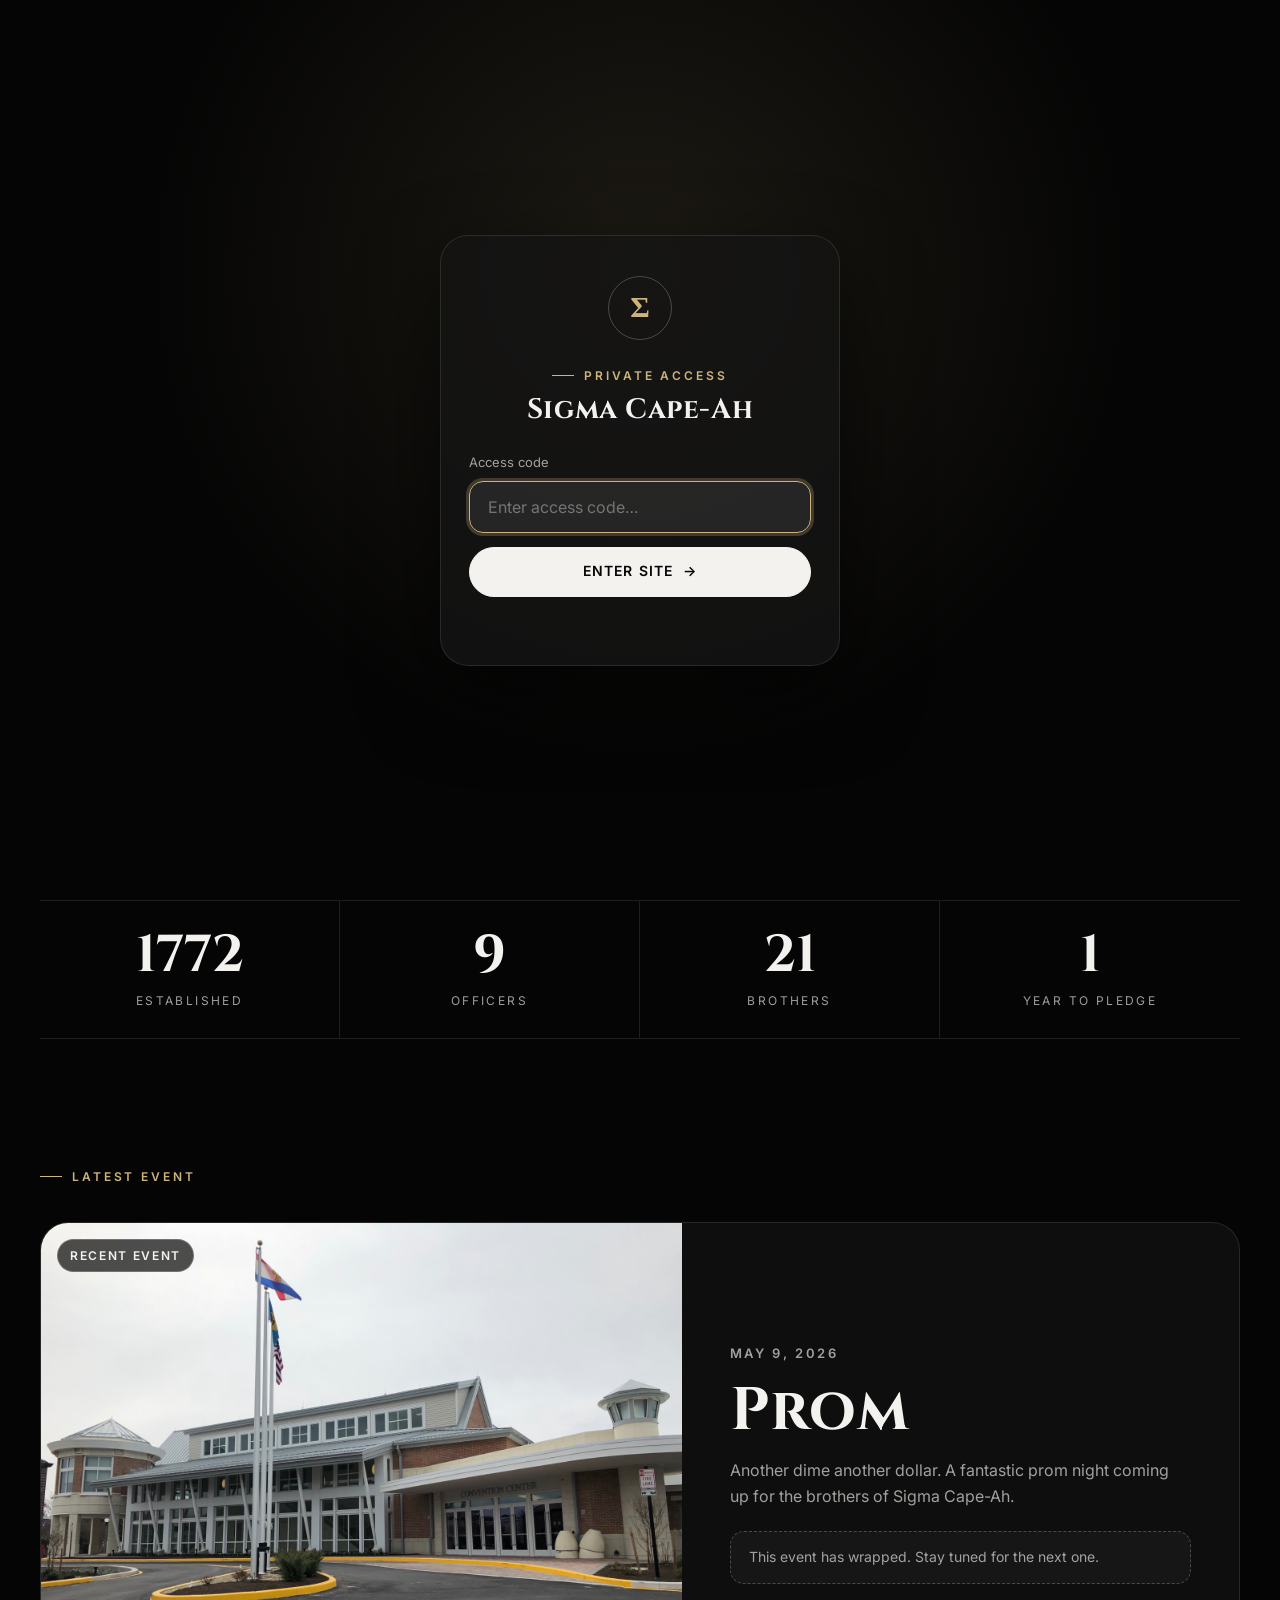
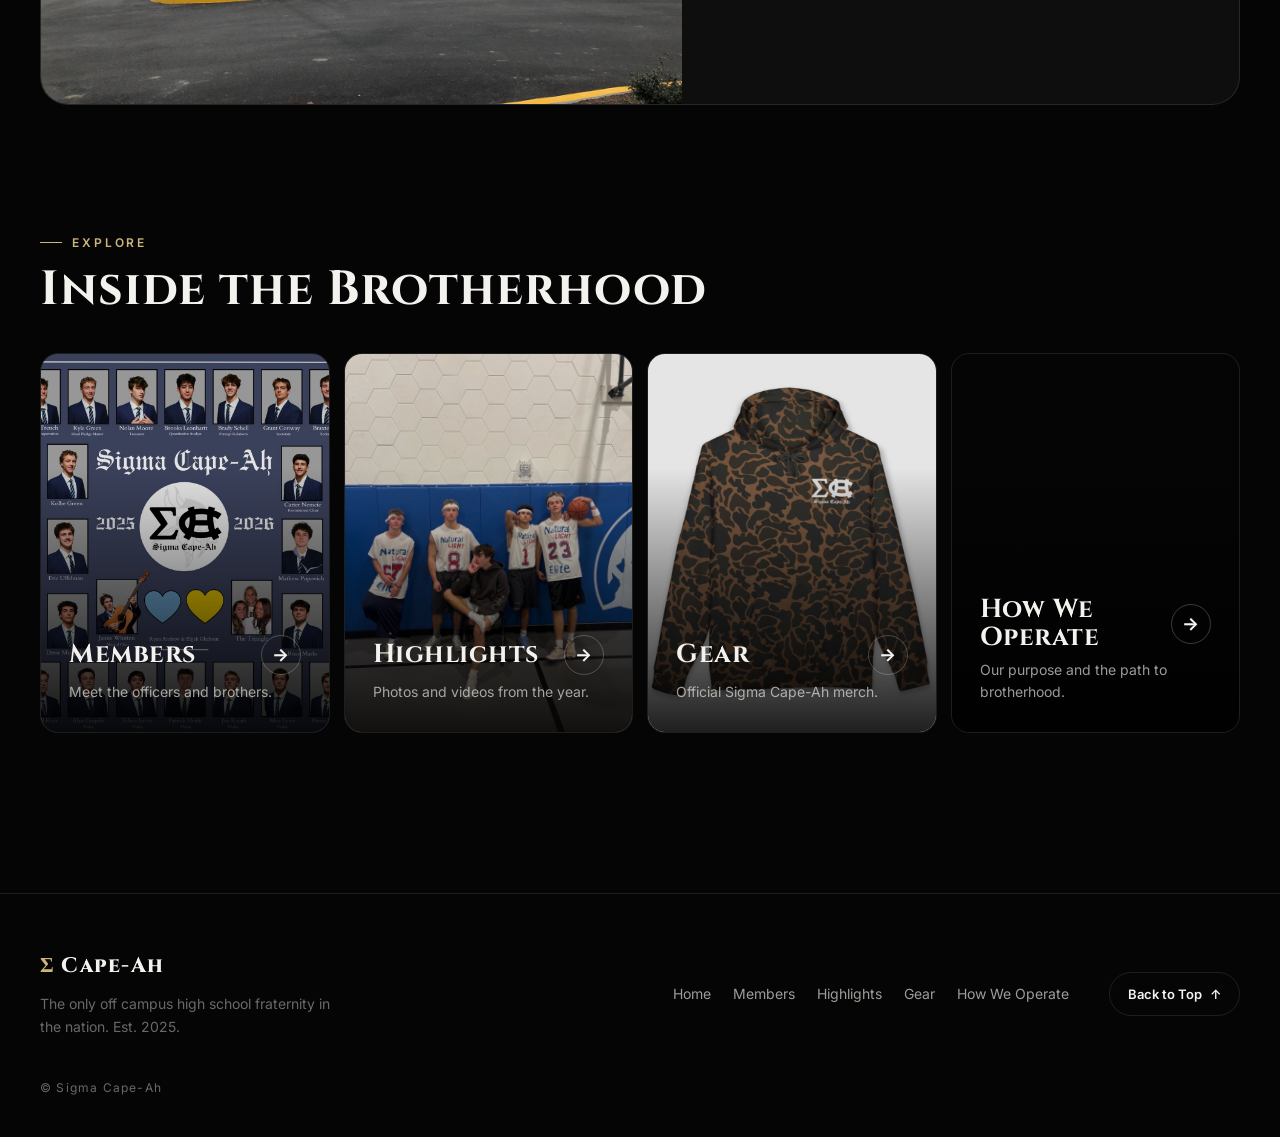
<file: index.html>
<!DOCTYPE html>
<html lang="en">
<head>
  <meta charset="UTF-8" />
  <meta name="viewport" content="width=device-width, initial-scale=1.0, viewport-fit=cover" />
  <title>Sigma Cape-Ah</title>
  <meta name="description" content="Sigma Cape-Ah — the only off campus high school fraternity in the nation. Est. 2025." />
  <meta name="theme-color" content="#050505" />
  <meta name="robots" content="noindex, nofollow" />
  <meta property="og:title" content="Sigma Cape-Ah" />
  <meta property="og:description" content="Sigma Cape-Ah — the only off campus high school fraternity in the nation. Est. 2025." />
  <meta property="og:image" content="images/web/hero.jpg" />
  <link rel="icon" href="data:image/svg+xml,%3Csvg xmlns='http://www.w3.org/2000/svg' viewBox='0 0 100 100'%3E%3Crect width='100' height='100' rx='22' fill='%23050505'/%3E%3Ctext x='50' y='70' font-size='62' text-anchor='middle' fill='%23cdb47d' font-family='serif'%3E%CE%A3%3C/text%3E%3C/svg%3E" />

  <link rel="preconnect" href="https://fonts.googleapis.com" />
  <link rel="preconnect" href="https://fonts.gstatic.com" crossorigin />
  <link href="https://fonts.googleapis.com/css2?family=Cinzel:wght@500;600;700;800&family=Inter:wght@300;400;500;600&display=swap" rel="stylesheet" />
  <link rel="stylesheet" href="styles.css?v=22" />

  <script>
    document.documentElement.classList.add("js");
    try { if (localStorage.getItem("siteAccess") === "granted") document.documentElement.classList.add("access-granted"); } catch (e) {}
  </script>
  <script src="script.js?v=22" defer></script>
</head>

<body>

  <div id="passwordOverlay" role="dialog" aria-modal="true" aria-labelledby="gate-title">
    <form class="passwordBox" id="passwordForm" novalidate>
      <div class="sigil" aria-hidden="true">Σ</div>
      <p class="label">Private Access</p>
      <h2 id="gate-title" translate="no">Sigma Cape-Ah</h2>

      <label for="passwordInput">Access code</label>
      <input type="password" id="passwordInput" name="access-code" placeholder="Enter access code…" autocomplete="off" autocapitalize="off" spellcheck="false" required />

      <button type="submit" class="btn" id="passwordButton">Enter Site <span class="arrow" aria-hidden="true">→</span></button>

      <p id="passwordError" role="alert" aria-live="polite"></p>
    </form>
  </div>

  <a class="skip-link" href="#main">Skip to Content</a>

  <header class="navbar">
    <a href="index.html" class="logo" translate="no"><span>Σ</span> Cape-Ah</a>

    <nav class="nav-links" aria-label="Main">
      <a href="index.html" aria-current="page">Home</a>
      <a href="members.html">Members</a>
      <a href="highlights.html">Highlights</a>
      <a href="gear.html">Gear</a>
      <a href="operate.html">How We Operate</a>
    </nav>

    <button class="menu-toggle" type="button" aria-expanded="false" aria-controls="menu-sheet" aria-label="Open menu">
      <span></span><span></span>
    </button>
  </header>

  <nav class="menu-sheet" id="menu-sheet" aria-label="Mobile">
    <a href="index.html" style="--i:0" aria-current="page"><small>01</small>Home</a>
    <a href="members.html" style="--i:1"><small>02</small>Members</a>
    <a href="highlights.html" style="--i:2"><small>03</small>Highlights</a>
    <a href="gear.html" style="--i:3"><small>04</small>Gear</a>
    <a href="operate.html" style="--i:4"><small>05</small>How We Operate</a>
  </nav>

  <main id="main">

    <section class="hero" aria-labelledby="hero-title">
      <img class="hero-bg" src="images/web/hero.jpg" alt="" width="1600" height="900" fetchpriority="high" />

      <div class="hero-content">
        <h1 class="hero-title" id="hero-title" aria-label="Sigma Cape-Ah" translate="no"><span class="word"><span class="ch" style="--i:1">S</span><span class="ch" style="--i:2">i</span><span class="ch" style="--i:3">g</span><span class="ch" style="--i:4">m</span><span class="ch" style="--i:5">a</span></span> <span class="word"><span class="ch" style="--i:6">C</span><span class="ch" style="--i:7">a</span><span class="ch" style="--i:8">p</span><span class="ch" style="--i:9">e</span><span class="ch" style="--i:10">-</span><span class="ch" style="--i:11">A</span><span class="ch" style="--i:12">h</span></span></h1>
        <p class="hero-tagline">The only off campus highschool fraternity in the nation</p>
        <p class="hero-est">Est. 2025</p>
      </div>

      <a class="scroll-cue" href="#upcoming">
        <span class="mouse" aria-hidden="true"></span>
        Scroll for upcoming events
      </a>
    </section>

    <div class="wrap">
      <div class="stats reveal" aria-label="By the numbers">
        <div class="stat"><strong data-count="2025">2025</strong><span>Established</span></div>
        <div class="stat"><strong data-count="10">10</strong><span>Officers</span></div>
        <div class="stat"><strong data-count="24">24</strong><span>Brothers</span></div>
        <div class="stat"><strong data-count="1">1</strong><span>Year to Pledge</span></div>
      </div>
    </div>

    <section class="section" id="upcoming" aria-labelledby="event-title">
      <div class="wrap">
        <div class="section-head reveal">
          <div>
            <p class="label" data-event-label>Upcoming Event</p>
          </div>
        </div>

        <article class="event-card reveal">
          <div class="event-image">
            <img src="images/web/event1.jpg" alt="Venue for the upcoming prom" width="1600" height="1200" loading="lazy" decoding="async" />
            <span class="event-badge" data-event-badge>Upcoming</span>
          </div>

          <div class="event-info">
            <p class="event-date"><time datetime="2026-05-09" data-event-date="2026-05-09T00:00:00">May 9, 2026</time></p>
            <h2 id="event-title">Prom</h2>
            <p>Another dime another dollar. A fantastic prom night coming up for the brothers of Sigma Cape-Ah.</p>

            <div class="countdown" data-countdown="2026-05-09T18:00:00" aria-label="Time until the event">
              <div><strong data-d>0</strong><span>Days</span></div>
              <div><strong data-h>00</strong><span>Hours</span></div>
              <div><strong data-m>00</strong><span>Min</span></div>
              <div><strong data-s>00</strong><span>Sec</span></div>
            </div>
          </div>
        </article>
      </div>
    </section>

    <section class="section" aria-labelledby="explore-title" style="padding-top:0">
      <div class="wrap">
        <div class="section-head reveal">
          <div>
            <p class="label">Explore</p>
            <h2 id="explore-title">Inside the Brotherhood</h2>
          </div>
        </div>
        <div class="tiles">
        <a href="members.html" class="tile reveal" style="--d:0">
          <img src="images/web/members-hero.jpg" alt="" width="1600" height="1250" loading="lazy" decoding="async" />
          <div class="tile-text">
            <h3>Members <span class="arrow" aria-hidden="true">→</span></h3>
            <p>Meet the officers and brothers.</p>
          </div>
        </a>
        <a href="highlights.html" class="tile reveal" style="--d:1">
          <img src="images/web/highlight1.jpg" alt="" width="1200" height="1600" loading="lazy" decoding="async" />
          <div class="tile-text">
            <h3>Highlights <span class="arrow" aria-hidden="true">→</span></h3>
            <p>Photos and videos from the year.</p>
          </div>
        </a>
        <a href="gear.html" class="tile reveal" style="--d:2">
          <img src="images/web/product2.png" alt="" width="990" height="1000" loading="lazy" decoding="async" />
          <div class="tile-text">
            <h3>Gear <span class="arrow" aria-hidden="true">→</span></h3>
            <p>Official Sigma Cape-Ah merch.</p>
          </div>
        </a>
        <a href="operate.html" class="tile reveal" style="--d:3">
          <img src="images/web/about2.jpg" alt="" width="1600" height="1200" loading="lazy" decoding="async" />
          <div class="tile-text">
            <h3>How We Operate <span class="arrow" aria-hidden="true">→</span></h3>
            <p>Our purpose and the path to brotherhood.</p>
          </div>
        </a>
        </div>
      </div>
    </section>

  </main>

  <footer class="site-footer">
    <div class="wrap footer-inner">
      <div class="footer-brand">
        <a href="index.html" class="logo" translate="no"><span>Σ</span> Cape-Ah</a>
        <p>The only off campus high school fraternity in the nation. Est.&nbsp;2025.</p>
      </div>
      <nav class="footer-links" aria-label="Footer">
        <a href="index.html">Home</a>
        <a href="members.html">Members</a>
        <a href="highlights.html">Highlights</a>
        <a href="gear.html">Gear</a>
        <a href="operate.html">How We Operate</a>
      </nav>
      <button class="to-top" type="button" data-to-top>Back to Top <span aria-hidden="true">↑</span></button>
      <p class="footer-copy" translate="no">© Sigma Cape-Ah</p>
    </div>
  </footer>

</body>
</html>
</file>
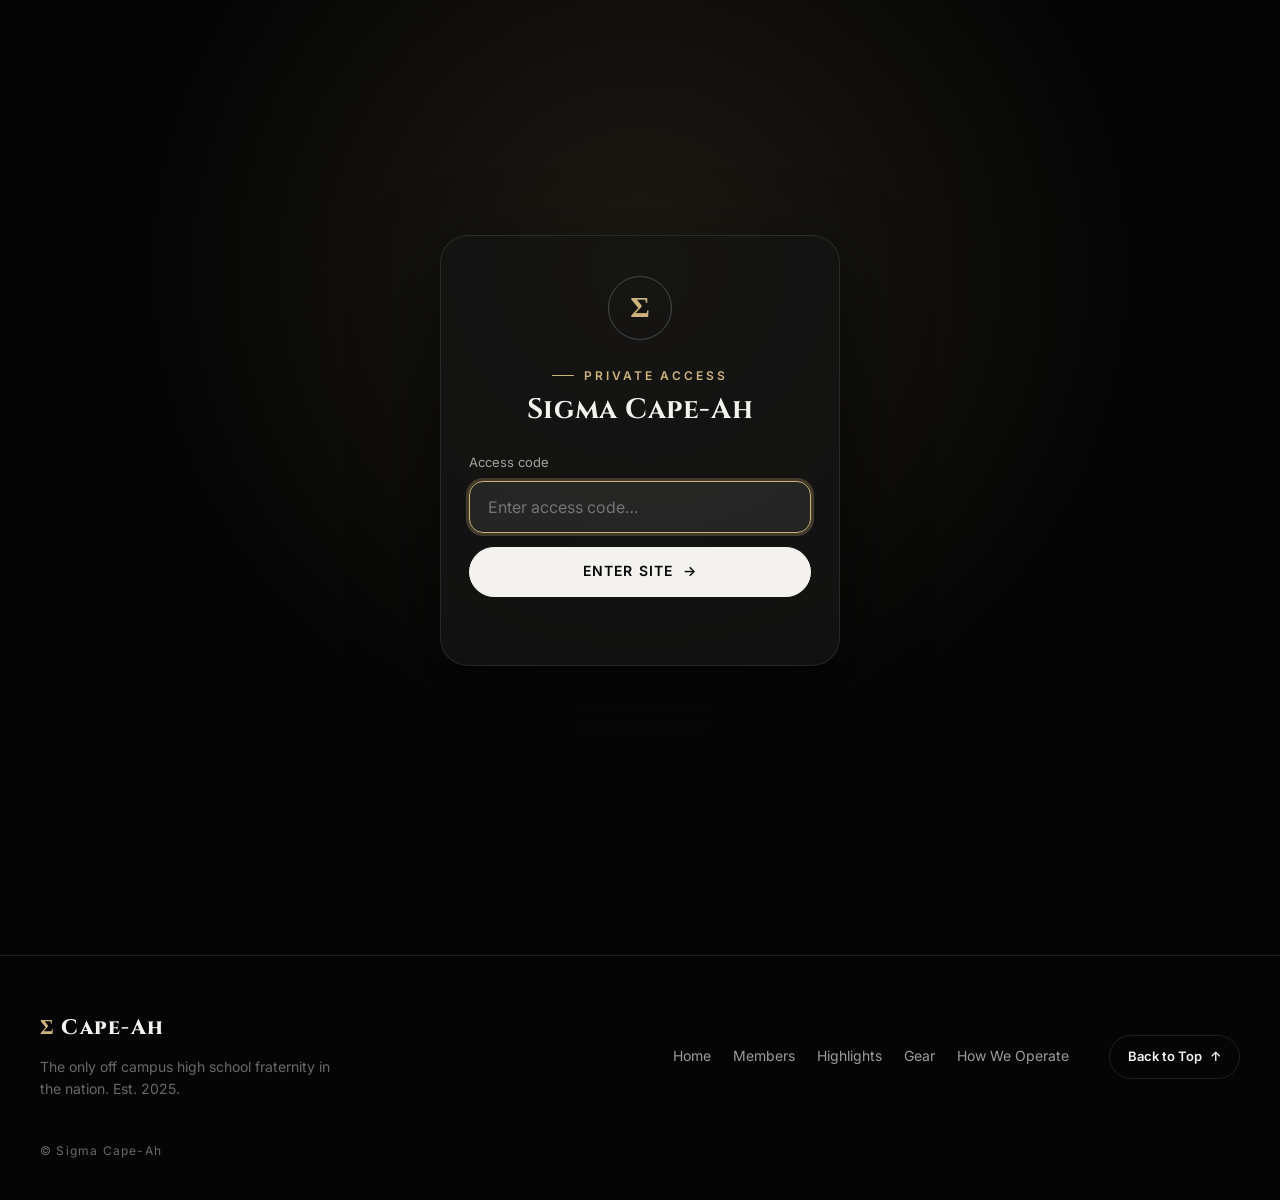
<file: gear.html>
<!DOCTYPE html>
<html lang="en">
<head>
  <meta charset="UTF-8" />
  <meta name="viewport" content="width=device-width, initial-scale=1.0, viewport-fit=cover" />
  <title>Gear | Sigma Cape-Ah</title>
  <meta name="description" content="Official Sigma Cape-Ah merch: tees, hoodies, vests, and quarter zips." />
  <meta name="theme-color" content="#050505" />
  <meta name="robots" content="noindex, nofollow" />
  <meta property="og:title" content="Gear | Sigma Cape-Ah" />
  <meta property="og:description" content="Official Sigma Cape-Ah merch: tees, hoodies, vests, and quarter zips." />
  <meta property="og:image" content="images/web/hero.jpg" />
  <link rel="icon" href="data:image/svg+xml,%3Csvg xmlns='http://www.w3.org/2000/svg' viewBox='0 0 100 100'%3E%3Crect width='100' height='100' rx='22' fill='%23050505'/%3E%3Ctext x='50' y='70' font-size='62' text-anchor='middle' fill='%23cdb47d' font-family='serif'%3E%CE%A3%3C/text%3E%3C/svg%3E" />

  <link rel="preconnect" href="https://fonts.googleapis.com" />
  <link rel="preconnect" href="https://fonts.gstatic.com" crossorigin />
  <link href="https://fonts.googleapis.com/css2?family=Cinzel:wght@500;600;700;800&family=Inter:wght@300;400;500;600&display=swap" rel="stylesheet" />
  <link rel="stylesheet" href="styles.css?v=22" />

  <script>
    document.documentElement.classList.add("js");
    try { if (localStorage.getItem("siteAccess") === "granted") document.documentElement.classList.add("access-granted"); } catch (e) {}
  </script>
  <script src="script.js?v=22" defer></script>
</head>

<body>

  <div id="passwordOverlay" role="dialog" aria-modal="true" aria-labelledby="gate-title">
    <form class="passwordBox" id="passwordForm" novalidate>
      <div class="sigil" aria-hidden="true">Σ</div>
      <p class="label">Private Access</p>
      <h2 id="gate-title" translate="no">Sigma Cape-Ah</h2>

      <label for="passwordInput">Access code</label>
      <input type="password" id="passwordInput" name="access-code" placeholder="Enter access code…" autocomplete="off" autocapitalize="off" spellcheck="false" required />

      <button type="submit" class="btn" id="passwordButton">Enter Site <span class="arrow" aria-hidden="true">→</span></button>

      <p id="passwordError" role="alert" aria-live="polite"></p>
    </form>
  </div>

  <a class="skip-link" href="#main">Skip to Content</a>

  <header class="navbar">
    <a href="index.html" class="logo" translate="no"><span>Σ</span> Cape-Ah</a>

    <nav class="nav-links" aria-label="Main">
      <a href="index.html">Home</a>
      <a href="members.html">Members</a>
      <a href="highlights.html">Highlights</a>
      <a href="gear.html" aria-current="page">Gear</a>
      <a href="operate.html">How We Operate</a>
    </nav>

    <button class="menu-toggle" type="button" aria-expanded="false" aria-controls="menu-sheet" aria-label="Open menu">
      <span></span><span></span>
    </button>
  </header>

  <nav class="menu-sheet" id="menu-sheet" aria-label="Mobile">
    <a href="index.html" style="--i:0"><small>01</small>Home</a>
    <a href="members.html" style="--i:1"><small>02</small>Members</a>
    <a href="highlights.html" style="--i:2"><small>03</small>Highlights</a>
    <a href="gear.html" style="--i:3" aria-current="page"><small>04</small>Gear</a>
    <a href="operate.html" style="--i:4"><small>05</small>How We Operate</a>
  </nav>

  <main id="main">

    <section class="page-head">
      <div class="wrap">
        <p class="label reveal">Official Merch</p>
        <h1 class="reveal" style="--d:1">Buy Your Merch Here</h1>
        <p class="reveal" style="--d:2">Every piece ships through our Etsy shop.</p>
      </div>
    </section>

    <section class="section" aria-label="Products" style="padding-top:24px">
      <div class="wrap">
        <div class="gear-grid">
        <a href="product1.html" class="gear-card reveal" style="--d:0">
          <div class="gear-img">
            <img src="images/web/product1.png" alt="" width="997" height="1000" loading="lazy" decoding="async" />
          </div>
          <div class="gear-meta">
            <h2>Golf The Open Tee</h2>
            <span class="price">$18.57+</span>
          </div>
        </a>
        <a href="product2.html" class="gear-card reveal" style="--d:1">
          <div class="gear-img">
            <img src="images/web/product2.png" alt="" width="990" height="1000" loading="lazy" decoding="async" />
          </div>
          <div class="gear-meta">
            <h2>Camo First Edition Hoodie</h2>
            <span class="price">$62.23+</span>
          </div>
        </a>
        <a href="product3.html" class="gear-card reveal" style="--d:2">
          <div class="gear-img">
            <img src="images/web/product3.jpg" alt="" width="968" height="1000" loading="lazy" decoding="async" class="fill" />
          </div>
          <div class="gear-meta">
            <h2>Men&#x27;s Soft Shell Vest</h2>
            <span class="price">$51.39+</span>
          </div>
        </a>
        <a href="product4.html" class="gear-card reveal" style="--d:3">
          <div class="gear-img">
            <img src="images/web/product4.jpg" alt="" width="1000" height="978" loading="lazy" decoding="async" class="fill" />
          </div>
          <div class="gear-meta">
            <h2>Stretch Quarter Zip Pullover</h2>
            <span class="price">$51.10+</span>
          </div>
        </a>
        </div>
      </div>
    </section>

  </main>

  <footer class="site-footer">
    <div class="wrap footer-inner">
      <div class="footer-brand">
        <a href="index.html" class="logo" translate="no"><span>Σ</span> Cape-Ah</a>
        <p>The only off campus high school fraternity in the nation. Est.&nbsp;2025.</p>
      </div>
      <nav class="footer-links" aria-label="Footer">
        <a href="index.html">Home</a>
        <a href="members.html">Members</a>
        <a href="highlights.html">Highlights</a>
        <a href="gear.html">Gear</a>
        <a href="operate.html">How We Operate</a>
      </nav>
      <button class="to-top" type="button" data-to-top>Back to Top <span aria-hidden="true">↑</span></button>
      <p class="footer-copy" translate="no">© Sigma Cape-Ah</p>
    </div>
  </footer>

</body>
</html>
</file>
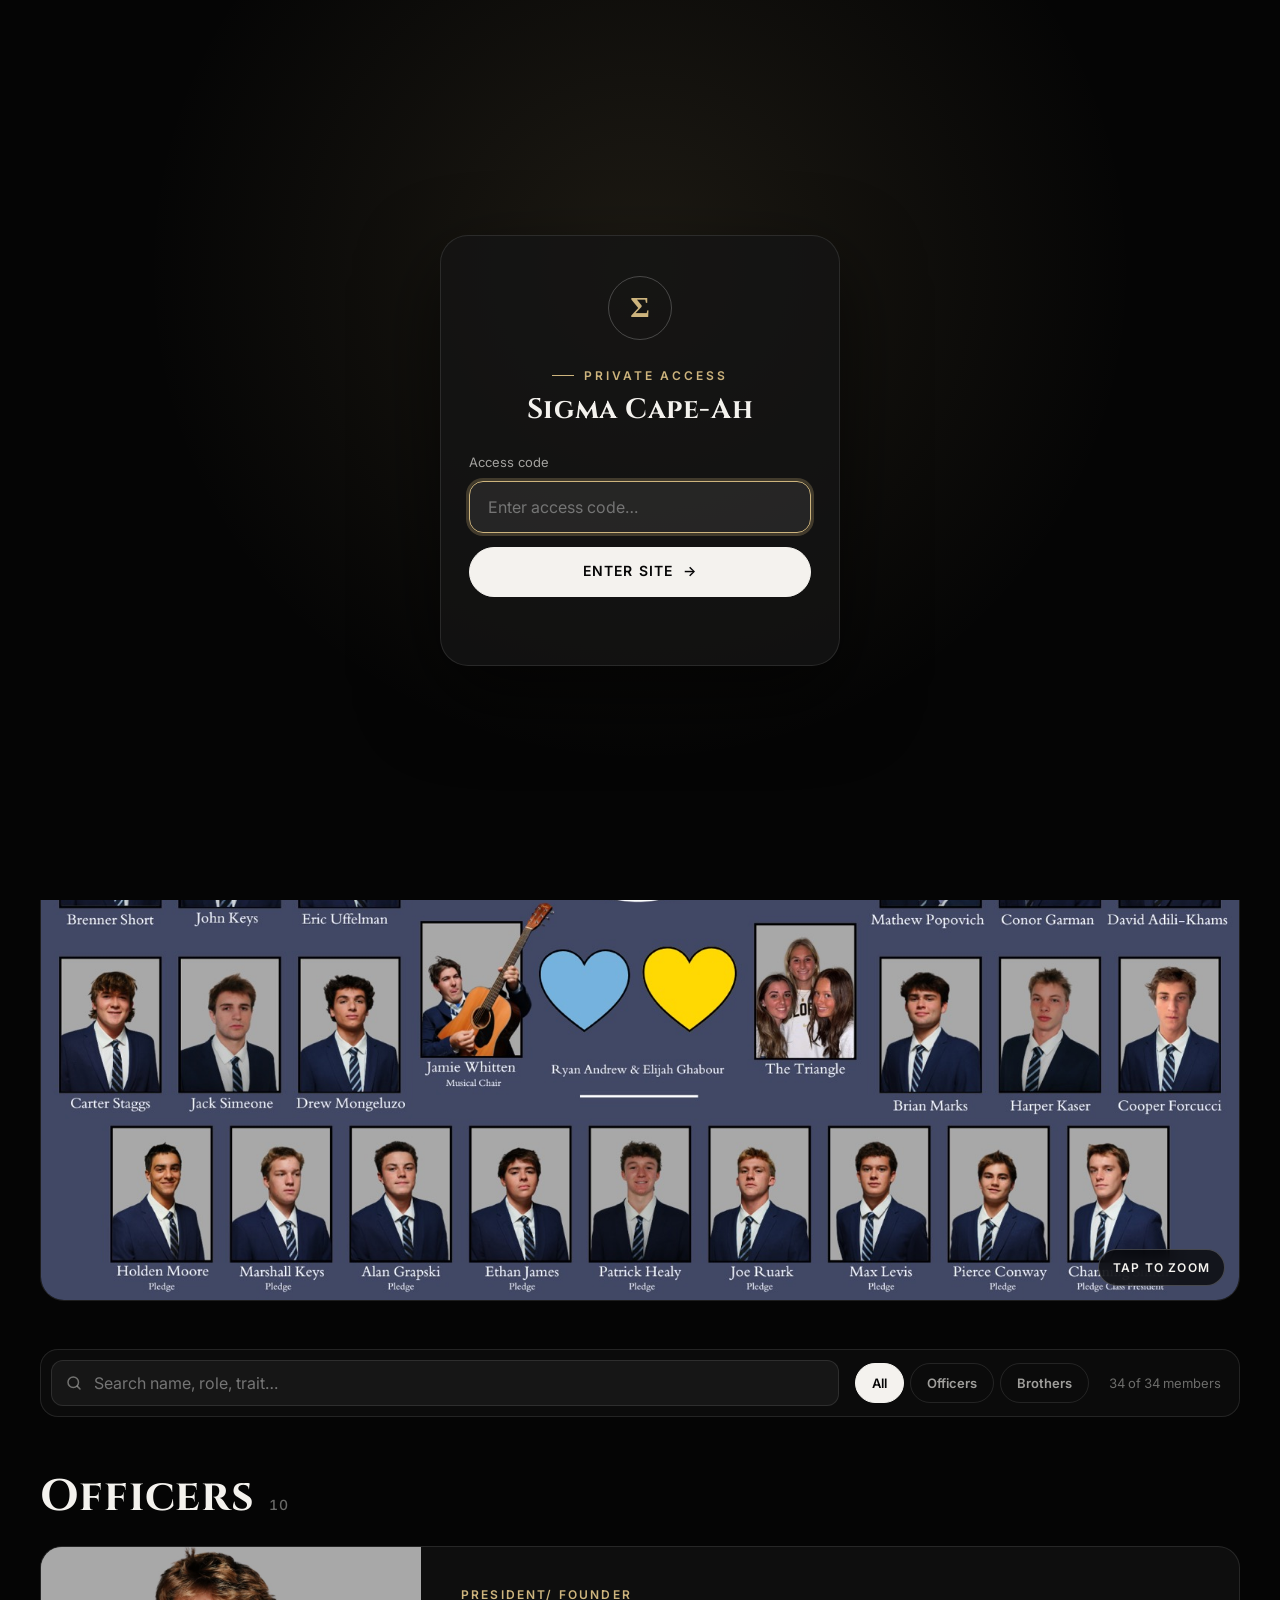
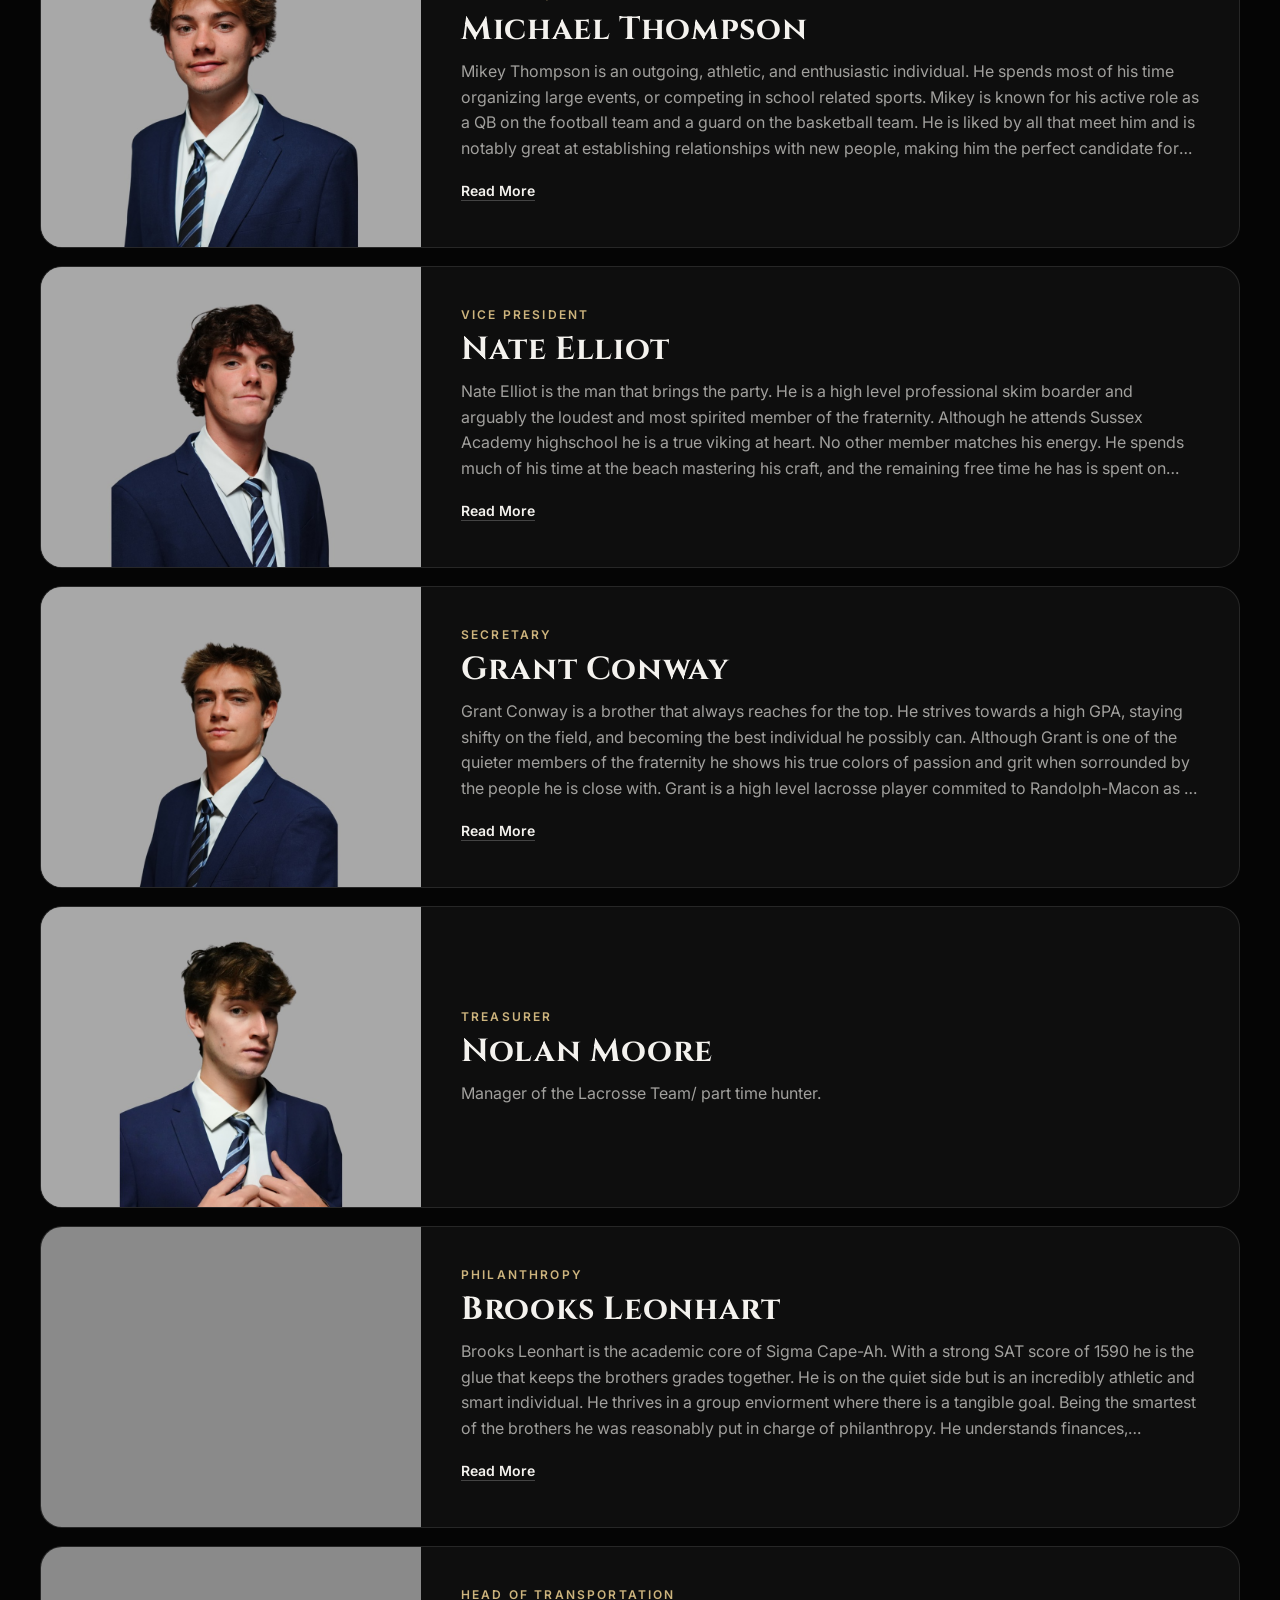
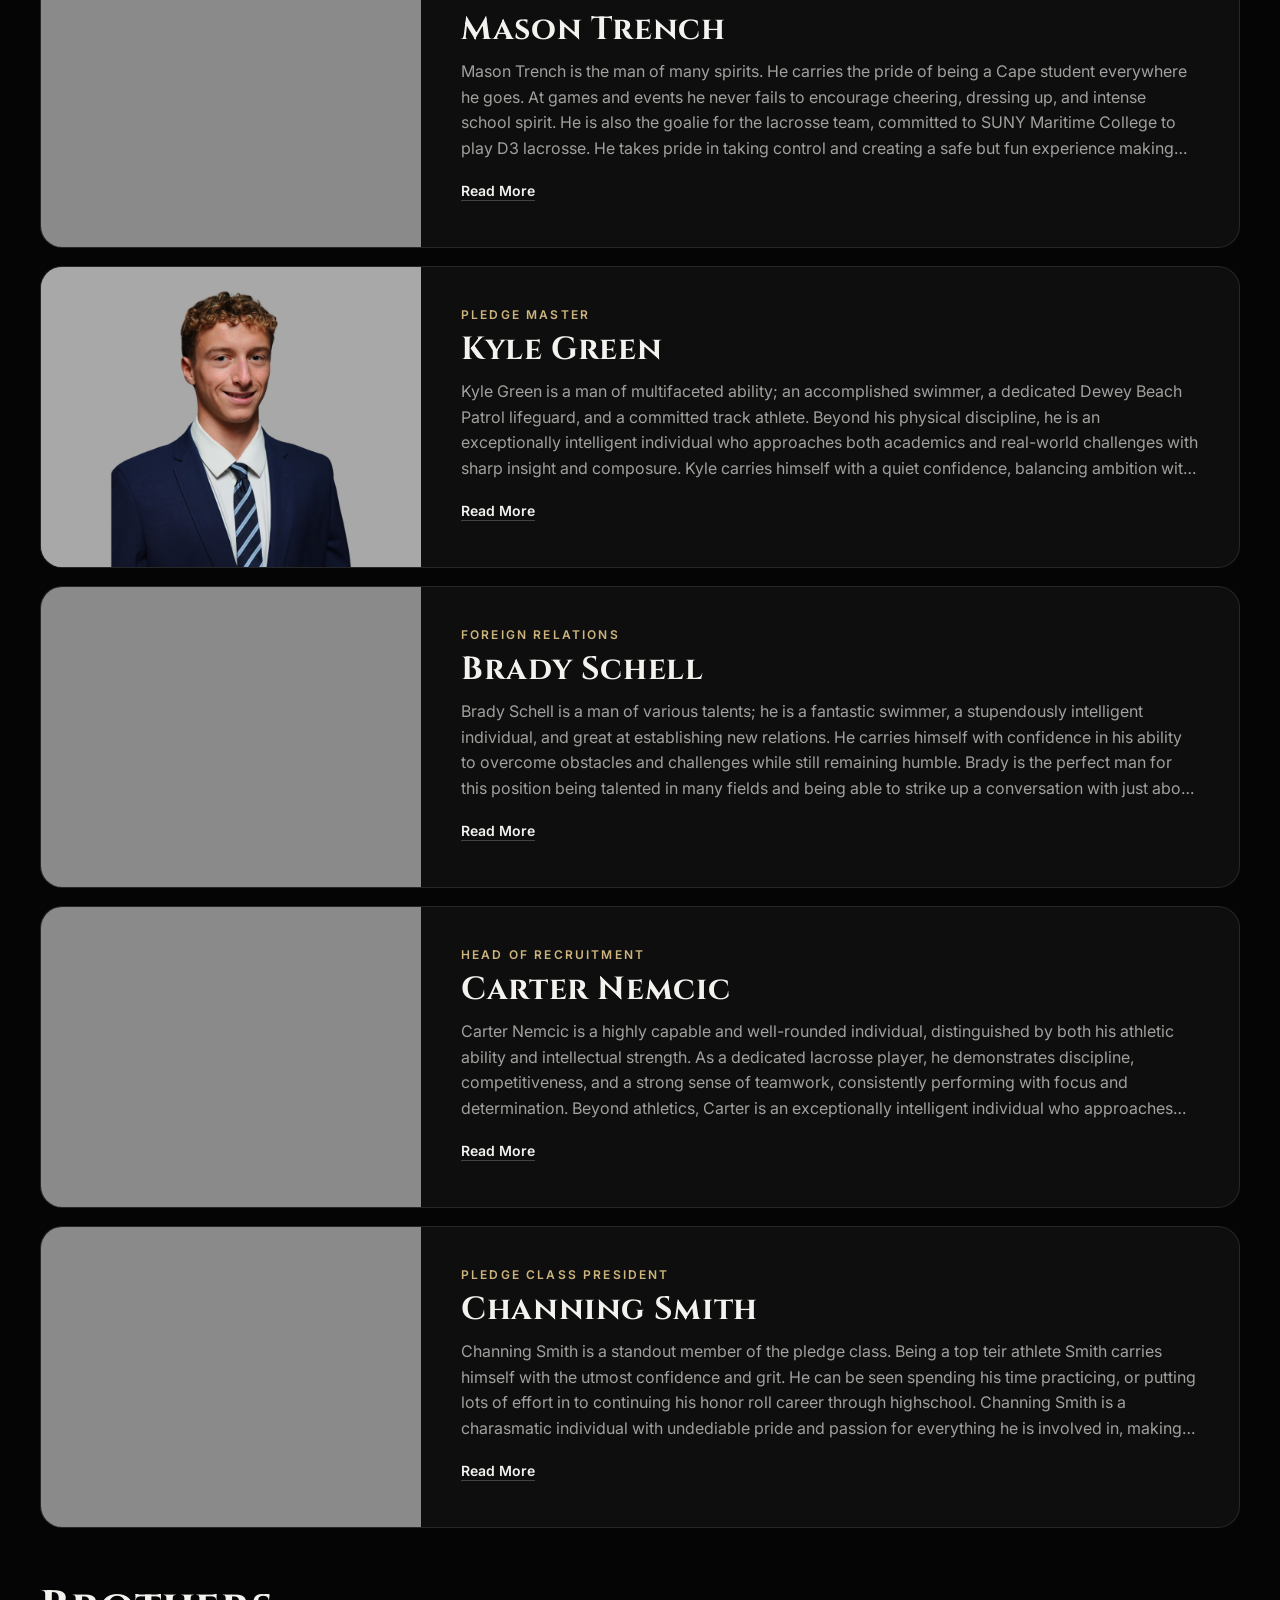
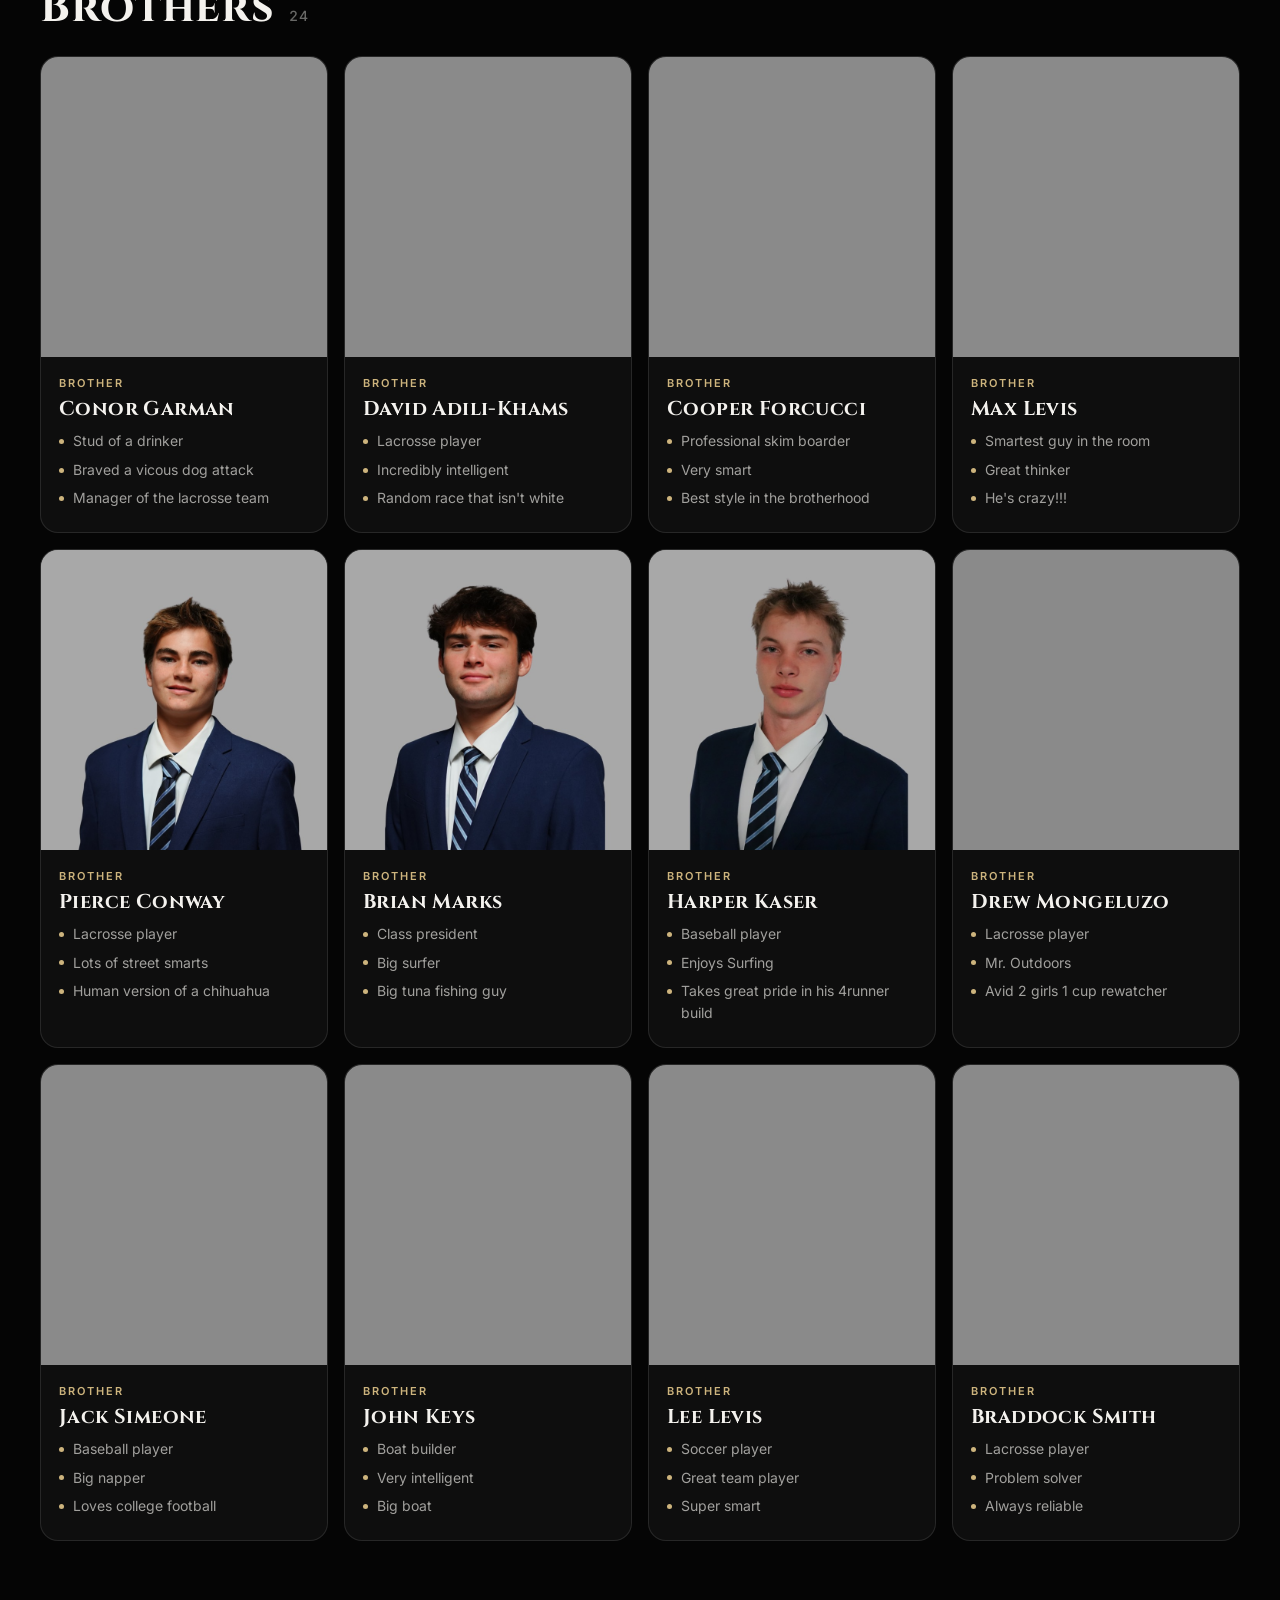
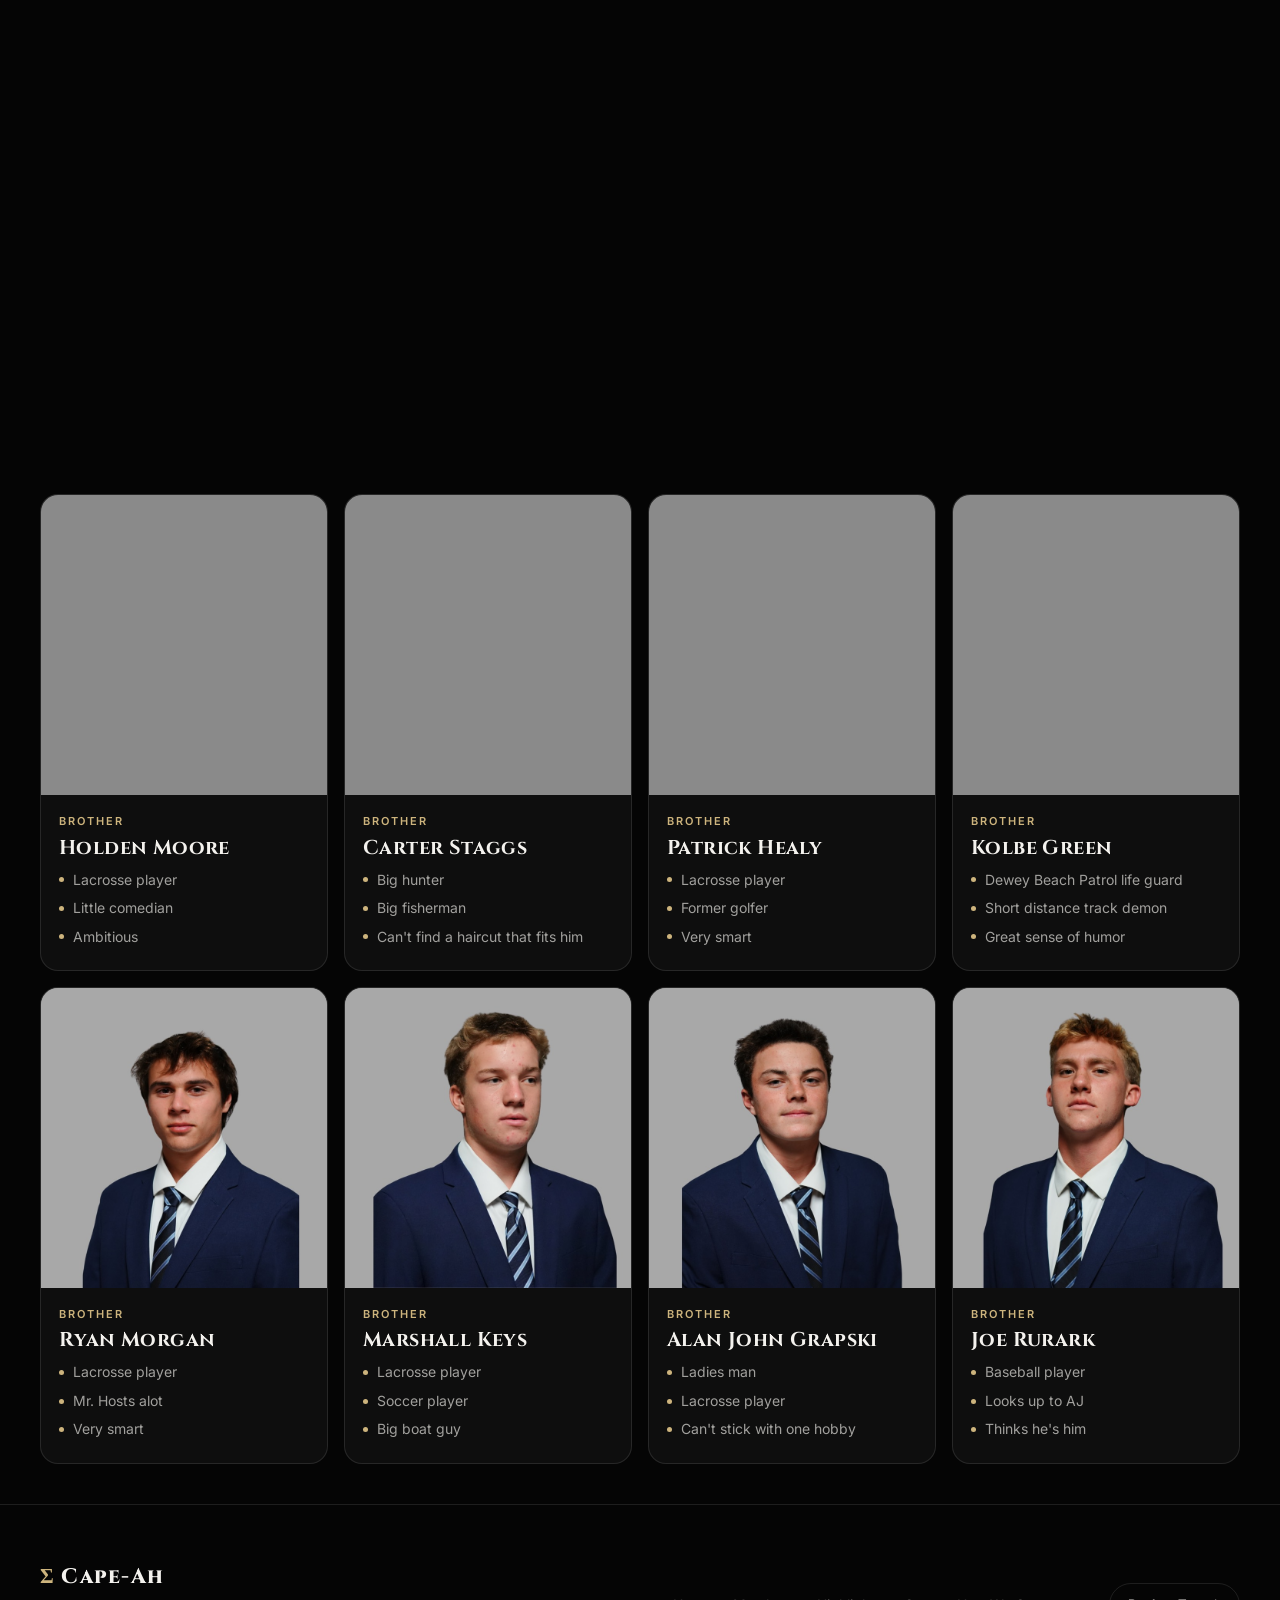
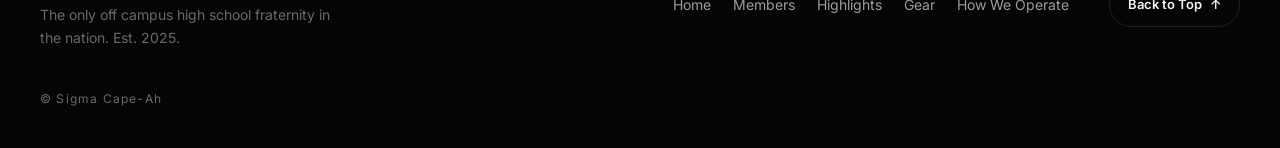
<file: members.html>
<!DOCTYPE html>
<html lang="en">
<head>
  <meta charset="UTF-8" />
  <meta name="viewport" content="width=device-width, initial-scale=1.0, viewport-fit=cover" />
  <title>Members | Sigma Cape-Ah</title>
  <meta name="description" content="Meet the officers and brothers of Sigma Cape-Ah." />
  <meta name="theme-color" content="#050505" />
  <meta name="robots" content="noindex, nofollow" />
  <meta property="og:title" content="Members | Sigma Cape-Ah" />
  <meta property="og:description" content="Meet the officers and brothers of Sigma Cape-Ah." />
  <meta property="og:image" content="images/web/hero.jpg" />
  <link rel="icon" href="data:image/svg+xml,%3Csvg xmlns='http://www.w3.org/2000/svg' viewBox='0 0 100 100'%3E%3Crect width='100' height='100' rx='22' fill='%23050505'/%3E%3Ctext x='50' y='70' font-size='62' text-anchor='middle' fill='%23cdb47d' font-family='serif'%3E%CE%A3%3C/text%3E%3C/svg%3E" />

  <link rel="preconnect" href="https://fonts.googleapis.com" />
  <link rel="preconnect" href="https://fonts.gstatic.com" crossorigin />
  <link href="https://fonts.googleapis.com/css2?family=Cinzel:wght@500;600;700;800&family=Inter:wght@300;400;500;600&display=swap" rel="stylesheet" />
  <link rel="stylesheet" href="styles.css?v=22" />

  <script>
    document.documentElement.classList.add("js");
    try { if (localStorage.getItem("siteAccess") === "granted") document.documentElement.classList.add("access-granted"); } catch (e) {}
  </script>
  <script src="script.js?v=22" defer></script>
</head>

<body>

  <div id="passwordOverlay" role="dialog" aria-modal="true" aria-labelledby="gate-title">
    <form class="passwordBox" id="passwordForm" novalidate>
      <div class="sigil" aria-hidden="true">Σ</div>
      <p class="label">Private Access</p>
      <h2 id="gate-title" translate="no">Sigma Cape-Ah</h2>

      <label for="passwordInput">Access code</label>
      <input type="password" id="passwordInput" name="access-code" placeholder="Enter access code…" autocomplete="off" autocapitalize="off" spellcheck="false" required />

      <button type="submit" class="btn" id="passwordButton">Enter Site <span class="arrow" aria-hidden="true">→</span></button>

      <p id="passwordError" role="alert" aria-live="polite"></p>
    </form>
  </div>

  <a class="skip-link" href="#main">Skip to Content</a>

  <header class="navbar">
    <a href="index.html" class="logo" translate="no"><span>Σ</span> Cape-Ah</a>

    <nav class="nav-links" aria-label="Main">
      <a href="index.html">Home</a>
      <a href="members.html" aria-current="page">Members</a>
      <a href="highlights.html">Highlights</a>
      <a href="gear.html">Gear</a>
      <a href="operate.html">How We Operate</a>
    </nav>

    <button class="menu-toggle" type="button" aria-expanded="false" aria-controls="menu-sheet" aria-label="Open menu">
      <span></span><span></span>
    </button>
  </header>

  <nav class="menu-sheet" id="menu-sheet" aria-label="Mobile">
    <a href="index.html" style="--i:0"><small>01</small>Home</a>
    <a href="members.html" style="--i:1" aria-current="page"><small>02</small>Members</a>
    <a href="highlights.html" style="--i:2"><small>03</small>Highlights</a>
    <a href="gear.html" style="--i:3"><small>04</small>Gear</a>
    <a href="operate.html" style="--i:4"><small>05</small>How We Operate</a>
  </nav>

  <main id="main">

    <section class="page-head">
      <div class="wrap">
        <p class="label reveal">The Brotherhood</p>
        <h1 class="reveal" style="--d:1">Members</h1>
        <p class="reveal" style="--d:2">10 officers and 24 brothers. Tap the composite to zoom in.</p>
      </div>
    </section>

    <div class="wrap">
      <button class="poster reveal" type="button" data-lightbox="poster" data-src="images/members-hero.png" data-alt="Sigma Cape-Ah 2025–2026 composite of all members">
        <img src="images/web/members-hero.jpg" alt="Sigma Cape-Ah 2025–2026 composite of all members" width="1600" height="1250" fetchpriority="high" />
        <span class="hint" aria-hidden="true">Tap to Zoom</span>
      </button>

      <div class="member-tools" role="search">
        <div class="search">
          <svg viewBox="0 0 24 24" fill="none" stroke="currentColor" stroke-width="2" stroke-linecap="round" aria-hidden="true"><circle cx="11" cy="11" r="7"/><path d="M20 20l-3.5-3.5"/></svg>
          <label for="member-search" class="sr-only">Search members</label>
          <input type="search" id="member-search" name="q" placeholder="Search name, role, trait…" autocomplete="off" spellcheck="false" />
        </div>
        <div class="chips" role="group" aria-label="Show">
          <button class="chip" type="button" data-filter="all" aria-pressed="true">All</button>
          <button class="chip" type="button" data-filter="officers" aria-pressed="false">Officers</button>
          <button class="chip" type="button" data-filter="brothers" aria-pressed="false">Brothers</button>
        </div>
        <p class="result-count" id="result-count" aria-live="polite">34 members</p>
      </div>

      <section data-group aria-labelledby="officers-title">
        <h2 class="group-title" id="officers-title">Officers <small>10</small></h2>
        <div class="officers">
          <article class="member-card reveal" data-member="michael thompson president/ founder" data-kind="officers" style="--d:0">
            <div class="member-photo">
              <img src="images/web/member1.jpg" alt="Portrait of Michael Thompson" width="1000" height="781" loading="lazy" decoding="async" />
            </div>
            <div class="member-body">
              <p class="member-role">President/ Founder</p>
              <h3>Michael Thompson</h3>
              <p class="bio clamped" id="bio-1">Mikey Thompson is an outgoing, athletic, and enthusiastic individual. He spends most of his time organizing large events, or competing in school related sports. Mikey is known for his active role as a QB on the football team and a guard on the basketball team. He is liked by all that meet him and is notably great at establishing relationships with new people, making him the perfect candidate for the role of Sigma Cape-Ah president.</p>
              <button class="bio-toggle" type="button" aria-expanded="false" aria-controls="bio-1">Read More</button>
            </div>
          </article>
          <article class="member-card reveal" data-member="nate elliot vice president" data-kind="officers" style="--d:1">
            <div class="member-photo">
              <img src="images/web/member2.jpg" alt="Portrait of Nate Elliot" width="1000" height="781" loading="lazy" decoding="async" />
            </div>
            <div class="member-body">
              <p class="member-role">Vice President</p>
              <h3>Nate Elliot</h3>
              <p class="bio clamped" id="bio-2">Nate Elliot is the man that brings the party. He is a high level professional skim boarder and arguably the loudest and most spirited member of the fraternity. Although he attends Sussex Academy highschool he is a true viking at heart. No other member matches his energy. He spends much of his time at the beach mastering his craft, and the remaining free time he has is spent on encouraging get togethers.</p>
              <button class="bio-toggle" type="button" aria-expanded="false" aria-controls="bio-2">Read More</button>
            </div>
          </article>
          <article class="member-card reveal" data-member="grant conway secretary" data-kind="officers" style="--d:0">
            <div class="member-photo">
              <img src="images/web/member3.jpg" alt="Portrait of Grant Conway" width="1000" height="781" loading="lazy" decoding="async" />
            </div>
            <div class="member-body">
              <p class="member-role">Secretary</p>
              <h3>Grant Conway</h3>
              <p class="bio clamped" id="bio-3">Grant Conway is a brother that always reaches for the top. He strives towards a high GPA, staying shifty on the field, and becoming the best individual he possibly can. Although Grant is one of the quieter members of the fraternity he shows his true colors of passion and grit when sorrounded by the people he is close with. Grant is a high level lacrosse player commited to Randolph-Macon as a class of 2030 Yellow Jacket and accurately represents what Sigma Cape-Ah stands for.</p>
              <button class="bio-toggle" type="button" aria-expanded="false" aria-controls="bio-3">Read More</button>
            </div>
          </article>
          <article class="member-card reveal" data-member="nolan moore treasurer" data-kind="officers" style="--d:1">
            <div class="member-photo">
              <img src="images/web/member4.jpg" alt="Portrait of Nolan Moore" width="1000" height="781" loading="lazy" decoding="async" />
            </div>
            <div class="member-body">
              <p class="member-role">Treasurer</p>
              <h3>Nolan Moore</h3>
              <p class="bio clamped" id="bio-4">Manager of the Lacrosse Team/ part time hunter.</p>
              <button class="bio-toggle" type="button" aria-expanded="false" aria-controls="bio-4">Read More</button>
            </div>
          </article>
          <article class="member-card reveal" data-member="brooks leonhart philanthropy" data-kind="officers" style="--d:0">
            <div class="member-photo">
              <img src="images/web/member6.jpg" alt="Portrait of Brooks Leonhart" width="1000" height="781" loading="lazy" decoding="async" />
            </div>
            <div class="member-body">
              <p class="member-role">Philanthropy</p>
              <h3>Brooks Leonhart</h3>
              <p class="bio clamped" id="bio-6">Brooks Leonhart is the academic core of Sigma Cape-Ah. With a strong SAT score of 1590 he is the glue that keeps the brothers grades together. He is on the quiet side but is an incredibly athletic and smart individual. He thrives in a group enviorment where there is a tangible goal. Being the smartest of the brothers he was reasonably put in charge of philanthropy. He understands finances, movemenet of assets and takes pride in volunteering and community service making him the perfect candidate for head of philanthropy.</p>
              <button class="bio-toggle" type="button" aria-expanded="false" aria-controls="bio-6">Read More</button>
            </div>
          </article>
          <article class="member-card reveal" data-member="mason trench head of transportation" data-kind="officers" style="--d:1">
            <div class="member-photo">
              <img src="images/web/member7.jpg" alt="Portrait of Mason Trench" width="1000" height="781" loading="lazy" decoding="async" />
            </div>
            <div class="member-body">
              <p class="member-role">Head of Transportation</p>
              <h3>Mason Trench</h3>
              <p class="bio clamped" id="bio-7">Mason Trench is the man of many spirits. He carries the pride of being a Cape student everywhere he goes. At games and events he never fails to encourage cheering, dressing up, and intense school spirit. He is also the goalie for the lacrosse team, committed to SUNY Maritime College to play D3 lacrosse. He takes pride in taking control and creating a safe but fun experience making him perfect for the head of transportation position.</p>
              <button class="bio-toggle" type="button" aria-expanded="false" aria-controls="bio-7">Read More</button>
            </div>
          </article>
          <article class="member-card reveal" data-member="kyle green pledge master" data-kind="officers" style="--d:0">
            <div class="member-photo">
              <img src="images/web/member8.jpg" alt="Portrait of Kyle Green" width="1000" height="781" loading="lazy" decoding="async" />
            </div>
            <div class="member-body">
              <p class="member-role">Pledge Master</p>
              <h3>Kyle Green</h3>
              <p class="bio clamped" id="bio-8">Kyle Green is a man of multifaceted ability; an accomplished swimmer, a dedicated Dewey Beach Patrol lifeguard, and a committed track athlete. Beyond his physical discipline, he is an exceptionally intelligent individual who approaches both academics and real-world challenges with sharp insight and composure. Kyle carries himself with a quiet confidence, balancing ambition with humility, and consistently demonstrates a strong work ethic in everything he pursues. His charismatic presence and natural ability to connect with others make him not only approachable, but genuinely respected among his peers. Kyle embodies the values of Sigma Cape-Ah through his leadership, character, and well-rounded excellence.</p>
              <button class="bio-toggle" type="button" aria-expanded="false" aria-controls="bio-8">Read More</button>
            </div>
          </article>
          <article class="member-card reveal" data-member="brady schell foreign relations" data-kind="officers" style="--d:1">
            <div class="member-photo">
              <img src="images/web/member9.jpg" alt="Portrait of Brady Schell" width="1000" height="781" loading="lazy" decoding="async" />
            </div>
            <div class="member-body">
              <p class="member-role">Foreign Relations</p>
              <h3>Brady Schell</h3>
              <p class="bio clamped" id="bio-9">Brady Schell is a man of various talents; he is a fantastic swimmer, a stupendously intelligent individual, and great at establishing new relations. He carries himself with confidence in his ability to overcome obstacles and challenges while still remaining humble. Brady is the perfect man for this position being talented in many fields and being able to strike up a conversation with just about anyone, he perfectly represents what Sigma Cape-Ah stands for the in foreign relationships divison.</p>
              <button class="bio-toggle" type="button" aria-expanded="false" aria-controls="bio-9">Read More</button>
            </div>
          </article>
          <article class="member-card reveal" data-member="carter nemcic head of recruitment" data-kind="officers" style="--d:0">
            <div class="member-photo">
              <img src="images/web/member10.jpg" alt="Portrait of Carter Nemcic" width="1000" height="781" loading="lazy" decoding="async" />
            </div>
            <div class="member-body">
              <p class="member-role">Head of Recruitment</p>
              <h3>Carter Nemcic</h3>
              <p class="bio clamped" id="bio-10">Carter Nemcic is a highly capable and well-rounded individual, distinguished by both his athletic ability and intellectual strength. As a dedicated lacrosse player, he demonstrates discipline, competitiveness, and a strong sense of teamwork, consistently performing with focus and determination. Beyond athletics, Carter is an exceptionally intelligent individual who approaches challenges with clarity and composure, allowing him to excel in both academic and real-world environments. He carries himself with confidence while remaining grounded, and his ability to engage thoughtfully with others reflects both his character and maturity. Carter exemplifies the standards of Sigma Cape-Ah through his work ethic, versatility, and refined sense of leadership.</p>
              <button class="bio-toggle" type="button" aria-expanded="false" aria-controls="bio-10">Read More</button>
            </div>
          </article>
          <article class="member-card reveal" data-member="channing smith pledge class president" data-kind="officers" style="--d:1">
            <div class="member-photo">
              <img src="images/web/member11.jpg" alt="Portrait of Channing Smith" width="1000" height="781" loading="lazy" decoding="async" />
            </div>
            <div class="member-body">
              <p class="member-role">Pledge Class President</p>
              <h3>Channing Smith</h3>
              <p class="bio clamped" id="bio-11">Channing Smith is a standout member of the pledge class. Being a top teir athlete Smith carries himself with the utmost confidence and grit. He can be seen spending his time practicing, or putting lots of effort in to continuing his honor roll career through highschool. Channing Smith is a charasmatic individual with undediable pride and passion for everything he is involved in, making him the perfect candidate for the pledge class president.</p>
              <button class="bio-toggle" type="button" aria-expanded="false" aria-controls="bio-11">Read More</button>
            </div>
          </article>
        </div>
      </section>

      <section data-group aria-labelledby="brothers-title">
        <h2 class="group-title" id="brothers-title">Brothers <small>24</small></h2>
        <div class="brothers">
          <article class="brother-card reveal" data-member="conor garman brother stud of a drinker braved a vicous dog attack manager of the lacrosse team" data-kind="brothers" style="--d:0">
            <div class="member-photo">
              <img src="images/web/member12.jpg" alt="Portrait of Conor Garman" width="1000" height="781" loading="lazy" decoding="async" />
            </div>
            <div class="member-body">
              <p class="member-role">Brother</p>
              <h3>Conor Garman</h3>
              <ul class="traits"><li>Stud of a drinker</li><li>Braved a vicous dog attack</li><li>Manager of the lacrosse team</li></ul>
            </div>
          </article>
          <article class="brother-card reveal" data-member="david adili-khams brother lacrosse player incredibly intelligent random race that isn&#x27;t white" data-kind="brothers" style="--d:1">
            <div class="member-photo">
              <img src="images/web/member13.jpg" alt="Portrait of David Adili-Khams" width="1000" height="781" loading="lazy" decoding="async" />
            </div>
            <div class="member-body">
              <p class="member-role">Brother</p>
              <h3>David Adili-Khams</h3>
              <ul class="traits"><li>Lacrosse player</li><li>Incredibly intelligent</li><li>Random race that isn&#x27;t white</li></ul>
            </div>
          </article>
          <article class="brother-card reveal" data-member="cooper forcucci brother professional skim boarder very smart best style in the brotherhood" data-kind="brothers" style="--d:2">
            <div class="member-photo">
              <img src="images/web/member14.jpg" alt="Portrait of Cooper Forcucci" width="1000" height="781" loading="lazy" decoding="async" />
            </div>
            <div class="member-body">
              <p class="member-role">Brother</p>
              <h3>Cooper Forcucci</h3>
              <ul class="traits"><li>Professional skim boarder</li><li>Very smart</li><li>Best style in the brotherhood</li></ul>
            </div>
          </article>
          <article class="brother-card reveal" data-member="max levis brother smartest guy in the room great thinker he&#x27;s crazy!!!" data-kind="brothers" style="--d:3">
            <div class="member-photo">
              <img src="images/web/member15.jpg" alt="Portrait of Max Levis" width="1000" height="781" loading="lazy" decoding="async" />
            </div>
            <div class="member-body">
              <p class="member-role">Brother</p>
              <h3>Max Levis</h3>
              <ul class="traits"><li>Smartest guy in the room</li><li>Great thinker</li><li>He&#x27;s crazy!!!</li></ul>
            </div>
          </article>
          <article class="brother-card reveal" data-member="pierce conway brother lacrosse player lots of street smarts human version of a chihuahua" data-kind="brothers" style="--d:0">
            <div class="member-photo">
              <img src="images/web/member16.jpg" alt="Portrait of Pierce Conway" width="1000" height="781" loading="lazy" decoding="async" />
            </div>
            <div class="member-body">
              <p class="member-role">Brother</p>
              <h3>Pierce Conway</h3>
              <ul class="traits"><li>Lacrosse player</li><li>Lots of street smarts</li><li>Human version of a chihuahua</li></ul>
            </div>
          </article>
          <article class="brother-card reveal" data-member="brian marks brother class president big surfer big tuna fishing guy" data-kind="brothers" style="--d:1">
            <div class="member-photo">
              <img src="images/web/member17.jpg" alt="Portrait of Brian Marks" width="1000" height="781" loading="lazy" decoding="async" />
            </div>
            <div class="member-body">
              <p class="member-role">Brother</p>
              <h3>Brian Marks</h3>
              <ul class="traits"><li>Class president</li><li>Big surfer</li><li>Big tuna fishing guy</li></ul>
            </div>
          </article>
          <article class="brother-card reveal" data-member="harper kaser brother baseball player enjoys surfing takes great pride in his 4runner build" data-kind="brothers" style="--d:2">
            <div class="member-photo">
              <img src="images/web/member18.jpg" alt="Portrait of Harper Kaser" width="1000" height="781" loading="lazy" decoding="async" />
            </div>
            <div class="member-body">
              <p class="member-role">Brother</p>
              <h3>Harper Kaser</h3>
              <ul class="traits"><li>Baseball player</li><li>Enjoys Surfing</li><li>Takes great pride in his 4runner build</li></ul>
            </div>
          </article>
          <article class="brother-card reveal" data-member="drew mongeluzo brother lacrosse player mr. outdoors avid 2 girls 1 cup rewatcher" data-kind="brothers" style="--d:3">
            <div class="member-photo">
              <img src="images/web/member19.jpg" alt="Portrait of Drew Mongeluzo" width="1000" height="781" loading="lazy" decoding="async" />
            </div>
            <div class="member-body">
              <p class="member-role">Brother</p>
              <h3>Drew Mongeluzo</h3>
              <ul class="traits"><li>Lacrosse player</li><li>Mr. Outdoors</li><li>Avid 2 girls 1 cup rewatcher</li></ul>
            </div>
          </article>
          <article class="brother-card reveal" data-member="jack simeone brother baseball player big napper loves college football" data-kind="brothers" style="--d:0">
            <div class="member-photo">
              <img src="images/web/member20.jpg" alt="Portrait of Jack Simeone" width="1000" height="781" loading="lazy" decoding="async" />
            </div>
            <div class="member-body">
              <p class="member-role">Brother</p>
              <h3>Jack Simeone</h3>
              <ul class="traits"><li>Baseball player</li><li>Big napper</li><li>Loves college football</li></ul>
            </div>
          </article>
          <article class="brother-card reveal" data-member="john keys brother boat builder very intelligent big boat" data-kind="brothers" style="--d:1">
            <div class="member-photo">
              <img src="images/web/member21.jpg" alt="Portrait of John Keys" width="1000" height="781" loading="lazy" decoding="async" />
            </div>
            <div class="member-body">
              <p class="member-role">Brother</p>
              <h3>John Keys</h3>
              <ul class="traits"><li>Boat builder</li><li>Very intelligent</li><li>Big boat</li></ul>
            </div>
          </article>
          <article class="brother-card reveal" data-member="lee levis brother soccer player great team player super smart" data-kind="brothers" style="--d:2">
            <div class="member-photo">
              <img src="images/web/member22.jpg" alt="Portrait of Lee Levis" width="1000" height="781" loading="lazy" decoding="async" />
            </div>
            <div class="member-body">
              <p class="member-role">Brother</p>
              <h3>Lee Levis</h3>
              <ul class="traits"><li>Soccer player</li><li>Great team player</li><li>Super smart</li></ul>
            </div>
          </article>
          <article class="brother-card reveal" data-member="braddock smith brother lacrosse player problem solver always reliable" data-kind="brothers" style="--d:3">
            <div class="member-photo">
              <img src="images/web/member23.jpg" alt="Portrait of Braddock Smith" width="1000" height="781" loading="lazy" decoding="async" />
            </div>
            <div class="member-body">
              <p class="member-role">Brother</p>
              <h3>Braddock Smith</h3>
              <ul class="traits"><li>Lacrosse player</li><li>Problem solver</li><li>Always reliable</li></ul>
            </div>
          </article>
          <article class="brother-card reveal" data-member="ethan james brother baby hippo in ap classes but isn&#x27;t an ap level student nickname: teethan (gives straight teeth)" data-kind="brothers" style="--d:0">
            <div class="member-photo">
              <img src="images/web/member24.jpg" alt="Portrait of Ethan James" width="1000" height="781" loading="lazy" decoding="async" />
            </div>
            <div class="member-body">
              <p class="member-role">Brother</p>
              <h3>Ethan James</h3>
              <ul class="traits"><li>Baby hippo</li><li>In AP classes but isn&#x27;t an AP level student</li><li>Nickname: Teethan (gives straight teeth)</li></ul>
            </div>
          </article>
          <article class="brother-card reveal" data-member="lawson whaley brother soccer player volleyball player loves boating and the beach" data-kind="brothers" style="--d:1">
            <div class="member-photo">
              <img src="images/web/member25.jpg" alt="Portrait of Lawson Whaley" width="1000" height="781" loading="lazy" decoding="async" />
            </div>
            <div class="member-body">
              <p class="member-role">Brother</p>
              <h3>Lawson Whaley</h3>
              <ul class="traits"><li>Soccer player</li><li>Volleyball player</li><li>Loves boating and the beach</li></ul>
            </div>
          </article>
          <article class="brother-card reveal" data-member="matthew popovich brother lacrosse player great student very smart" data-kind="brothers" style="--d:2">
            <div class="member-photo">
              <img src="images/web/member26.jpg" alt="Portrait of Matthew Popovich" width="1000" height="781" loading="lazy" decoding="async" />
            </div>
            <div class="member-body">
              <p class="member-role">Brother</p>
              <h3>Matthew Popovich</h3>
              <ul class="traits"><li>Lacrosse player</li><li>Great student</li><li>Very smart</li></ul>
            </div>
          </article>
          <article class="brother-card reveal" data-member="eric uffleman brother lacrosse player loves boating and spear fishing gorgeous mustache" data-kind="brothers" style="--d:3">
            <div class="member-photo">
              <img src="images/web/member27.jpg" alt="Portrait of Eric Uffleman" width="1000" height="781" loading="lazy" decoding="async" />
            </div>
            <div class="member-body">
              <p class="member-role">Brother</p>
              <h3>Eric Uffleman</h3>
              <ul class="traits"><li>Lacrosse player</li><li>Loves boating and spear fishing</li><li>Gorgeous mustache</li></ul>
            </div>
          </article>
          <article class="brother-card reveal" data-member="holden moore brother lacrosse player little comedian ambitious" data-kind="brothers" style="--d:0">
            <div class="member-photo">
              <img src="images/web/member28.jpg" alt="Portrait of Holden Moore" width="1000" height="781" loading="lazy" decoding="async" />
            </div>
            <div class="member-body">
              <p class="member-role">Brother</p>
              <h3>Holden Moore</h3>
              <ul class="traits"><li>Lacrosse player</li><li>Little comedian</li><li>Ambitious</li></ul>
            </div>
          </article>
          <article class="brother-card reveal" data-member="carter staggs brother big hunter big fisherman can&#x27;t find a haircut that fits him" data-kind="brothers" style="--d:1">
            <div class="member-photo">
              <img src="images/web/member29.jpg" alt="Portrait of Carter Staggs" width="1000" height="781" loading="lazy" decoding="async" />
            </div>
            <div class="member-body">
              <p class="member-role">Brother</p>
              <h3>Carter Staggs</h3>
              <ul class="traits"><li>Big hunter</li><li>Big fisherman</li><li>Can&#x27;t find a haircut that fits him</li></ul>
            </div>
          </article>
          <article class="brother-card reveal" data-member="patrick healy brother lacrosse player former golfer very smart" data-kind="brothers" style="--d:2">
            <div class="member-photo">
              <img src="images/web/member30.jpg" alt="Portrait of Patrick Healy" width="1000" height="781" loading="lazy" decoding="async" />
            </div>
            <div class="member-body">
              <p class="member-role">Brother</p>
              <h3>Patrick Healy</h3>
              <ul class="traits"><li>Lacrosse player</li><li>Former golfer</li><li>Very smart</li></ul>
            </div>
          </article>
          <article class="brother-card reveal" data-member="kolbe green brother dewey beach patrol life guard short distance track demon great sense of humor" data-kind="brothers" style="--d:3">
            <div class="member-photo">
              <img src="images/web/member31.jpg" alt="Portrait of Kolbe Green" width="1000" height="781" loading="lazy" decoding="async" />
            </div>
            <div class="member-body">
              <p class="member-role">Brother</p>
              <h3>Kolbe Green</h3>
              <ul class="traits"><li>Dewey Beach Patrol life guard</li><li>Short distance track demon</li><li>Great sense of humor</li></ul>
            </div>
          </article>
          <article class="brother-card reveal" data-member="ryan morgan brother lacrosse player mr. hosts alot very smart" data-kind="brothers" style="--d:0">
            <div class="member-photo">
              <img src="images/web/member32.jpg" alt="Portrait of Ryan Morgan" width="1000" height="781" loading="lazy" decoding="async" />
            </div>
            <div class="member-body">
              <p class="member-role">Brother</p>
              <h3>Ryan Morgan</h3>
              <ul class="traits"><li>Lacrosse player</li><li>Mr. Hosts alot</li><li>Very smart</li></ul>
            </div>
          </article>
          <article class="brother-card reveal" data-member="marshall keys brother lacrosse player soccer player big boat guy" data-kind="brothers" style="--d:1">
            <div class="member-photo">
              <img src="images/web/member33.jpg" alt="Portrait of Marshall Keys" width="1000" height="781" loading="lazy" decoding="async" />
            </div>
            <div class="member-body">
              <p class="member-role">Brother</p>
              <h3>Marshall Keys</h3>
              <ul class="traits"><li>Lacrosse player</li><li>Soccer player</li><li>Big boat guy</li></ul>
            </div>
          </article>
          <article class="brother-card reveal" data-member="alan john grapski brother ladies man lacrosse player can&#x27;t stick with one hobby" data-kind="brothers" style="--d:2">
            <div class="member-photo">
              <img src="images/web/member34.jpg" alt="Portrait of Alan John Grapski" width="1000" height="781" loading="lazy" decoding="async" />
            </div>
            <div class="member-body">
              <p class="member-role">Brother</p>
              <h3>Alan John Grapski</h3>
              <ul class="traits"><li>Ladies man</li><li>Lacrosse player</li><li>Can&#x27;t stick with one hobby</li></ul>
            </div>
          </article>
          <article class="brother-card reveal" data-member="joe rurark brother baseball player looks up to aj thinks he&#x27;s him" data-kind="brothers" style="--d:3">
            <div class="member-photo">
              <img src="images/web/member35.jpg" alt="Portrait of Joe Rurark" width="1000" height="781" loading="lazy" decoding="async" />
            </div>
            <div class="member-body">
              <p class="member-role">Brother</p>
              <h3>Joe Rurark</h3>
              <ul class="traits"><li>Baseball player</li><li>Looks up to AJ</li><li>Thinks he&#x27;s him</li></ul>
            </div>
          </article>
        </div>
      </section>

      <div class="empty-state is-hidden" id="members-empty">
        <p>No members match that search.</p>
        <button class="btn btn-ghost" type="button" id="clear-search" style="margin-top:16px">Clear Search</button>
      </div>
    </div>

  </main>

  <dialog class="lightbox" id="lightbox" aria-label="Media viewer">
    <div class="lb-stage"></div>
    <div class="lb-bar lb-top">
      <span class="lb-count" aria-live="polite"></span>
      <button class="icon-btn" type="button" data-lb-close aria-label="Close viewer"><svg viewBox="0 0 24 24" fill="none" stroke="currentColor" stroke-width="2" stroke-linecap="round" aria-hidden="true"><path d="M18 6L6 18M6 6l12 12"/></svg></button>
    </div>
    <div class="lb-bar lb-bottom">
      <button class="icon-btn" type="button" data-lb-prev aria-label="Previous"><svg viewBox="0 0 24 24" fill="none" stroke="currentColor" stroke-width="2" stroke-linecap="round" stroke-linejoin="round" aria-hidden="true"><path d="M15 18l-6-6 6-6"/></svg></button>
      <button class="icon-btn" type="button" data-lb-next aria-label="Next"><svg viewBox="0 0 24 24" fill="none" stroke="currentColor" stroke-width="2" stroke-linecap="round" stroke-linejoin="round" aria-hidden="true"><path d="M9 18l6-6-6-6"/></svg></button>
    </div>
  </dialog>

  <footer class="site-footer">
    <div class="wrap footer-inner">
      <div class="footer-brand">
        <a href="index.html" class="logo" translate="no"><span>Σ</span> Cape-Ah</a>
        <p>The only off campus high school fraternity in the nation. Est.&nbsp;2025.</p>
      </div>
      <nav class="footer-links" aria-label="Footer">
        <a href="index.html">Home</a>
        <a href="members.html">Members</a>
        <a href="highlights.html">Highlights</a>
        <a href="gear.html">Gear</a>
        <a href="operate.html">How We Operate</a>
      </nav>
      <button class="to-top" type="button" data-to-top>Back to Top <span aria-hidden="true">↑</span></button>
      <p class="footer-copy" translate="no">© Sigma Cape-Ah</p>
    </div>
  </footer>

</body>
</html>
</file>
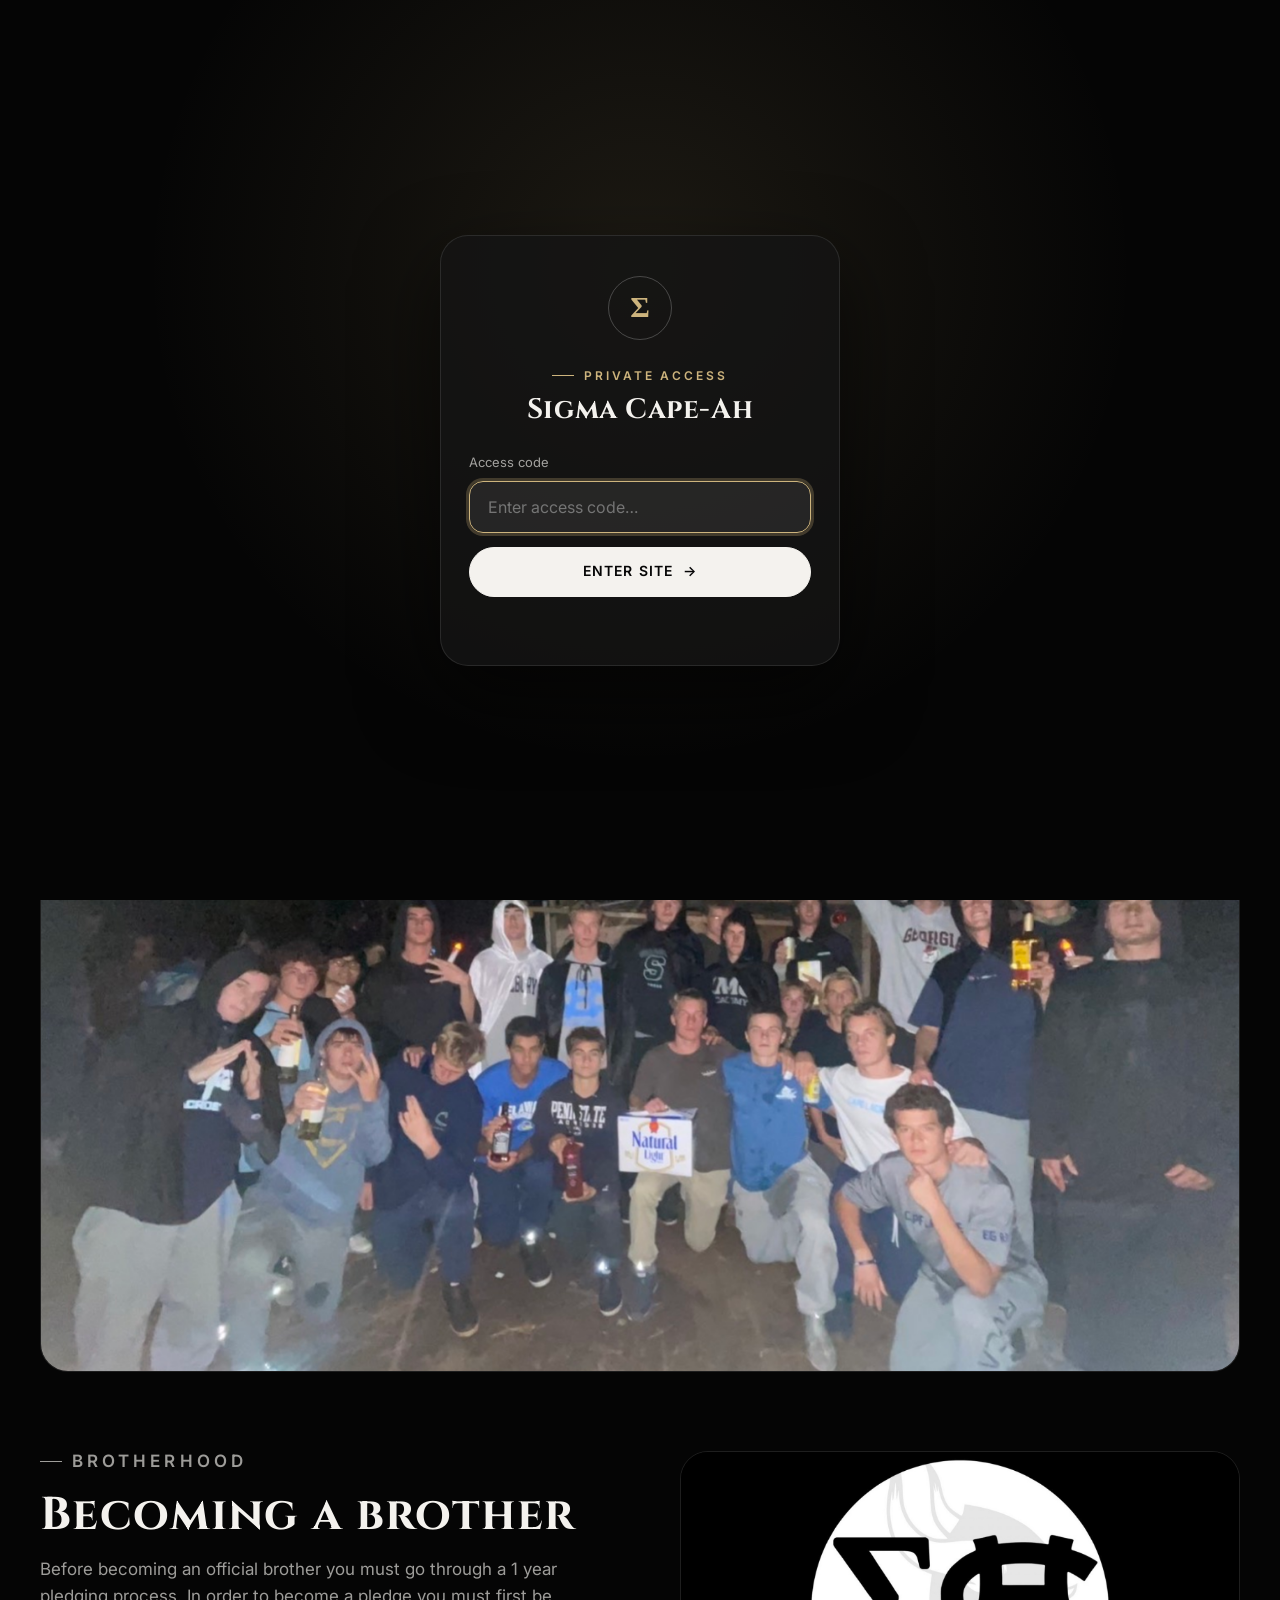
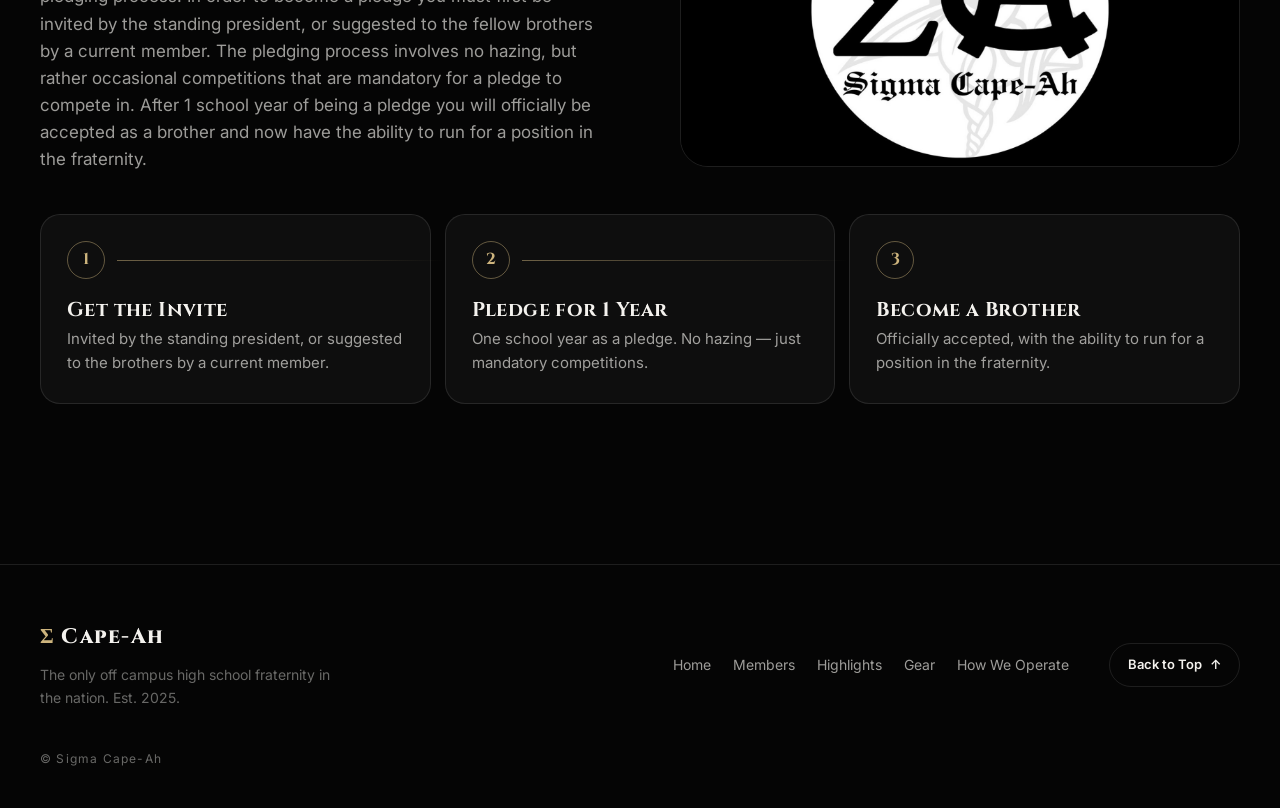
<file: operate.html>
<!DOCTYPE html>
<html lang="en">
<head>
  <meta charset="UTF-8" />
  <meta name="viewport" content="width=device-width, initial-scale=1.0, viewport-fit=cover" />
  <title>How We Operate | Sigma Cape-Ah</title>
  <meta name="description" content="How Sigma Cape-Ah operates: our purpose and the path to brotherhood." />
  <meta name="theme-color" content="#050505" />
  <meta name="robots" content="noindex, nofollow" />
  <meta property="og:title" content="How We Operate | Sigma Cape-Ah" />
  <meta property="og:description" content="How Sigma Cape-Ah operates: our purpose and the path to brotherhood." />
  <meta property="og:image" content="images/web/hero.jpg" />
  <link rel="icon" href="data:image/svg+xml,%3Csvg xmlns='http://www.w3.org/2000/svg' viewBox='0 0 100 100'%3E%3Crect width='100' height='100' rx='22' fill='%23050505'/%3E%3Ctext x='50' y='70' font-size='62' text-anchor='middle' fill='%23cdb47d' font-family='serif'%3E%CE%A3%3C/text%3E%3C/svg%3E" />

  <link rel="preconnect" href="https://fonts.googleapis.com" />
  <link rel="preconnect" href="https://fonts.gstatic.com" crossorigin />
  <link href="https://fonts.googleapis.com/css2?family=Cinzel:wght@500;600;700;800&family=Inter:wght@300;400;500;600&display=swap" rel="stylesheet" />
  <link rel="stylesheet" href="styles.css?v=22" />

  <script>
    document.documentElement.classList.add("js");
    try { if (localStorage.getItem("siteAccess") === "granted") document.documentElement.classList.add("access-granted"); } catch (e) {}
  </script>
  <script src="script.js?v=22" defer></script>
</head>

<body>

  <div id="passwordOverlay" role="dialog" aria-modal="true" aria-labelledby="gate-title">
    <form class="passwordBox" id="passwordForm" novalidate>
      <div class="sigil" aria-hidden="true">Σ</div>
      <p class="label">Private Access</p>
      <h2 id="gate-title" translate="no">Sigma Cape-Ah</h2>

      <label for="passwordInput">Access code</label>
      <input type="password" id="passwordInput" name="access-code" placeholder="Enter access code…" autocomplete="off" autocapitalize="off" spellcheck="false" required />

      <button type="submit" class="btn" id="passwordButton">Enter Site <span class="arrow" aria-hidden="true">→</span></button>

      <p id="passwordError" role="alert" aria-live="polite"></p>
    </form>
  </div>

  <a class="skip-link" href="#main">Skip to Content</a>

  <header class="navbar">
    <a href="index.html" class="logo" translate="no"><span>Σ</span> Cape-Ah</a>

    <nav class="nav-links" aria-label="Main">
      <a href="index.html">Home</a>
      <a href="members.html">Members</a>
      <a href="highlights.html">Highlights</a>
      <a href="gear.html">Gear</a>
      <a href="operate.html" aria-current="page">How We Operate</a>
    </nav>

    <button class="menu-toggle" type="button" aria-expanded="false" aria-controls="menu-sheet" aria-label="Open menu">
      <span></span><span></span>
    </button>
  </header>

  <nav class="menu-sheet" id="menu-sheet" aria-label="Mobile">
    <a href="index.html" style="--i:0"><small>01</small>Home</a>
    <a href="members.html" style="--i:1"><small>02</small>Members</a>
    <a href="highlights.html" style="--i:2"><small>03</small>Highlights</a>
    <a href="gear.html" style="--i:3"><small>04</small>Gear</a>
    <a href="operate.html" style="--i:4" aria-current="page"><small>05</small>How We Operate</a>
  </nav>

  <main id="main">

    <section class="page-head">
      <div class="wrap">
        <p class="label reveal">Who We Are</p>
        <h1 class="reveal" style="--d:1">How We Operate</h1>
      </div>
    </section>

    <section class="section" style="padding-top:32px">
      <div class="wrap">
        <div class="about-row">
          <div class="about-text reveal">
            <p class="label">About Us</p>
            <h2>Built on brotherhood</h2>
            <p>
              Sigma Cape-Ah is an off-campus high school fraternity built around
              creating a sense of community and providing an outlet for a good time. Our goal is
              to create a group that represents leadership, and organization
              beyond the school building.
            </p>
          </div>

          <div class="about-text reveal" style="--d:1">
            <p class="label">Purpose</p>
            <h2>A group with purpose.</h2>
            <p>
              We operate with a focus on discipline, competition, and creating something that
              feels bigger than just a group of friends. Every member represents the name
              through how they act, show up, and carry themselves.
            </p>
          </div>
        </div>

        <div class="wide-image parallax reveal">
          <img src="images/web/about2.jpg" alt="Sigma Cape-Ah group photo" width="1600" height="1200" loading="lazy" decoding="async" />
        </div>

        <div class="about-row align-center">
          <div class="about-text reveal">
            <p class="label">Brotherhood</p>
            <h2>Becoming a brother</h2>
            <p>
              Before becoming an official brother you must go through a 1 year pledging
              process. In order to become a pledge you must first be invited by the standing president, or suggested
              to the fellow brothers by a current member. The pledging process involves no hazing, but rather occasional competitions that are mandatory for a pledge to compete in.
              After 1 school year of being a pledge you will officially be accepted as a brother and now have the ability to run for a position in the fraternity.
            </p>
          </div>

          <div class="blend-image reveal" style="--d:1">
            <img src="images/web/about1.jpg" alt="Sigma Cape-Ah logo" width="1600" height="900" loading="lazy" decoding="async" />
          </div>
        </div>

        <ol class="timeline" aria-label="The path to brotherhood">
          <li class="reveal">
            <h3>Get the Invite</h3>
            <p>Invited by the standing president, or suggested to the brothers by a current member.</p>
          </li>
          <li class="reveal" style="--d:1">
            <h3>Pledge for 1 Year</h3>
            <p>One school year as a pledge. No hazing &mdash; just mandatory competitions.</p>
          </li>
          <li class="reveal" style="--d:2">
            <h3>Become a Brother</h3>
            <p>Officially accepted, with the ability to run for a position in the fraternity.</p>
          </li>
        </ol>
      </div>
    </section>

  </main>

  <footer class="site-footer">
    <div class="wrap footer-inner">
      <div class="footer-brand">
        <a href="index.html" class="logo" translate="no"><span>Σ</span> Cape-Ah</a>
        <p>The only off campus high school fraternity in the nation. Est.&nbsp;2025.</p>
      </div>
      <nav class="footer-links" aria-label="Footer">
        <a href="index.html">Home</a>
        <a href="members.html">Members</a>
        <a href="highlights.html">Highlights</a>
        <a href="gear.html">Gear</a>
        <a href="operate.html">How We Operate</a>
      </nav>
      <button class="to-top" type="button" data-to-top>Back to Top <span aria-hidden="true">↑</span></button>
      <p class="footer-copy" translate="no">© Sigma Cape-Ah</p>
    </div>
  </footer>

</body>
</html>
</file>
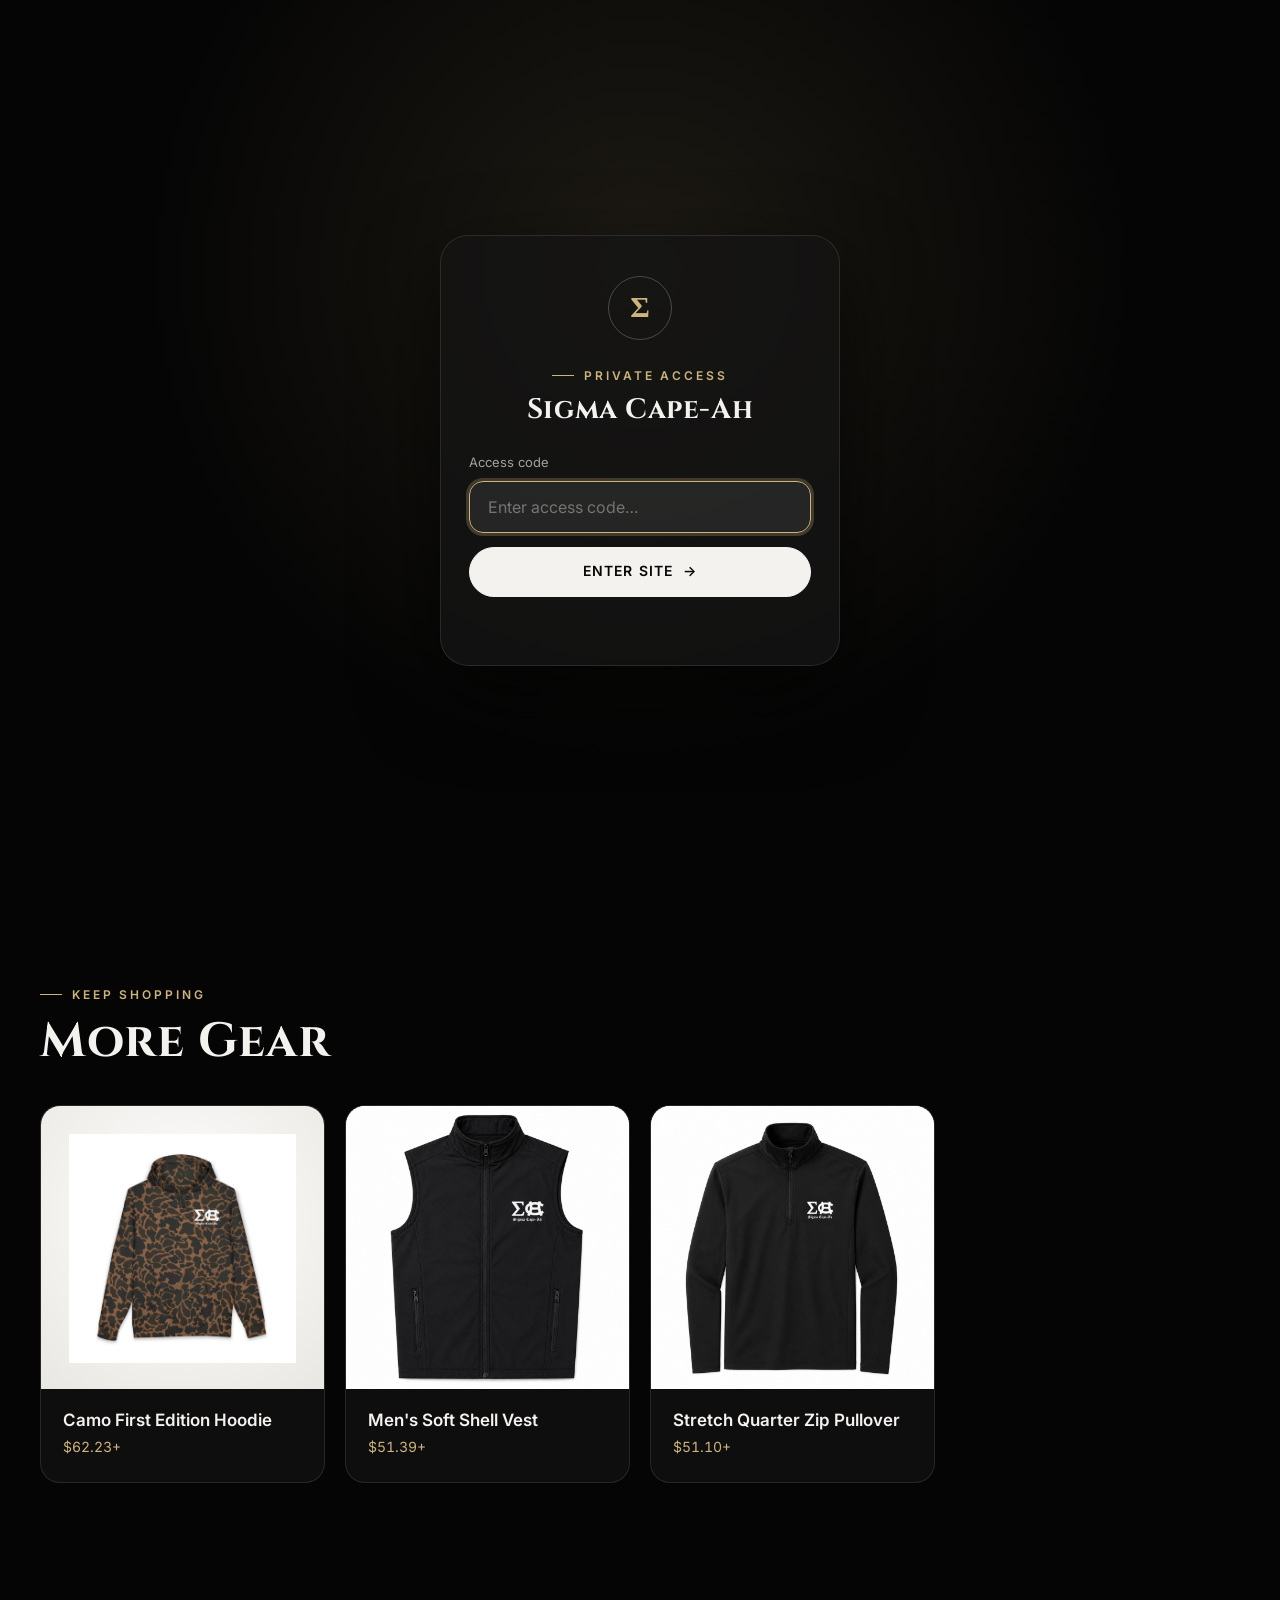
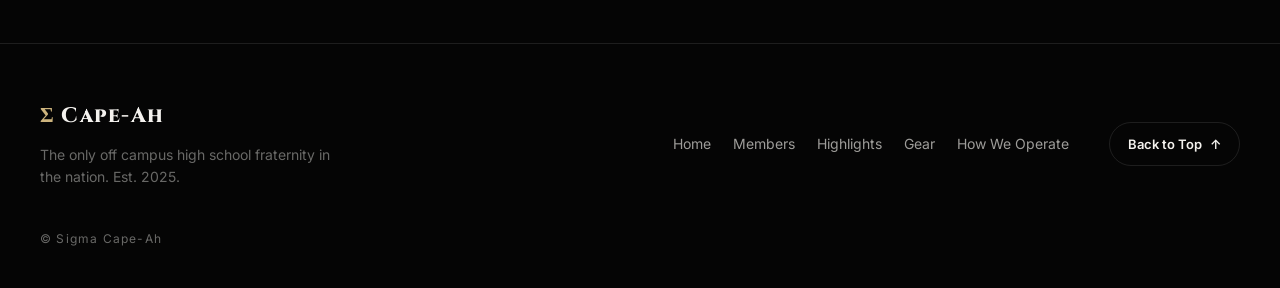
<file: product1.html>
<!DOCTYPE html>
<html lang="en">
<head>
  <meta charset="UTF-8" />
  <meta name="viewport" content="width=device-width, initial-scale=1.0, viewport-fit=cover" />
  <title>Golf The Open Tee | Sigma Cape-Ah</title>
  <meta name="description" content="Golf The Open Tee — A clean white tee with The Masters themed Sigma Cape-Ah graphics on the front left chest and back." />
  <meta name="theme-color" content="#050505" />
  <meta name="robots" content="noindex, nofollow" />
  <meta property="og:title" content="Golf The Open Tee | Sigma Cape-Ah" />
  <meta property="og:description" content="Golf The Open Tee — A clean white tee with The Masters themed Sigma Cape-Ah graphics on the front left chest and back." />
  <meta property="og:image" content="images/web/hero.jpg" />
  <link rel="icon" href="data:image/svg+xml,%3Csvg xmlns='http://www.w3.org/2000/svg' viewBox='0 0 100 100'%3E%3Crect width='100' height='100' rx='22' fill='%23050505'/%3E%3Ctext x='50' y='70' font-size='62' text-anchor='middle' fill='%23cdb47d' font-family='serif'%3E%CE%A3%3C/text%3E%3C/svg%3E" />

  <link rel="preconnect" href="https://fonts.googleapis.com" />
  <link rel="preconnect" href="https://fonts.gstatic.com" crossorigin />
  <link href="https://fonts.googleapis.com/css2?family=Cinzel:wght@500;600;700;800&family=Inter:wght@300;400;500;600&display=swap" rel="stylesheet" />
  <link rel="stylesheet" href="styles.css?v=22" />

  <script>
    document.documentElement.classList.add("js");
    try { if (localStorage.getItem("siteAccess") === "granted") document.documentElement.classList.add("access-granted"); } catch (e) {}
  </script>
  <script src="script.js?v=22" defer></script>
</head>

<body>

  <div id="passwordOverlay" role="dialog" aria-modal="true" aria-labelledby="gate-title">
    <form class="passwordBox" id="passwordForm" novalidate>
      <div class="sigil" aria-hidden="true">Σ</div>
      <p class="label">Private Access</p>
      <h2 id="gate-title" translate="no">Sigma Cape-Ah</h2>

      <label for="passwordInput">Access code</label>
      <input type="password" id="passwordInput" name="access-code" placeholder="Enter access code…" autocomplete="off" autocapitalize="off" spellcheck="false" required />

      <button type="submit" class="btn" id="passwordButton">Enter Site <span class="arrow" aria-hidden="true">→</span></button>

      <p id="passwordError" role="alert" aria-live="polite"></p>
    </form>
  </div>

  <a class="skip-link" href="#main">Skip to Content</a>

  <header class="navbar">
    <a href="index.html" class="logo" translate="no"><span>Σ</span> Cape-Ah</a>

    <nav class="nav-links" aria-label="Main">
      <a href="index.html">Home</a>
      <a href="members.html">Members</a>
      <a href="highlights.html">Highlights</a>
      <a href="gear.html">Gear</a>
      <a href="operate.html">How We Operate</a>
    </nav>

    <button class="menu-toggle" type="button" aria-expanded="false" aria-controls="menu-sheet" aria-label="Open menu">
      <span></span><span></span>
    </button>
  </header>

  <nav class="menu-sheet" id="menu-sheet" aria-label="Mobile">
    <a href="index.html" style="--i:0"><small>01</small>Home</a>
    <a href="members.html" style="--i:1"><small>02</small>Members</a>
    <a href="highlights.html" style="--i:2"><small>03</small>Highlights</a>
    <a href="gear.html" style="--i:3"><small>04</small>Gear</a>
    <a href="operate.html" style="--i:4"><small>05</small>How We Operate</a>
  </nav>

  <main id="main">

    <div class="product-page wrap">
      <a href="gear.html" class="back-link"><span class="arrow" aria-hidden="true">←</span> All Gear</a>

      <div class="product-layout">
        <section class="reveal" aria-label="Product images">
          <div class="gallery" data-gallery>
            <div class="gallery-track" tabindex="0" aria-label="Product images, swipe or use arrow keys">
              <div class="gallery-slide" role="group" aria-roledescription="slide" aria-label="1 of 4">
                <img src="images/web/product1.png" alt="Golf The Open Tee, view 1" width="997" height="1000" fetchpriority="high" decoding="async" />
              </div>
              <div class="gallery-slide" role="group" aria-roledescription="slide" aria-label="2 of 4">
                <img src="images/web/product1.2.png" alt="Golf The Open Tee, view 2" width="996" height="1000" loading="lazy" decoding="async" />
              </div>
              <div class="gallery-slide" role="group" aria-roledescription="slide" aria-label="3 of 4">
                <img src="images/web/product1.3.png" alt="Golf The Open Tee, view 3" width="992" height="1000" loading="lazy" decoding="async" />
              </div>
              <div class="gallery-slide" role="group" aria-roledescription="slide" aria-label="4 of 4">
                <img src="images/web/product1.4.png" alt="Golf The Open Tee, view 4" width="994" height="1000" loading="lazy" decoding="async" />
              </div>
            </div>
            <button class="icon-btn gallery-arrow prev" type="button" aria-label="Previous image"><svg viewBox="0 0 24 24" fill="none" stroke="currentColor" stroke-width="2" stroke-linecap="round" stroke-linejoin="round" aria-hidden="true"><path d="M15 18l-6-6 6-6"/></svg></button>
            <button class="icon-btn gallery-arrow next" type="button" aria-label="Next image"><svg viewBox="0 0 24 24" fill="none" stroke="currentColor" stroke-width="2" stroke-linecap="round" stroke-linejoin="round" aria-hidden="true"><path d="M9 18l6-6-6-6"/></svg></button>
          </div>
          <div class="gallery-thumbs">
            <button class="thumb" type="button" aria-label="Show image 1" aria-current="true"><img src="images/web/product1.png" alt="" width="997" height="1000" loading="lazy" /></button>
            <button class="thumb" type="button" aria-label="Show image 2" aria-current="false"><img src="images/web/product1.2.png" alt="" width="996" height="1000" loading="lazy" /></button>
            <button class="thumb" type="button" aria-label="Show image 3" aria-current="false"><img src="images/web/product1.3.png" alt="" width="992" height="1000" loading="lazy" /></button>
            <button class="thumb" type="button" aria-label="Show image 4" aria-current="false"><img src="images/web/product1.4.png" alt="" width="994" height="1000" loading="lazy" /></button>
          </div>
        </section>

        <section class="product-info reveal" style="--d:1">
          <p class="label">Sigma Cape-Ah Gear</p>
          <h1>Golf The Open Tee</h1>
          <p class="product-price">$18.57+</p>
          <p class="product-description">A clean white tee with The Masters themed Sigma Cape-Ah graphics on the front left chest and back.</p>
          <a href="https://www.etsy.com/listing/4496717177/sigma-cape-ah-golf-the-open-tee?ref=shop_home_active_1&amp;logging_key=84e831478fc8db41f6a8938b5762751943b11578%3A4496717177" class="btn" target="_blank" rel="noopener">Buy Now on Etsy <span class="arrow" aria-hidden="true">↗</span></a>
          <p class="buy-note">Opens Etsy in a new tab.</p>
        </section>
      </div>
    </div>

    <section class="section" aria-labelledby="more-title">
      <div class="wrap">
        <div class="section-head reveal">
          <div>
            <p class="label">Keep Shopping</p>
            <h2 id="more-title">More Gear</h2>
          </div>
        </div>
        <div class="gear-grid more-gear">
        <a href="product2.html" class="gear-card reveal" style="--d:0">
          <div class="gear-img">
            <img src="images/web/product2.png" alt="" width="990" height="1000" loading="lazy" decoding="async" />
          </div>
          <div class="gear-meta">
            <h3>Camo First Edition Hoodie</h3>
            <span class="price">$62.23+</span>
          </div>
        </a>
        <a href="product3.html" class="gear-card reveal" style="--d:1">
          <div class="gear-img">
            <img src="images/web/product3.jpg" alt="" width="968" height="1000" loading="lazy" decoding="async" class="fill" />
          </div>
          <div class="gear-meta">
            <h3>Men&#x27;s Soft Shell Vest</h3>
            <span class="price">$51.39+</span>
          </div>
        </a>
        <a href="product4.html" class="gear-card reveal" style="--d:2">
          <div class="gear-img">
            <img src="images/web/product4.jpg" alt="" width="1000" height="978" loading="lazy" decoding="async" class="fill" />
          </div>
          <div class="gear-meta">
            <h3>Stretch Quarter Zip Pullover</h3>
            <span class="price">$51.10+</span>
          </div>
        </a>
        </div>
      </div>
    </section>

  </main>

  <footer class="site-footer">
    <div class="wrap footer-inner">
      <div class="footer-brand">
        <a href="index.html" class="logo" translate="no"><span>Σ</span> Cape-Ah</a>
        <p>The only off campus high school fraternity in the nation. Est.&nbsp;2025.</p>
      </div>
      <nav class="footer-links" aria-label="Footer">
        <a href="index.html">Home</a>
        <a href="members.html">Members</a>
        <a href="highlights.html">Highlights</a>
        <a href="gear.html">Gear</a>
        <a href="operate.html">How We Operate</a>
      </nav>
      <button class="to-top" type="button" data-to-top>Back to Top <span aria-hidden="true">↑</span></button>
      <p class="footer-copy" translate="no">© Sigma Cape-Ah</p>
    </div>
  </footer>

</body>
</html>
</file>
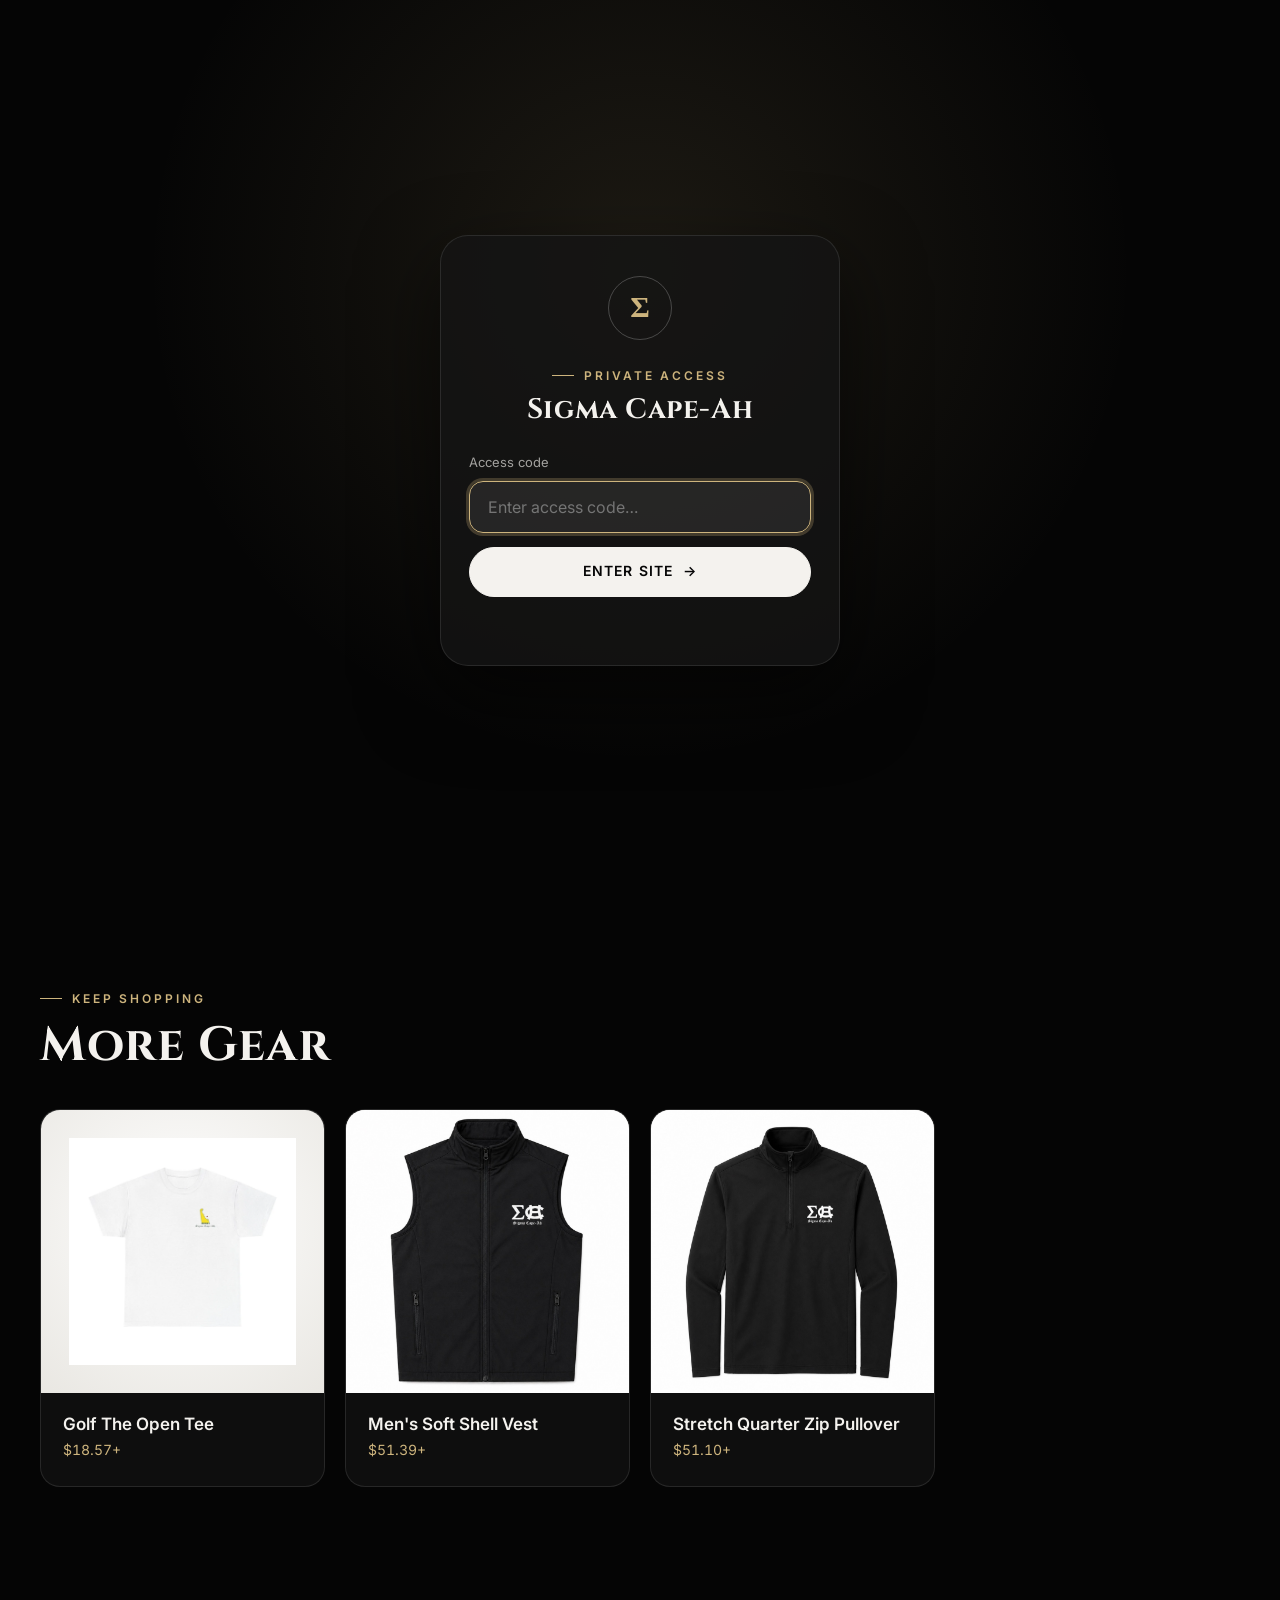
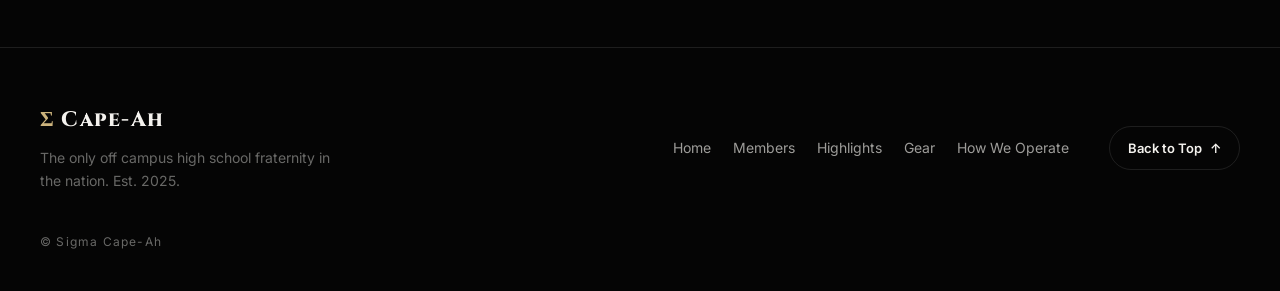
<file: product2.html>
<!DOCTYPE html>
<html lang="en">
<head>
  <meta charset="UTF-8" />
  <meta name="viewport" content="width=device-width, initial-scale=1.0, viewport-fit=cover" />
  <title>Camo Sigma Cape-Ah Hoodie | Sigma Cape-Ah</title>
  <meta name="description" content="Camo Sigma Cape-Ah Hoodie — Multiple styles of a classic camo hoodie with Sigma Cape-Ah branding." />
  <meta name="theme-color" content="#050505" />
  <meta name="robots" content="noindex, nofollow" />
  <meta property="og:title" content="Camo Sigma Cape-Ah Hoodie | Sigma Cape-Ah" />
  <meta property="og:description" content="Camo Sigma Cape-Ah Hoodie — Multiple styles of a classic camo hoodie with Sigma Cape-Ah branding." />
  <meta property="og:image" content="images/web/hero.jpg" />
  <link rel="icon" href="data:image/svg+xml,%3Csvg xmlns='http://www.w3.org/2000/svg' viewBox='0 0 100 100'%3E%3Crect width='100' height='100' rx='22' fill='%23050505'/%3E%3Ctext x='50' y='70' font-size='62' text-anchor='middle' fill='%23cdb47d' font-family='serif'%3E%CE%A3%3C/text%3E%3C/svg%3E" />

  <link rel="preconnect" href="https://fonts.googleapis.com" />
  <link rel="preconnect" href="https://fonts.gstatic.com" crossorigin />
  <link href="https://fonts.googleapis.com/css2?family=Cinzel:wght@500;600;700;800&family=Inter:wght@300;400;500;600&display=swap" rel="stylesheet" />
  <link rel="stylesheet" href="styles.css?v=22" />

  <script>
    document.documentElement.classList.add("js");
    try { if (localStorage.getItem("siteAccess") === "granted") document.documentElement.classList.add("access-granted"); } catch (e) {}
  </script>
  <script src="script.js?v=22" defer></script>
</head>

<body>

  <div id="passwordOverlay" role="dialog" aria-modal="true" aria-labelledby="gate-title">
    <form class="passwordBox" id="passwordForm" novalidate>
      <div class="sigil" aria-hidden="true">Σ</div>
      <p class="label">Private Access</p>
      <h2 id="gate-title" translate="no">Sigma Cape-Ah</h2>

      <label for="passwordInput">Access code</label>
      <input type="password" id="passwordInput" name="access-code" placeholder="Enter access code…" autocomplete="off" autocapitalize="off" spellcheck="false" required />

      <button type="submit" class="btn" id="passwordButton">Enter Site <span class="arrow" aria-hidden="true">→</span></button>

      <p id="passwordError" role="alert" aria-live="polite"></p>
    </form>
  </div>

  <a class="skip-link" href="#main">Skip to Content</a>

  <header class="navbar">
    <a href="index.html" class="logo" translate="no"><span>Σ</span> Cape-Ah</a>

    <nav class="nav-links" aria-label="Main">
      <a href="index.html">Home</a>
      <a href="members.html">Members</a>
      <a href="highlights.html">Highlights</a>
      <a href="gear.html">Gear</a>
      <a href="operate.html">How We Operate</a>
    </nav>

    <button class="menu-toggle" type="button" aria-expanded="false" aria-controls="menu-sheet" aria-label="Open menu">
      <span></span><span></span>
    </button>
  </header>

  <nav class="menu-sheet" id="menu-sheet" aria-label="Mobile">
    <a href="index.html" style="--i:0"><small>01</small>Home</a>
    <a href="members.html" style="--i:1"><small>02</small>Members</a>
    <a href="highlights.html" style="--i:2"><small>03</small>Highlights</a>
    <a href="gear.html" style="--i:3"><small>04</small>Gear</a>
    <a href="operate.html" style="--i:4"><small>05</small>How We Operate</a>
  </nav>

  <main id="main">

    <div class="product-page wrap">
      <a href="gear.html" class="back-link"><span class="arrow" aria-hidden="true">←</span> All Gear</a>

      <div class="product-layout">
        <section class="reveal" aria-label="Product images">
          <div class="gallery" data-gallery>
            <div class="gallery-track" tabindex="0" aria-label="Product images, swipe or use arrow keys">
              <div class="gallery-slide" role="group" aria-roledescription="slide" aria-label="1 of 4">
                <img src="images/web/product2.png" alt="Camo Sigma Cape-Ah Hoodie, view 1" width="990" height="1000" fetchpriority="high" decoding="async" />
              </div>
              <div class="gallery-slide" role="group" aria-roledescription="slide" aria-label="2 of 4">
                <img src="images/web/product2.2.png" alt="Camo Sigma Cape-Ah Hoodie, view 2" width="1000" height="1000" loading="lazy" decoding="async" />
              </div>
              <div class="gallery-slide" role="group" aria-roledescription="slide" aria-label="3 of 4">
                <img src="images/web/product2.3.png" alt="Camo Sigma Cape-Ah Hoodie, view 3" width="985" height="1000" loading="lazy" decoding="async" />
              </div>
              <div class="gallery-slide" role="group" aria-roledescription="slide" aria-label="4 of 4">
                <img src="images/web/product2.4.png" alt="Camo Sigma Cape-Ah Hoodie, view 4" width="986" height="1000" loading="lazy" decoding="async" />
              </div>
            </div>
            <button class="icon-btn gallery-arrow prev" type="button" aria-label="Previous image"><svg viewBox="0 0 24 24" fill="none" stroke="currentColor" stroke-width="2" stroke-linecap="round" stroke-linejoin="round" aria-hidden="true"><path d="M15 18l-6-6 6-6"/></svg></button>
            <button class="icon-btn gallery-arrow next" type="button" aria-label="Next image"><svg viewBox="0 0 24 24" fill="none" stroke="currentColor" stroke-width="2" stroke-linecap="round" stroke-linejoin="round" aria-hidden="true"><path d="M9 18l6-6-6-6"/></svg></button>
          </div>
          <div class="gallery-thumbs">
            <button class="thumb" type="button" aria-label="Show image 1" aria-current="true"><img src="images/web/product2.png" alt="" width="990" height="1000" loading="lazy" /></button>
            <button class="thumb" type="button" aria-label="Show image 2" aria-current="false"><img src="images/web/product2.2.png" alt="" width="1000" height="1000" loading="lazy" /></button>
            <button class="thumb" type="button" aria-label="Show image 3" aria-current="false"><img src="images/web/product2.3.png" alt="" width="985" height="1000" loading="lazy" /></button>
            <button class="thumb" type="button" aria-label="Show image 4" aria-current="false"><img src="images/web/product2.4.png" alt="" width="986" height="1000" loading="lazy" /></button>
          </div>
        </section>

        <section class="product-info reveal" style="--d:1">
          <p class="label">Sigma Cape-Ah Gear</p>
          <h1>Camo Sigma Cape-Ah Hoodie</h1>
          <p class="product-price">$62.23+</p>
          <p class="product-description">Multiple styles of a classic camo hoodie with Sigma Cape-Ah branding.</p>
          <a href="https://www.etsy.com/listing/4484755070/camo-sigma-cape-ah-first-edition-hoodie?ref=shop_home_active_2&amp;logging_key=69c4fa7053ccbeccdb8b19a26922550fcbce9029%3A4484755070" class="btn" target="_blank" rel="noopener">Buy Now on Etsy <span class="arrow" aria-hidden="true">↗</span></a>
          <p class="buy-note">Opens Etsy in a new tab.</p>
        </section>
      </div>
    </div>

    <section class="section" aria-labelledby="more-title">
      <div class="wrap">
        <div class="section-head reveal">
          <div>
            <p class="label">Keep Shopping</p>
            <h2 id="more-title">More Gear</h2>
          </div>
        </div>
        <div class="gear-grid more-gear">
        <a href="product1.html" class="gear-card reveal" style="--d:0">
          <div class="gear-img">
            <img src="images/web/product1.png" alt="" width="997" height="1000" loading="lazy" decoding="async" />
          </div>
          <div class="gear-meta">
            <h3>Golf The Open Tee</h3>
            <span class="price">$18.57+</span>
          </div>
        </a>
        <a href="product3.html" class="gear-card reveal" style="--d:1">
          <div class="gear-img">
            <img src="images/web/product3.jpg" alt="" width="968" height="1000" loading="lazy" decoding="async" class="fill" />
          </div>
          <div class="gear-meta">
            <h3>Men&#x27;s Soft Shell Vest</h3>
            <span class="price">$51.39+</span>
          </div>
        </a>
        <a href="product4.html" class="gear-card reveal" style="--d:2">
          <div class="gear-img">
            <img src="images/web/product4.jpg" alt="" width="1000" height="978" loading="lazy" decoding="async" class="fill" />
          </div>
          <div class="gear-meta">
            <h3>Stretch Quarter Zip Pullover</h3>
            <span class="price">$51.10+</span>
          </div>
        </a>
        </div>
      </div>
    </section>

  </main>

  <footer class="site-footer">
    <div class="wrap footer-inner">
      <div class="footer-brand">
        <a href="index.html" class="logo" translate="no"><span>Σ</span> Cape-Ah</a>
        <p>The only off campus high school fraternity in the nation. Est.&nbsp;2025.</p>
      </div>
      <nav class="footer-links" aria-label="Footer">
        <a href="index.html">Home</a>
        <a href="members.html">Members</a>
        <a href="highlights.html">Highlights</a>
        <a href="gear.html">Gear</a>
        <a href="operate.html">How We Operate</a>
      </nav>
      <button class="to-top" type="button" data-to-top>Back to Top <span aria-hidden="true">↑</span></button>
      <p class="footer-copy" translate="no">© Sigma Cape-Ah</p>
    </div>
  </footer>

</body>
</html>
</file>
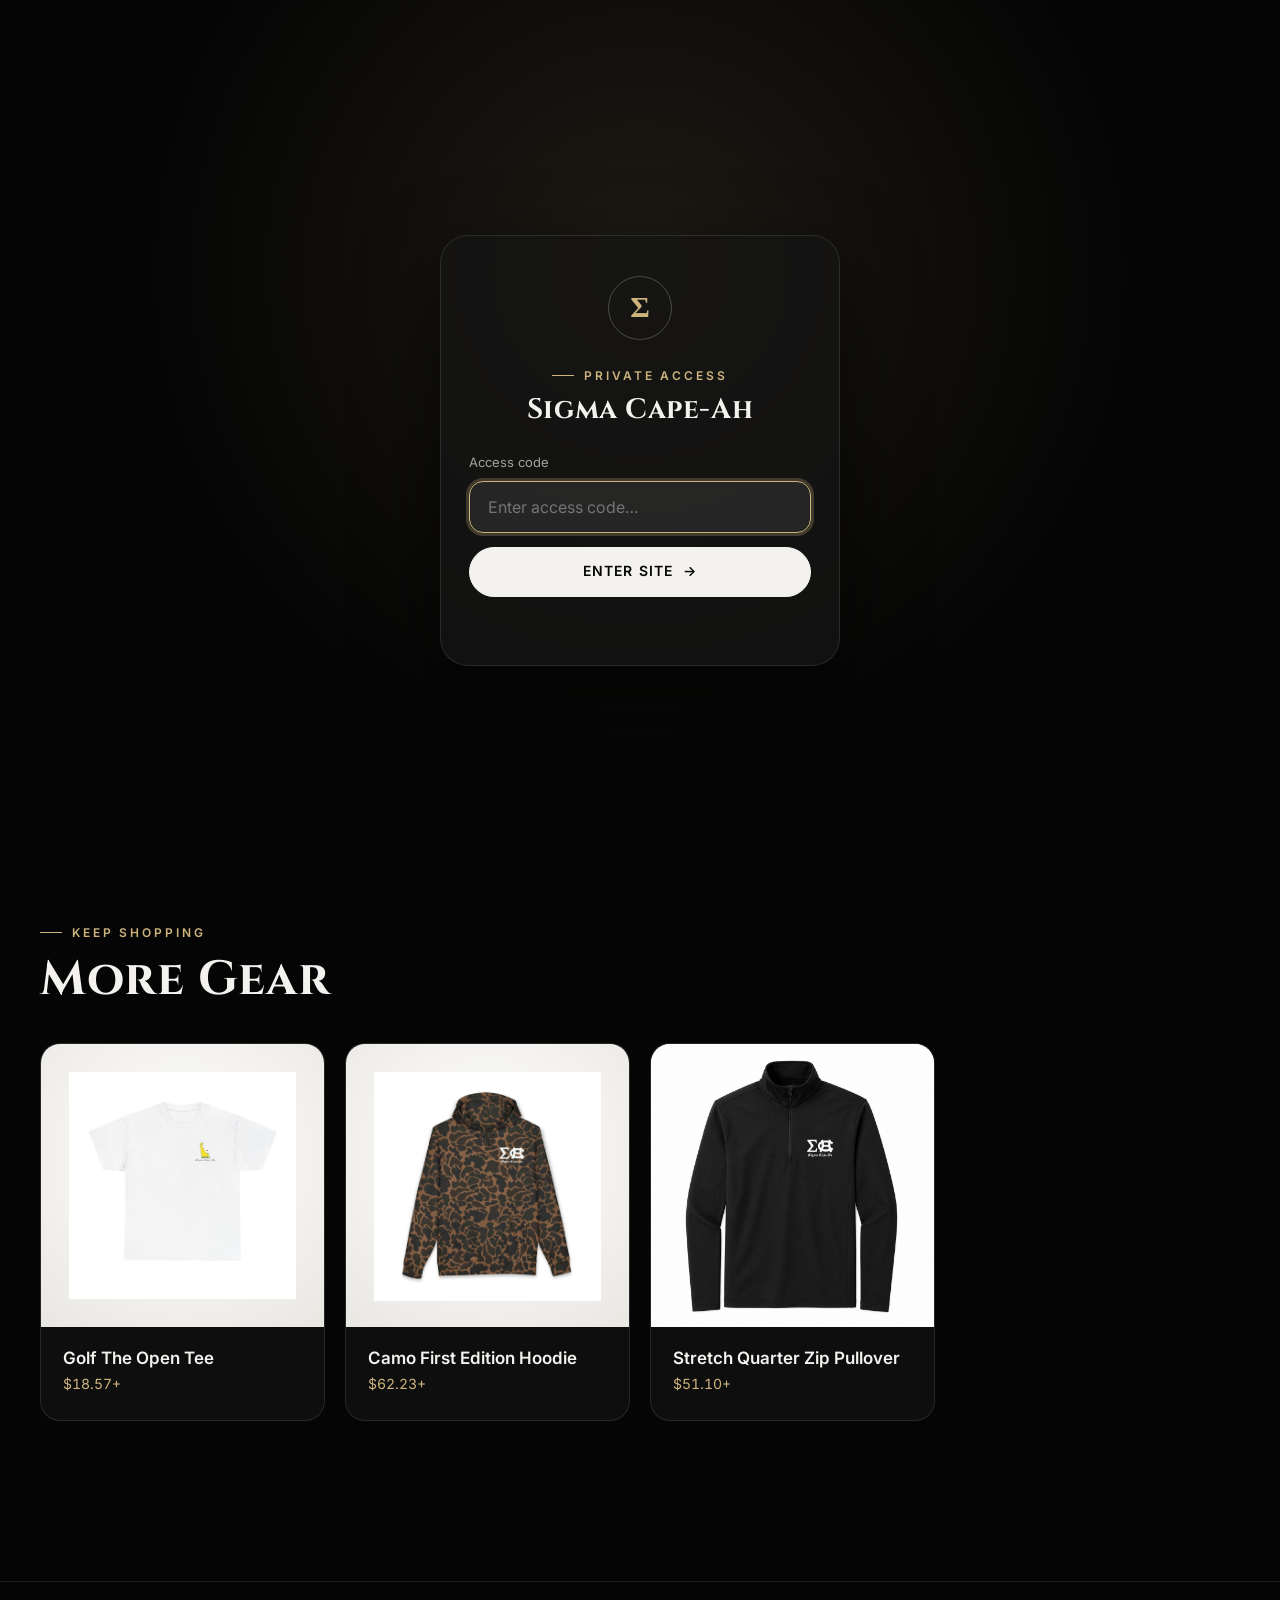
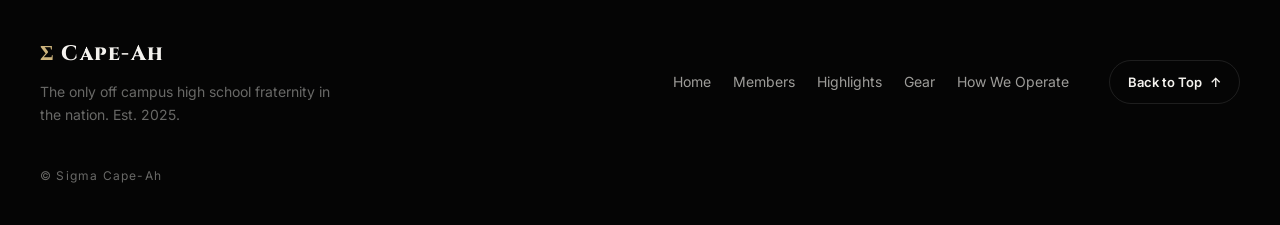
<file: product3.html>
<!DOCTYPE html>
<html lang="en">
<head>
  <meta charset="UTF-8" />
  <meta name="viewport" content="width=device-width, initial-scale=1.0, viewport-fit=cover" />
  <title>Sigma Cape-Ah Soft Shell Vest | Sigma Cape-Ah</title>
  <meta name="description" content="Sigma Cape-Ah Soft Shell Vest — A light weight soft shell vest with the Sigma Cape-Ah logo on the left chest." />
  <meta name="theme-color" content="#050505" />
  <meta name="robots" content="noindex, nofollow" />
  <meta property="og:title" content="Sigma Cape-Ah Soft Shell Vest | Sigma Cape-Ah" />
  <meta property="og:description" content="Sigma Cape-Ah Soft Shell Vest — A light weight soft shell vest with the Sigma Cape-Ah logo on the left chest." />
  <meta property="og:image" content="images/web/hero.jpg" />
  <link rel="icon" href="data:image/svg+xml,%3Csvg xmlns='http://www.w3.org/2000/svg' viewBox='0 0 100 100'%3E%3Crect width='100' height='100' rx='22' fill='%23050505'/%3E%3Ctext x='50' y='70' font-size='62' text-anchor='middle' fill='%23cdb47d' font-family='serif'%3E%CE%A3%3C/text%3E%3C/svg%3E" />

  <link rel="preconnect" href="https://fonts.googleapis.com" />
  <link rel="preconnect" href="https://fonts.gstatic.com" crossorigin />
  <link href="https://fonts.googleapis.com/css2?family=Cinzel:wght@500;600;700;800&family=Inter:wght@300;400;500;600&display=swap" rel="stylesheet" />
  <link rel="stylesheet" href="styles.css?v=22" />

  <script>
    document.documentElement.classList.add("js");
    try { if (localStorage.getItem("siteAccess") === "granted") document.documentElement.classList.add("access-granted"); } catch (e) {}
  </script>
  <script src="script.js?v=22" defer></script>
</head>

<body>

  <div id="passwordOverlay" role="dialog" aria-modal="true" aria-labelledby="gate-title">
    <form class="passwordBox" id="passwordForm" novalidate>
      <div class="sigil" aria-hidden="true">Σ</div>
      <p class="label">Private Access</p>
      <h2 id="gate-title" translate="no">Sigma Cape-Ah</h2>

      <label for="passwordInput">Access code</label>
      <input type="password" id="passwordInput" name="access-code" placeholder="Enter access code…" autocomplete="off" autocapitalize="off" spellcheck="false" required />

      <button type="submit" class="btn" id="passwordButton">Enter Site <span class="arrow" aria-hidden="true">→</span></button>

      <p id="passwordError" role="alert" aria-live="polite"></p>
    </form>
  </div>

  <a class="skip-link" href="#main">Skip to Content</a>

  <header class="navbar">
    <a href="index.html" class="logo" translate="no"><span>Σ</span> Cape-Ah</a>

    <nav class="nav-links" aria-label="Main">
      <a href="index.html">Home</a>
      <a href="members.html">Members</a>
      <a href="highlights.html">Highlights</a>
      <a href="gear.html">Gear</a>
      <a href="operate.html">How We Operate</a>
    </nav>

    <button class="menu-toggle" type="button" aria-expanded="false" aria-controls="menu-sheet" aria-label="Open menu">
      <span></span><span></span>
    </button>
  </header>

  <nav class="menu-sheet" id="menu-sheet" aria-label="Mobile">
    <a href="index.html" style="--i:0"><small>01</small>Home</a>
    <a href="members.html" style="--i:1"><small>02</small>Members</a>
    <a href="highlights.html" style="--i:2"><small>03</small>Highlights</a>
    <a href="gear.html" style="--i:3"><small>04</small>Gear</a>
    <a href="operate.html" style="--i:4"><small>05</small>How We Operate</a>
  </nav>

  <main id="main">

    <div class="product-page wrap">
      <a href="gear.html" class="back-link"><span class="arrow" aria-hidden="true">←</span> All Gear</a>

      <div class="product-layout">
        <section class="reveal" aria-label="Product images">
          <div class="gallery" data-gallery>
            <div class="gallery-track" tabindex="0" aria-label="Product images">
              <div class="gallery-slide cover" role="group" aria-roledescription="slide" aria-label="1 of 1">
                <img src="images/web/product3.jpg" alt="Sigma Cape-Ah Soft Shell Vest" width="968" height="1000" fetchpriority="high" decoding="async" />
              </div>
            </div>
          </div>
        </section>

        <section class="product-info reveal" style="--d:1">
          <p class="label">Sigma Cape-Ah Gear</p>
          <h1>Sigma Cape-Ah Soft Shell Vest</h1>
          <p class="product-price">$51.39+</p>
          <p class="product-description">A light weight soft shell vest with the Sigma Cape-Ah logo on the left chest.</p>
          <a href="https://www.etsy.com/listing/4418576969/sigma-cape-ah-mens-core-soft-shell-vest?ref=shop_home_active_3&amp;logging_key=c56a9af8e3dc2d297ab0c288ce0c9ed60a56880b%3A4418576969" class="btn" target="_blank" rel="noopener">Buy Now on Etsy <span class="arrow" aria-hidden="true">↗</span></a>
          <p class="buy-note">Opens Etsy in a new tab.</p>
        </section>
      </div>
    </div>

    <section class="section" aria-labelledby="more-title">
      <div class="wrap">
        <div class="section-head reveal">
          <div>
            <p class="label">Keep Shopping</p>
            <h2 id="more-title">More Gear</h2>
          </div>
        </div>
        <div class="gear-grid more-gear">
        <a href="product1.html" class="gear-card reveal" style="--d:0">
          <div class="gear-img">
            <img src="images/web/product1.png" alt="" width="997" height="1000" loading="lazy" decoding="async" />
          </div>
          <div class="gear-meta">
            <h3>Golf The Open Tee</h3>
            <span class="price">$18.57+</span>
          </div>
        </a>
        <a href="product2.html" class="gear-card reveal" style="--d:1">
          <div class="gear-img">
            <img src="images/web/product2.png" alt="" width="990" height="1000" loading="lazy" decoding="async" />
          </div>
          <div class="gear-meta">
            <h3>Camo First Edition Hoodie</h3>
            <span class="price">$62.23+</span>
          </div>
        </a>
        <a href="product4.html" class="gear-card reveal" style="--d:2">
          <div class="gear-img">
            <img src="images/web/product4.jpg" alt="" width="1000" height="978" loading="lazy" decoding="async" class="fill" />
          </div>
          <div class="gear-meta">
            <h3>Stretch Quarter Zip Pullover</h3>
            <span class="price">$51.10+</span>
          </div>
        </a>
        </div>
      </div>
    </section>

  </main>

  <footer class="site-footer">
    <div class="wrap footer-inner">
      <div class="footer-brand">
        <a href="index.html" class="logo" translate="no"><span>Σ</span> Cape-Ah</a>
        <p>The only off campus high school fraternity in the nation. Est.&nbsp;2025.</p>
      </div>
      <nav class="footer-links" aria-label="Footer">
        <a href="index.html">Home</a>
        <a href="members.html">Members</a>
        <a href="highlights.html">Highlights</a>
        <a href="gear.html">Gear</a>
        <a href="operate.html">How We Operate</a>
      </nav>
      <button class="to-top" type="button" data-to-top>Back to Top <span aria-hidden="true">↑</span></button>
      <p class="footer-copy" translate="no">© Sigma Cape-Ah</p>
    </div>
  </footer>

</body>
</html>
</file>
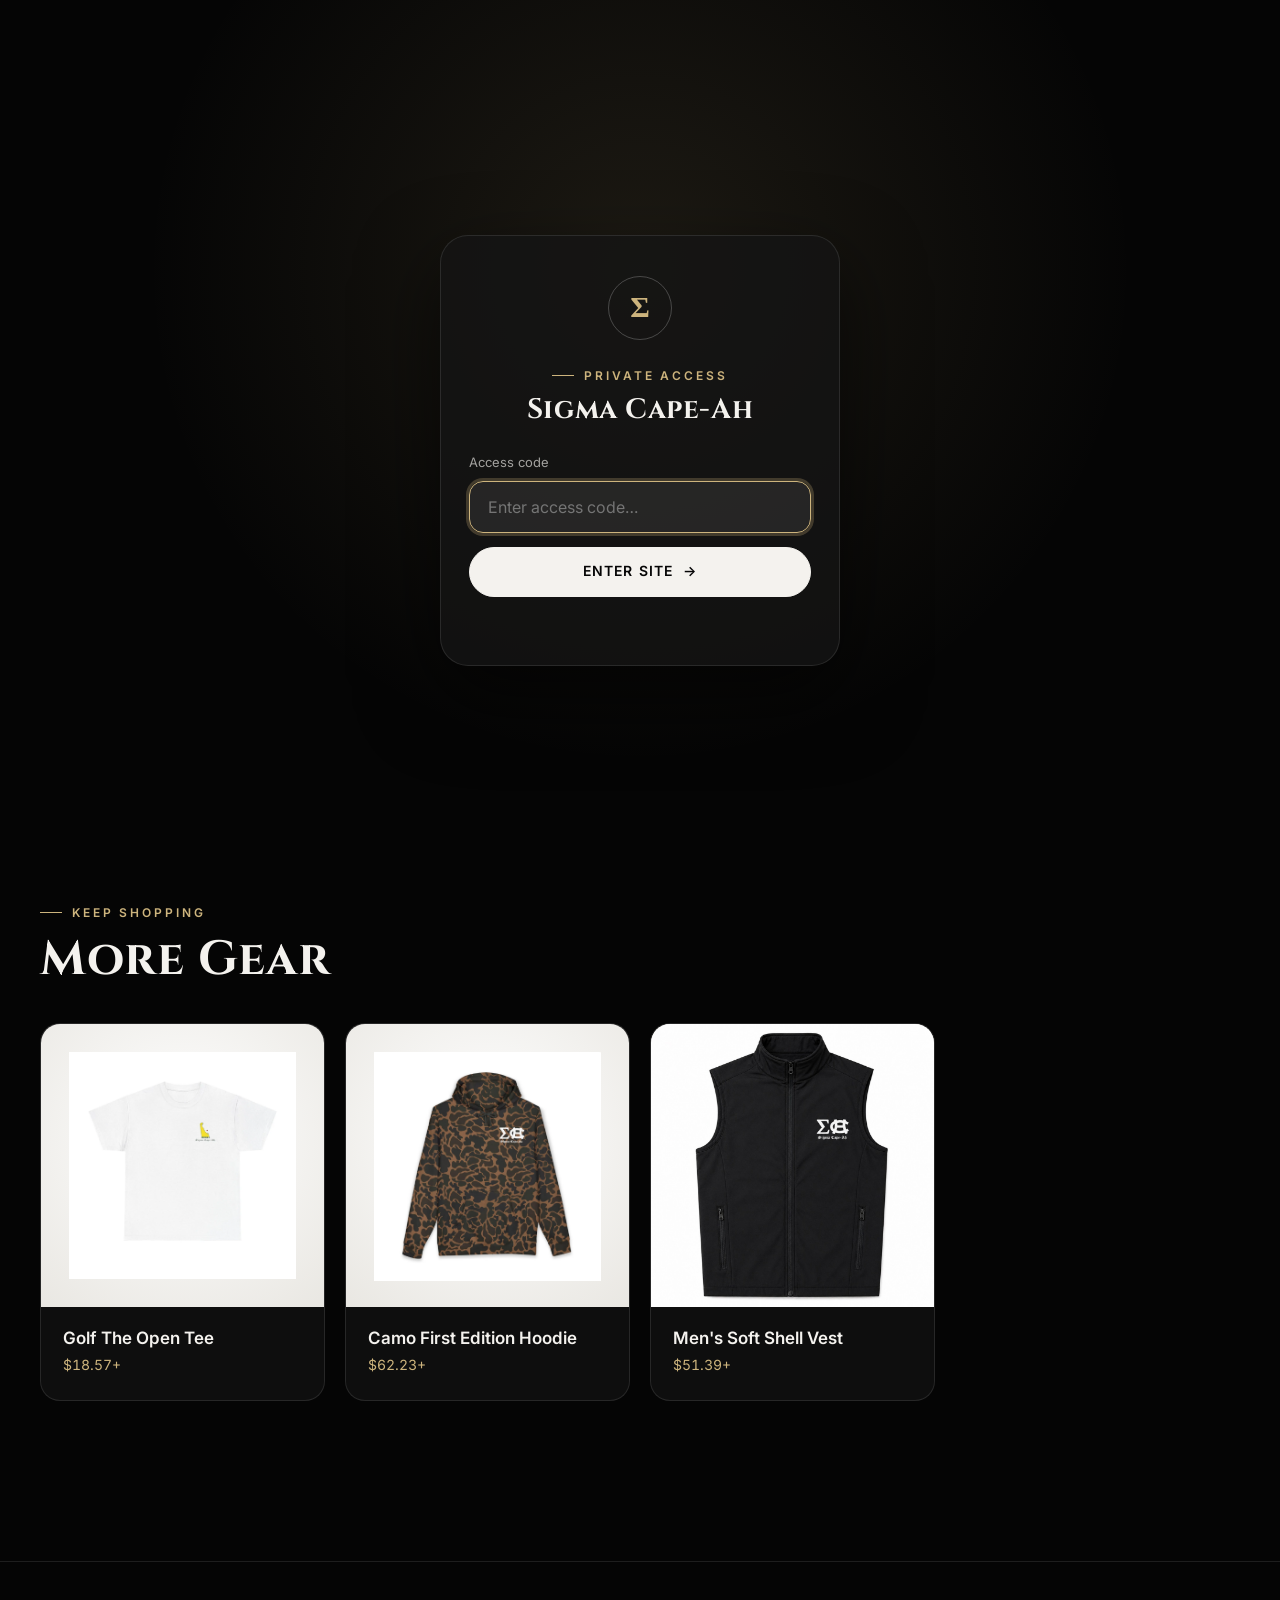
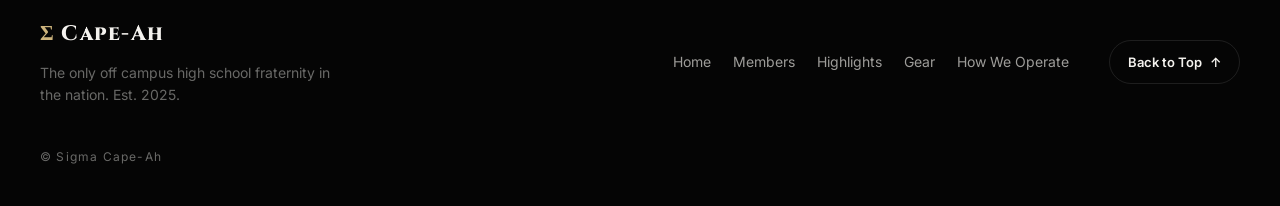
<file: product4.html>
<!DOCTYPE html>
<html lang="en">
<head>
  <meta charset="UTF-8" />
  <meta name="viewport" content="width=device-width, initial-scale=1.0, viewport-fit=cover" />
  <title>Stretch Quarter Zip Pullover | Sigma Cape-Ah</title>
  <meta name="description" content="Stretch Quarter Zip Pullover — A comfortable quarter zip pullover with the Sigma Cape-Ah logo on the left chest." />
  <meta name="theme-color" content="#050505" />
  <meta name="robots" content="noindex, nofollow" />
  <meta property="og:title" content="Stretch Quarter Zip Pullover | Sigma Cape-Ah" />
  <meta property="og:description" content="Stretch Quarter Zip Pullover — A comfortable quarter zip pullover with the Sigma Cape-Ah logo on the left chest." />
  <meta property="og:image" content="images/web/hero.jpg" />
  <link rel="icon" href="data:image/svg+xml,%3Csvg xmlns='http://www.w3.org/2000/svg' viewBox='0 0 100 100'%3E%3Crect width='100' height='100' rx='22' fill='%23050505'/%3E%3Ctext x='50' y='70' font-size='62' text-anchor='middle' fill='%23cdb47d' font-family='serif'%3E%CE%A3%3C/text%3E%3C/svg%3E" />

  <link rel="preconnect" href="https://fonts.googleapis.com" />
  <link rel="preconnect" href="https://fonts.gstatic.com" crossorigin />
  <link href="https://fonts.googleapis.com/css2?family=Cinzel:wght@500;600;700;800&family=Inter:wght@300;400;500;600&display=swap" rel="stylesheet" />
  <link rel="stylesheet" href="styles.css?v=22" />

  <script>
    document.documentElement.classList.add("js");
    try { if (localStorage.getItem("siteAccess") === "granted") document.documentElement.classList.add("access-granted"); } catch (e) {}
  </script>
  <script src="script.js?v=22" defer></script>
</head>

<body>

  <div id="passwordOverlay" role="dialog" aria-modal="true" aria-labelledby="gate-title">
    <form class="passwordBox" id="passwordForm" novalidate>
      <div class="sigil" aria-hidden="true">Σ</div>
      <p class="label">Private Access</p>
      <h2 id="gate-title" translate="no">Sigma Cape-Ah</h2>

      <label for="passwordInput">Access code</label>
      <input type="password" id="passwordInput" name="access-code" placeholder="Enter access code…" autocomplete="off" autocapitalize="off" spellcheck="false" required />

      <button type="submit" class="btn" id="passwordButton">Enter Site <span class="arrow" aria-hidden="true">→</span></button>

      <p id="passwordError" role="alert" aria-live="polite"></p>
    </form>
  </div>

  <a class="skip-link" href="#main">Skip to Content</a>

  <header class="navbar">
    <a href="index.html" class="logo" translate="no"><span>Σ</span> Cape-Ah</a>

    <nav class="nav-links" aria-label="Main">
      <a href="index.html">Home</a>
      <a href="members.html">Members</a>
      <a href="highlights.html">Highlights</a>
      <a href="gear.html">Gear</a>
      <a href="operate.html">How We Operate</a>
    </nav>

    <button class="menu-toggle" type="button" aria-expanded="false" aria-controls="menu-sheet" aria-label="Open menu">
      <span></span><span></span>
    </button>
  </header>

  <nav class="menu-sheet" id="menu-sheet" aria-label="Mobile">
    <a href="index.html" style="--i:0"><small>01</small>Home</a>
    <a href="members.html" style="--i:1"><small>02</small>Members</a>
    <a href="highlights.html" style="--i:2"><small>03</small>Highlights</a>
    <a href="gear.html" style="--i:3"><small>04</small>Gear</a>
    <a href="operate.html" style="--i:4"><small>05</small>How We Operate</a>
  </nav>

  <main id="main">

    <div class="product-page wrap">
      <a href="gear.html" class="back-link"><span class="arrow" aria-hidden="true">←</span> All Gear</a>

      <div class="product-layout">
        <section class="reveal" aria-label="Product images">
          <div class="gallery" data-gallery>
            <div class="gallery-track" tabindex="0" aria-label="Product images">
              <div class="gallery-slide cover" role="group" aria-roledescription="slide" aria-label="1 of 1">
                <img src="images/web/product4.jpg" alt="Stretch Quarter Zip Pullover" width="1000" height="978" fetchpriority="high" decoding="async" />
              </div>
            </div>
          </div>
        </section>

        <section class="product-info reveal" style="--d:1">
          <p class="label">Sigma Cape-Ah Gear</p>
          <h1>Stretch Quarter Zip Pullover</h1>
          <p class="product-price">$51.10+</p>
          <p class="product-description">A comfortable quarter zip pullover with the Sigma Cape-Ah logo on the left chest.</p>
          <a href="https://www.etsy.com/listing/4418572691/sigma-cape-ah-cheaper-stretch-quarter?ref=shop_home_active_4&amp;logging_key=8f753eccc7d98105bbfd67ad615a955167061f4e%3A4418572691" class="btn" target="_blank" rel="noopener">Buy Now on Etsy <span class="arrow" aria-hidden="true">↗</span></a>
          <p class="buy-note">Opens Etsy in a new tab.</p>
        </section>
      </div>
    </div>

    <section class="section" aria-labelledby="more-title">
      <div class="wrap">
        <div class="section-head reveal">
          <div>
            <p class="label">Keep Shopping</p>
            <h2 id="more-title">More Gear</h2>
          </div>
        </div>
        <div class="gear-grid more-gear">
        <a href="product1.html" class="gear-card reveal" style="--d:0">
          <div class="gear-img">
            <img src="images/web/product1.png" alt="" width="997" height="1000" loading="lazy" decoding="async" />
          </div>
          <div class="gear-meta">
            <h3>Golf The Open Tee</h3>
            <span class="price">$18.57+</span>
          </div>
        </a>
        <a href="product2.html" class="gear-card reveal" style="--d:1">
          <div class="gear-img">
            <img src="images/web/product2.png" alt="" width="990" height="1000" loading="lazy" decoding="async" />
          </div>
          <div class="gear-meta">
            <h3>Camo First Edition Hoodie</h3>
            <span class="price">$62.23+</span>
          </div>
        </a>
        <a href="product3.html" class="gear-card reveal" style="--d:2">
          <div class="gear-img">
            <img src="images/web/product3.jpg" alt="" width="968" height="1000" loading="lazy" decoding="async" class="fill" />
          </div>
          <div class="gear-meta">
            <h3>Men&#x27;s Soft Shell Vest</h3>
            <span class="price">$51.39+</span>
          </div>
        </a>
        </div>
      </div>
    </section>

  </main>

  <footer class="site-footer">
    <div class="wrap footer-inner">
      <div class="footer-brand">
        <a href="index.html" class="logo" translate="no"><span>Σ</span> Cape-Ah</a>
        <p>The only off campus high school fraternity in the nation. Est.&nbsp;2025.</p>
      </div>
      <nav class="footer-links" aria-label="Footer">
        <a href="index.html">Home</a>
        <a href="members.html">Members</a>
        <a href="highlights.html">Highlights</a>
        <a href="gear.html">Gear</a>
        <a href="operate.html">How We Operate</a>
      </nav>
      <button class="to-top" type="button" data-to-top>Back to Top <span aria-hidden="true">↑</span></button>
      <p class="footer-copy" translate="no">© Sigma Cape-Ah</p>
    </div>
  </footer>

</body>
</html>
</file>
<file: styles.css>
/* =========================================================
   Sigma Cape-Ah — shared styles
   Phone first; tablet at 720px, desktop at 1024px.
========================================================= */

:root {
  --bg: #050505;
  --surface: #0e0e0e;
  --surface-2: #161616;
  --line: rgba(255, 255, 255, 0.1);
  --line-strong: rgba(255, 255, 255, 0.22);
  --text: #f4f2ee;
  --muted: rgba(244, 242, 238, 0.64);
  --faint: rgba(244, 242, 238, 0.42);
  --accent: #cdb47d;
  --danger: #ff7a7a;

  --serif: "Cinzel", "Times New Roman", serif;
  --sans: "Inter", system-ui, -apple-system, "Segoe UI", sans-serif;

  --gutter: max(16px, env(safe-area-inset-left));
  --gutter-r: max(16px, env(safe-area-inset-right));
  --max: 1200px;
  --radius: 18px;
  --ease: cubic-bezier(0.22, 1, 0.36, 1);
  --nav-h: 60px;

  color-scheme: dark;
}

@media (min-width: 720px) {
  :root {
    --gutter: max(32px, env(safe-area-inset-left));
    --gutter-r: max(32px, env(safe-area-inset-right));
    --nav-h: 68px;
  }
}

*,
*::before,
*::after {
  margin: 0;
  padding: 0;
  box-sizing: border-box;
}

html {
  -webkit-text-size-adjust: 100%;
  scroll-behavior: smooth;
  scroll-padding-top: calc(var(--nav-h) + 32px);
}

@media (pointer: fine) {
  html { overscroll-behavior: none; }
}

body {
  background: var(--bg);
  color: var(--text);
  font-family: var(--sans);
  font-size: 16px;
  line-height: 1.6;
  -webkit-font-smoothing: antialiased;
  overflow-x: hidden;
  touch-action: manipulation;
  -webkit-tap-highlight-color: transparent;
}

body.is-locked { overflow: hidden; }

img,
video {
  display: block;
  max-width: 100%;
  height: auto;
}

a { color: inherit; }

button {
  font: inherit;
  color: inherit;
  background: none;
  border: 0;
  cursor: pointer;
}

h1, h2, h3 {
  font-family: var(--serif);
  font-weight: 700;
  line-height: 1.1;
  text-wrap: balance;
  letter-spacing: 0.02em;
}

p { text-wrap: pretty; }

:focus-visible {
  outline: 2px solid var(--accent);
  outline-offset: 3px;
  border-radius: 6px;
}

.skip-link {
  position: fixed;
  top: 8px;
  left: 8px;
  z-index: 3000;
  padding: 10px 16px;
  background: var(--text);
  color: var(--bg);
  border-radius: 999px;
  font-weight: 600;
  text-decoration: none;
  transform: translateY(-150%);
  transition: transform 0.2s var(--ease);
}

.skip-link:focus-visible { transform: translateY(0); }

.wrap {
  width: 100%;
  max-width: calc(var(--max) + var(--gutter) + var(--gutter-r));
  margin: 0 auto;
  padding-left: var(--gutter);
  padding-right: var(--gutter-r);
}

.label {
  display: inline-flex;
  align-items: center;
  gap: 10px;
  font-size: 12px;
  font-weight: 600;
  letter-spacing: 0.24em;
  text-transform: uppercase;
  color: var(--accent);
}

.label::before {
  content: "";
  width: 22px;
  height: 1px;
  background: currentColor;
}

/* =======================
   NAVBAR
======================= */
.navbar {
  position: fixed;
  top: max(10px, env(safe-area-inset-top));
  left: 50%;
  z-index: 1000;
  width: calc(100% - 20px);
  max-width: 1200px;
  height: var(--nav-h);
  padding: 0 8px 0 20px;
  display: flex;
  align-items: center;
  justify-content: space-between;
  gap: 16px;
  background: rgba(14, 14, 14, 0.62);
  -webkit-backdrop-filter: blur(18px) saturate(140%);
  backdrop-filter: blur(18px) saturate(140%);
  border: 1px solid var(--line);
  border-radius: 999px;
  transform: translateX(-50%);
  transition: background-color 0.35s ease, box-shadow 0.35s ease, border-color 0.35s ease;
}

.navbar.scrolled {
  background: rgba(5, 5, 5, 0.9);
  border-color: var(--line-strong);
  box-shadow: 0 18px 50px rgba(0, 0, 0, 0.55);
}

.logo {
  font-family: var(--serif);
  font-size: 19px;
  font-weight: 800;
  letter-spacing: 0.06em;
  text-decoration: none;
  white-space: nowrap;
}

.logo span { color: var(--accent); }

.nav-links {
  display: none;
  gap: 26px;
  padding-right: 18px;
}

.nav-links a {
  position: relative;
  color: var(--muted);
  font-size: 14px;
  font-weight: 500;
  letter-spacing: 0.03em;
  text-decoration: none;
  white-space: nowrap;
  transition: color 0.25s ease;
}

.nav-links a::after {
  content: "";
  position: absolute;
  left: 0;
  right: 0;
  bottom: -8px;
  height: 2px;
  background: var(--text);
  border-radius: 2px;
  transform: scaleX(0);
  transition: transform 0.3s var(--ease);
}

.nav-links a:hover,
.nav-links a[aria-current="page"] { color: var(--text); }

.nav-links a:hover::after,
.nav-links a[aria-current="page"]::after { transform: scaleX(1); }

.menu-toggle {
  position: relative;
  width: 46px;
  height: 46px;
  border-radius: 50%;
  display: grid;
  place-items: center;
  transition: background-color 0.2s ease;
}

.menu-toggle:hover { background: rgba(255, 255, 255, 0.08); }

.menu-toggle span {
  position: absolute;
  width: 20px;
  height: 2px;
  border-radius: 2px;
  background: var(--text);
  transition: transform 0.35s var(--ease), opacity 0.2s ease;
}

.menu-toggle span:nth-child(1) { transform: translateY(-4px); }
.menu-toggle span:nth-child(2) { transform: translateY(4px); }
.menu-open .menu-toggle span:nth-child(1) { transform: rotate(45deg); }
.menu-open .menu-toggle span:nth-child(2) { transform: rotate(-45deg); }

@media (min-width: 720px) {
  .navbar {
    top: max(16px, env(safe-area-inset-top));
    width: calc(100% - 48px);
    padding: 0 28px;
  }
  .logo { font-size: 21px; }
  .nav-links { display: flex; padding-right: 0; }
  .menu-toggle { display: none; }
}

/* Mobile menu sheet */
.menu-sheet {
  position: fixed;
  inset: 0;
  z-index: 900;
  display: flex;
  flex-direction: column;
  justify-content: center;
  padding: calc(var(--nav-h) + 40px) var(--gutter-r) max(40px, env(safe-area-inset-bottom)) var(--gutter);
  background: rgba(5, 5, 5, 0.96);
  -webkit-backdrop-filter: blur(20px);
  backdrop-filter: blur(20px);
  overscroll-behavior: contain;
  opacity: 0;
  visibility: hidden;
  transition: opacity 0.35s ease, visibility 0s linear 0.35s;
}

.menu-open .menu-sheet {
  opacity: 1;
  visibility: visible;
  transition: opacity 0.35s ease;
}

.menu-sheet a {
  display: flex;
  align-items: baseline;
  gap: 16px;
  padding: 12px 0;
  font-family: var(--serif);
  font-size: clamp(30px, 9vw, 44px);
  font-weight: 700;
  text-decoration: none;
  border-bottom: 1px solid var(--line);
  opacity: 0;
  transform: translateY(18px);
  transition: opacity 0.4s ease, transform 0.5s var(--ease), color 0.2s ease;
}

.menu-sheet a small {
  font-family: var(--sans);
  font-size: 12px;
  font-weight: 500;
  letter-spacing: 0.18em;
  color: var(--faint);
}

.menu-sheet a[aria-current="page"] { color: var(--accent); }

.menu-open .menu-sheet a {
  opacity: 1;
  transform: none;
  transition-delay: calc(0.06s * var(--i) + 0.08s);
}

@media (min-width: 720px) {
  .menu-sheet { display: none; }
}

/* =======================
   BUTTONS
======================= */
.btn {
  display: inline-flex;
  align-items: center;
  justify-content: center;
  gap: 10px;
  min-height: 50px;
  padding: 0 28px;
  border-radius: 999px;
  font-size: 14px;
  font-weight: 600;
  letter-spacing: 0.08em;
  text-transform: uppercase;
  text-decoration: none;
  background: var(--text);
  color: var(--bg);
  border: 1px solid var(--text);
  transition: transform 0.25s var(--ease), background-color 0.25s ease, color 0.25s ease, box-shadow 0.25s ease;
}

.btn:hover {
  transform: translateY(-2px);
  box-shadow: 0 14px 34px rgba(255, 255, 255, 0.12);
}

.btn:active { transform: translateY(0) scale(0.98); }

.btn-ghost {
  background: transparent;
  color: var(--text);
  border-color: var(--line-strong);
}

.btn-ghost:hover {
  background: var(--text);
  color: var(--bg);
}

.btn .arrow { transition: transform 0.25s var(--ease); }
.btn:hover .arrow { transform: translateX(4px); }

/* =======================
   SCROLL REVEAL
======================= */
.js .reveal {
  opacity: 0;
  transform: translateY(28px);
  transition: opacity 0.8s ease, transform 0.9s var(--ease);
  transition-delay: calc(var(--d, 0) * 80ms);
}

.js .reveal.in {
  opacity: 1;
  transform: none;
}

/* =======================
   PASSWORD GATE
======================= */
#passwordOverlay {
  position: fixed;
  inset: 0;
  z-index: 2000;
  display: grid;
  place-items: center;
  padding: 24px var(--gutter-r) 24px var(--gutter);
  background:
    radial-gradient(circle at 50% 30%, rgba(205, 180, 125, 0.12), transparent 55%),
    #050505;
  -webkit-backdrop-filter: blur(16px);
  backdrop-filter: blur(16px);
  overscroll-behavior: contain;
  transition: opacity 0.5s ease, visibility 0s linear 0.5s;
}

#passwordOverlay.unlocked {
  opacity: 0;
  visibility: hidden;
}

.access-granted #passwordOverlay { display: none; }

.passwordBox {
  width: 100%;
  max-width: 400px;
  padding: 40px 28px 32px;
  text-align: center;
  background: rgba(20, 20, 20, 0.8);
  border: 1px solid var(--line);
  border-radius: 28px;
  box-shadow: 0 30px 80px rgba(0, 0, 0, 0.6);
  animation: gateIn 0.8s var(--ease) both;
}

.passwordBox .sigil {
  width: 64px;
  height: 64px;
  margin: 0 auto 18px;
  display: grid;
  place-items: center;
  font-family: var(--serif);
  font-size: 30px;
  font-weight: 800;
  border: 1px solid var(--line-strong);
  border-radius: 50%;
  color: var(--accent);
}

.passwordBox h2 {
  margin: 10px 0 26px;
  font-size: 28px;
}

.passwordBox label {
  display: block;
  margin-bottom: 8px;
  text-align: left;
  font-size: 13px;
  color: var(--muted);
}

.passwordBox input {
  width: 100%;
  height: 52px;
  padding: 0 18px;
  font: inherit;
  font-size: 16px;
  color: var(--text);
  background: rgba(255, 255, 255, 0.05);
  border: 1px solid var(--line-strong);
  border-radius: 14px;
  transition: border-color 0.2s ease, background-color 0.2s ease;
}

.passwordBox input:focus-visible {
  outline: none;
  border-color: var(--accent);
  background: rgba(255, 255, 255, 0.08);
  box-shadow: 0 0 0 3px rgba(205, 180, 125, 0.25);
}

.passwordBox .btn {
  width: 100%;
  margin-top: 14px;
}

#passwordError {
  min-height: 22px;
  margin-top: 14px;
  font-size: 14px;
  color: var(--danger);
}

.passwordBox.shake { animation: shake 0.45s ease; }

@keyframes gateIn {
  from { opacity: 0; transform: translateY(24px) scale(0.97); }
}

@keyframes shake {
  20%, 60% { transform: translateX(-8px); }
  40%, 80% { transform: translateX(8px); }
}

/* =======================
   HOME HERO
======================= */
.hero {
  position: relative;
  min-height: 100vh;
  min-height: 100svh;
  display: grid;
  place-items: center;
  overflow: hidden;
  isolation: isolate;
}

.hero-bg {
  position: absolute;
  inset: 0;
  z-index: -2;
  width: 100%;
  height: 100%;
  object-fit: cover;
  animation: kenburns 14s ease-out both;
}

.hero::before {
  content: "";
  position: absolute;
  inset: 0;
  z-index: -1;
  background:
    radial-gradient(circle at 50% 45%, rgba(0, 0, 0, 0.15), rgba(0, 0, 0, 0.55) 70%),
    linear-gradient(to bottom, rgba(0, 0, 0, 0.45), rgba(0, 0, 0, 0.2) 40%, var(--bg));
}

.hero-content {
  padding: calc(var(--nav-h) + 40px) var(--gutter-r) 120px var(--gutter);
  text-align: center;
}

.hero-title {
  font-size: clamp(44px, 12vw, 132px);
  font-weight: 800;
  letter-spacing: 0.04em;
  text-transform: uppercase;
  line-height: 1;
}

.hero-title .word {
  display: inline-block;
  white-space: nowrap;
}

.hero-title .ch {
  display: inline-block;
  animation: letterIn 0.9s var(--ease) both;
  animation-delay: calc(var(--i) * 45ms + 150ms);
}

.hero-tagline {
  max-width: 34ch;
  margin: 22px auto 0;
  font-size: clamp(16px, 2.2vw, 22px);
  font-weight: 300;
  letter-spacing: 0.04em;
  color: rgba(244, 242, 238, 0.8);
  animation: fadeUp 1s var(--ease) 0.8s both;
}

.hero-est {
  display: inline-block;
  margin-top: 22px;
  padding: 6px 16px;
  font-size: 12px;
  font-weight: 600;
  letter-spacing: 0.3em;
  text-transform: uppercase;
  color: var(--accent);
  border: 1px solid rgba(205, 180, 125, 0.4);
  border-radius: 999px;
  animation: fadeUp 1s var(--ease) 1s both;
}

.scroll-cue {
  position: absolute;
  left: 0;
  right: 0;
  width: max-content;
  margin: 0 auto;
  bottom: max(28px, env(safe-area-inset-bottom));
  display: flex;
  flex-direction: column;
  align-items: center;
  gap: 10px;
  font-size: 12px;
  letter-spacing: 0.2em;
  text-transform: uppercase;
  text-decoration: none;
  color: var(--muted);
  white-space: nowrap;
  animation: fadeUp 1s var(--ease) 1.3s both;
  transition: color 0.2s ease;
}

.scroll-cue:hover { color: var(--text); }

.scroll-cue .mouse {
  width: 24px;
  height: 38px;
  border: 1.5px solid currentColor;
  border-radius: 14px;
  position: relative;
}

.scroll-cue .mouse::after {
  content: "";
  position: absolute;
  top: 7px;
  left: 50%;
  width: 3px;
  height: 7px;
  margin-left: -1.5px;
  border-radius: 2px;
  background: currentColor;
  animation: wheel 1.8s ease-in-out infinite;
}

@keyframes kenburns {
  from { transform: scale(1.14); }
  to { transform: scale(1); }
}

@keyframes letterIn {
  from { opacity: 0; transform: translateY(0.5em) rotate(4deg); filter: blur(6px); }
}

@keyframes fadeUp {
  from { opacity: 0; transform: translateY(20px); }
}

@keyframes wheel {
  0% { opacity: 0; transform: translateY(0); }
  30% { opacity: 1; }
  100% { opacity: 0; transform: translateY(12px); }
}

/* =======================
   STATS STRIP
======================= */
.stats {
  display: grid;
  grid-template-columns: repeat(2, 1fr);
  border-top: 1px solid var(--line);
  border-bottom: 1px solid var(--line);
}

.stat {
  padding: 28px 12px;
  text-align: center;
  border-right: 1px solid var(--line);
}

.stat:nth-child(2n) { border-right: 0; }
.stat:nth-child(-n + 2) { border-bottom: 1px solid var(--line); }

.stat strong {
  display: block;
  font-family: var(--serif);
  font-size: clamp(34px, 6vw, 52px);
  font-weight: 700;
  line-height: 1;
  font-variant-numeric: tabular-nums;
}

.stat span {
  display: block;
  margin-top: 10px;
  font-size: 12px;
  letter-spacing: 0.2em;
  text-transform: uppercase;
  color: var(--muted);
}

@media (min-width: 720px) {
  .stats { grid-template-columns: repeat(4, 1fr); }
  .stat:nth-child(-n + 2) { border-bottom: 0; }
  .stat:nth-child(2n) { border-right: 1px solid var(--line); }
  .stat:last-child { border-right: 0; }
}

/* =======================
   SECTIONS
======================= */
.section { padding: 80px 0; }

.section-head {
  display: flex;
  flex-wrap: wrap;
  align-items: flex-end;
  justify-content: space-between;
  gap: 16px;
  margin-bottom: 36px;
}

.section-head h2 {
  margin-top: 12px;
  font-size: clamp(30px, 5vw, 48px);
}

@media (min-width: 1024px) {
  .section { padding: 120px 0; }
}

/* =======================
   EVENT CARD
======================= */
.event-card {
  display: grid;
  overflow: hidden;
  background: var(--surface);
  border: 1px solid var(--line);
  border-radius: 28px;
}

.event-image {
  position: relative;
  aspect-ratio: 4 / 3;
  overflow: hidden;
}

.event-image img {
  width: 100%;
  height: 100%;
  object-fit: cover;
  transition: transform 1.2s var(--ease);
}

.event-card:hover .event-image img { transform: scale(1.05); }

.event-badge {
  position: absolute;
  top: 16px;
  left: 16px;
  padding: 6px 12px;
  font-size: 12px;
  font-weight: 600;
  letter-spacing: 0.14em;
  text-transform: uppercase;
  background: rgba(5, 5, 5, 0.7);
  -webkit-backdrop-filter: blur(10px);
  backdrop-filter: blur(10px);
  border: 1px solid var(--line-strong);
  border-radius: 999px;
}

.event-info {
  display: flex;
  flex-direction: column;
  justify-content: center;
  gap: 14px;
  padding: 28px 22px 32px;
}

.event-date {
  font-size: 13px;
  font-weight: 600;
  letter-spacing: 0.2em;
  text-transform: uppercase;
  color: var(--accent);
}

.event-info h2 { font-size: clamp(38px, 6vw, 60px); }

.event-info p { color: var(--muted); }

.countdown {
  display: grid;
  grid-template-columns: repeat(4, 1fr);
  gap: 8px;
  margin-top: 8px;
}

.countdown div {
  padding: 14px 4px 12px;
  text-align: center;
  background: var(--surface-2);
  border: 1px solid var(--line);
  border-radius: 14px;
}

.countdown strong {
  display: block;
  font-family: var(--serif);
  font-size: clamp(22px, 5vw, 30px);
  line-height: 1;
  font-variant-numeric: tabular-nums;
}

.countdown span {
  display: block;
  margin-top: 6px;
  font-size: 11px;
  letter-spacing: 0.14em;
  text-transform: uppercase;
  color: var(--faint);
}

.countdown-done {
  margin-top: 8px;
  padding: 14px 18px;
  font-size: 14px;
  color: var(--muted);
  background: var(--surface-2);
  border: 1px dashed var(--line-strong);
  border-radius: 14px;
}

@media (min-width: 900px) {
  .event-card { grid-template-columns: 1.15fr 1fr; }
  .event-image { aspect-ratio: auto; min-height: 460px; }
  .event-info { padding: 48px; }
}

/* =======================
   EXPLORE TILES
======================= */
.tiles {
  display: grid;
  gap: 14px;
}

.tile {
  position: relative;
  display: flex;
  align-items: flex-end;
  min-height: 220px;
  padding: 22px;
  overflow: hidden;
  isolation: isolate;
  text-decoration: none;
  border: 1px solid var(--line);
  border-radius: var(--radius);
}

.tile img {
  position: absolute;
  inset: 0;
  z-index: -2;
  width: 100%;
  height: 100%;
  object-fit: cover;
  transition: transform 0.9s var(--ease);
}

.tile::before {
  content: "";
  position: absolute;
  inset: 0;
  z-index: -1;
  background: linear-gradient(to top, rgba(0, 0, 0, 0.88), rgba(0, 0, 0, 0.1) 70%);
}

.tile:hover img { transform: scale(1.07); }

.tile-text { width: 100%; }

.tile h3 {
  display: flex;
  align-items: center;
  justify-content: space-between;
  gap: 12px;
  font-size: 26px;
}

.tile h3 .arrow {
  flex: none;
  width: 40px;
  height: 40px;
  display: grid;
  place-items: center;
  font-family: var(--sans);
  font-size: 18px;
  border: 1px solid var(--line-strong);
  border-radius: 50%;
  transition: transform 0.3s var(--ease), background-color 0.3s ease, color 0.3s ease;
}

.tile:hover .arrow {
  background: var(--text);
  color: var(--bg);
  transform: rotate(-45deg);
}

.tile p {
  margin-top: 6px;
  font-size: 14px;
  color: var(--muted);
}

@media (min-width: 720px) {
  .tiles { grid-template-columns: repeat(2, 1fr); }
  .tile { min-height: 300px; padding: 28px; }
}

@media (min-width: 1024px) {
  .tiles { grid-template-columns: repeat(4, 1fr); }
  .tile { min-height: 380px; }
}

/* =======================
   PAGE HEADER
======================= */
.page-head {
  padding: calc(var(--nav-h) + 72px) 0 40px;
  text-align: center;
  background: radial-gradient(ellipse at 50% 0%, rgba(205, 180, 125, 0.1), transparent 60%);
}

.page-head h1 {
  margin-top: 14px;
  font-size: clamp(40px, 8vw, 84px);
  font-weight: 800;
  text-transform: uppercase;
}

.page-head p {
  max-width: 52ch;
  margin: 16px auto 0;
  color: var(--muted);
}

.page-head .label::after {
  content: "";
  width: 22px;
  height: 1px;
  background: currentColor;
}

/* =======================
   MEMBERS
======================= */
.poster {
  position: relative;
  display: block;
  width: 100%;
  overflow: hidden;
  border: 1px solid var(--line);
  border-radius: 24px;
  cursor: zoom-in;
}

.poster img {
  width: 100%;
  transition: transform 1s var(--ease);
}

.poster:hover img { transform: scale(1.02); }

.poster .hint {
  position: absolute;
  right: 14px;
  bottom: 14px;
  padding: 8px 14px;
  font-size: 12px;
  font-weight: 600;
  letter-spacing: 0.1em;
  text-transform: uppercase;
  background: rgba(5, 5, 5, 0.75);
  -webkit-backdrop-filter: blur(10px);
  backdrop-filter: blur(10px);
  border: 1px solid var(--line-strong);
  border-radius: 999px;
}

.member-tools {
  position: relative;
  z-index: 50;
  display: flex;
  flex-wrap: wrap;
  align-items: center;
  gap: 10px 16px;
  margin: 48px 0 8px;
  padding: 10px;
  background: rgba(14, 14, 14, 0.85);
  -webkit-backdrop-filter: blur(16px);
  backdrop-filter: blur(16px);
  border: 1px solid var(--line);
  border-radius: 18px;
}

.search {
  position: relative;
  flex: 1 1 240px;
  min-width: 0;
}

.search svg {
  position: absolute;
  top: 50%;
  left: 14px;
  width: 18px;
  height: 18px;
  color: var(--faint);
  transform: translateY(-50%);
  pointer-events: none;
}

.search input {
  width: 100%;
  height: 46px;
  padding: 0 14px 0 42px;
  font: inherit;
  font-size: 16px;
  color: var(--text);
  background: var(--surface-2);
  border: 1px solid var(--line);
  border-radius: 12px;
  transition: border-color 0.2s ease;
}

.search input:focus-visible {
  outline: none;
  border-color: var(--accent);
  box-shadow: 0 0 0 3px rgba(205, 180, 125, 0.22);
}

.search input::-webkit-search-cancel-button { filter: invert(1); }

.chips {
  display: flex;
  gap: 6px;
}

.chip {
  min-height: 40px;
  padding: 0 16px;
  font-size: 13px;
  font-weight: 600;
  color: var(--muted);
  border: 1px solid var(--line);
  border-radius: 999px;
  transition: background-color 0.2s ease, color 0.2s ease, border-color 0.2s ease;
}

.chip:hover { color: var(--text); border-color: var(--line-strong); }

.chip[aria-pressed="true"] {
  background: var(--text);
  color: var(--bg);
  border-color: var(--text);
}

.result-count {
  flex-basis: 100%;
  padding: 0 4px;
  font-size: 13px;
  color: var(--faint);
  font-variant-numeric: tabular-nums;
}

@media (min-width: 720px) {
  .member-tools {
    position: sticky;
    top: calc(max(16px, env(safe-area-inset-top)) + var(--nav-h) + 10px);
  }
  .result-count { flex-basis: auto; margin-left: auto; padding-right: 8px; }
}

.group-title {
  display: flex;
  align-items: baseline;
  gap: 14px;
  margin: 56px 0 24px;
  font-size: clamp(30px, 5vw, 44px);
}

.group-title small {
  font-family: var(--sans);
  font-size: 14px;
  font-weight: 500;
  color: var(--faint);
  font-variant-numeric: tabular-nums;
}

.officers {
  display: grid;
  gap: 18px;
}

.member-card {
  display: grid;
  overflow: hidden;
  background: var(--surface);
  border: 1px solid var(--line);
  border-radius: 22px;
  transition: border-color 0.3s ease, transform 0.4s var(--ease);
}

.member-card:hover { border-color: var(--line-strong); }

.member-photo {
  aspect-ratio: 5 / 4;
  overflow: hidden;
  background: #8a8a8a;
}

.member-photo img {
  width: 100%;
  height: 100%;
  object-fit: cover;
  object-position: 50% 20%;
  transition: transform 0.9s var(--ease);
}

.member-card:hover .member-photo img,
.brother-card:hover .member-photo img { transform: scale(1.05); }

.member-body {
  min-width: 0;
  padding: 22px 22px 26px;
}

.member-role {
  font-size: 12px;
  font-weight: 600;
  letter-spacing: 0.18em;
  text-transform: uppercase;
  color: var(--accent);
}

.member-body h3 {
  margin: 8px 0 12px;
  font-size: 26px;
  overflow-wrap: anywhere;
}

.bio {
  color: var(--muted);
  font-size: 15px;
}

.bio.clamped {
  display: -webkit-box;
  -webkit-line-clamp: 5;
  -webkit-box-orient: vertical;
  overflow: hidden;
}

.bio-toggle {
  margin-top: 12px;
  padding: 6px 0;
  font-size: 14px;
  font-weight: 600;
  color: var(--text);
  text-decoration: underline;
  text-underline-offset: 4px;
  text-decoration-color: var(--line-strong);
  transition: text-decoration-color 0.2s ease;
}

.bio-toggle:hover { text-decoration-color: var(--text); }
.bio-toggle[hidden] { display: none; }

@media (min-width: 720px) {
  .officers { grid-template-columns: repeat(2, 1fr); }
}

@media (min-width: 1024px) {
  .officers { grid-template-columns: 1fr; }
  .member-card { grid-template-columns: 380px 1fr; }
  .member-photo { aspect-ratio: auto; min-height: 300px; }
  .member-body { padding: 36px 40px; align-self: center; }
  .member-body h3 { font-size: 32px; }
  .bio { font-size: 16px; }
  .bio.clamped { -webkit-line-clamp: 4; }
}

.brothers {
  display: grid;
  grid-template-columns: repeat(2, 1fr);
  gap: 12px;
}

.brother-card {
  overflow: hidden;
  background: var(--surface);
  border: 1px solid var(--line);
  border-radius: 18px;
  transition: border-color 0.3s ease, transform 0.4s var(--ease);
}

.brother-card:hover {
  border-color: var(--line-strong);
  transform: translateY(-4px);
}

.brother-card .member-photo { aspect-ratio: 1; }

.brother-card .member-body { padding: 14px 14px 18px; }

.brother-card h3 {
  margin: 6px 0 10px;
  font-size: 17px;
}

.brother-card .member-role { font-size: 11px; }

.traits {
  list-style: none;
  display: grid;
  gap: 6px;
  font-size: 13px;
  color: var(--muted);
}

.traits li {
  position: relative;
  padding-left: 14px;
}

.traits li::before {
  content: "";
  position: absolute;
  top: 0.62em;
  left: 0;
  width: 5px;
  height: 5px;
  border-radius: 50%;
  background: var(--accent);
}

@media (min-width: 720px) {
  .brothers { grid-template-columns: repeat(3, 1fr); gap: 16px; }
  .brother-card h3 { font-size: 20px; }
  .brother-card .member-body { padding: 18px 18px 22px; }
  .traits { font-size: 14px; }
}

@media (min-width: 1024px) {
  .brothers { grid-template-columns: repeat(4, 1fr); }
}

.is-hidden { display: none !important; }

.empty-state {
  padding: 48px 20px;
  text-align: center;
  color: var(--muted);
  border: 1px dashed var(--line-strong);
  border-radius: 18px;
}

/* =======================
   HIGHLIGHTS
======================= */
.masonry {
  columns: 2;
  column-gap: 12px;
}

.masonry > * {
  break-inside: avoid;
  margin-bottom: 12px;
}

@media (min-width: 720px) {
  .masonry { columns: 3; column-gap: 16px; }
  .masonry > * { margin-bottom: 16px; }
}

@media (min-width: 1100px) {
  .masonry { columns: 4; }
}

.media-tile {
  position: relative;
  display: block;
  width: 100%;
  overflow: hidden;
  border-radius: 16px;
  background: var(--surface-2);
  cursor: zoom-in;
}

.media-tile img,
.media-tile video {
  width: 100%;
  transition: transform 0.8s var(--ease), opacity 0.4s ease;
}

.media-tile:hover img,
.media-tile:hover video { transform: scale(1.05); }

.media-tile::after {
  content: "";
  position: absolute;
  inset: 0;
  border: 1px solid var(--line);
  border-radius: inherit;
  pointer-events: none;
}

.videos {
  display: grid;
  gap: 16px;
}

@media (min-width: 720px) {
  .videos { grid-template-columns: repeat(2, 1fr); }
}

.video-tile {
  aspect-ratio: 16 / 10;
  cursor: pointer;
}

.video-tile video {
  height: 100%;
  object-fit: cover;
}

.video-tile::before {
  content: "";
  position: absolute;
  inset: 0;
  z-index: 1;
  background: linear-gradient(to top, rgba(0, 0, 0, 0.6), transparent 60%);
}

.play {
  position: absolute;
  top: 50%;
  left: 50%;
  z-index: 2;
  width: 72px;
  height: 72px;
  display: grid;
  place-items: center;
  background: rgba(255, 255, 255, 0.14);
  -webkit-backdrop-filter: blur(12px);
  backdrop-filter: blur(12px);
  border: 1px solid rgba(255, 255, 255, 0.4);
  border-radius: 50%;
  transform: translate(-50%, -50%);
  transition: transform 0.35s var(--ease), background-color 0.3s ease;
}

.play::before {
  content: "";
  position: absolute;
  inset: -1px;
  border-radius: 50%;
  border: 1px solid rgba(255, 255, 255, 0.5);
  animation: ping 2.4s ease-out infinite;
}

.play svg { width: 24px; height: 24px; margin-left: 3px; }

.video-tile:hover .play {
  background: var(--text);
  color: var(--bg);
  transform: translate(-50%, -50%) scale(1.08);
}

.video-label {
  position: absolute;
  left: 18px;
  bottom: 14px;
  z-index: 2;
  font-size: 13px;
  font-weight: 600;
  letter-spacing: 0.14em;
  text-transform: uppercase;
}

@keyframes ping {
  0% { transform: scale(1); opacity: 0.8; }
  80%, 100% { transform: scale(1.6); opacity: 0; }
}

/* =======================
   LIGHTBOX
======================= */
.lightbox {
  position: fixed;
  inset: 0;
  width: 100%;
  max-width: none;
  height: 100%;
  max-height: none;
  margin: 0;
  padding: 0;
  border: 0;
  color: var(--text);
  background: rgba(0, 0, 0, 0.94);
  overscroll-behavior: contain;
}

.lightbox::backdrop { background: rgba(0, 0, 0, 0.6); }

.lightbox[open] { display: grid; animation: lbIn 0.3s ease both; }

.lb-stage {
  position: absolute;
  inset: 0;
  display: grid;
  place-items: center;
  padding: max(70px, env(safe-area-inset-top)) var(--gutter-r) max(90px, env(safe-area-inset-bottom)) var(--gutter);
  touch-action: pan-y pinch-zoom;
}

.lb-stage img,
.lb-stage video {
  max-width: 100%;
  max-height: 100%;
  width: auto;
  height: auto;
  border-radius: 12px;
  box-shadow: 0 30px 80px rgba(0, 0, 0, 0.6);
  animation: lbMedia 0.45s var(--ease) both;
}

.lb-bar {
  position: absolute;
  left: 0;
  right: 0;
  display: flex;
  align-items: center;
  justify-content: space-between;
  padding: 0 var(--gutter-r) 0 var(--gutter);
  pointer-events: none;
}

.lb-bar > * { pointer-events: auto; }

.lb-top { top: max(14px, env(safe-area-inset-top)); }

.lb-bottom {
  bottom: max(20px, env(safe-area-inset-bottom));
  justify-content: center;
  gap: 18px;
}

.lb-count {
  font-size: 14px;
  color: var(--muted);
  font-variant-numeric: tabular-nums;
}

.icon-btn {
  width: 48px;
  height: 48px;
  display: grid;
  place-items: center;
  border: 1px solid var(--line-strong);
  border-radius: 50%;
  background: rgba(20, 20, 20, 0.7);
  -webkit-backdrop-filter: blur(10px);
  backdrop-filter: blur(10px);
  transition: background-color 0.2s ease, color 0.2s ease, transform 0.2s var(--ease);
}

.icon-btn:hover {
  background: var(--text);
  color: var(--bg);
}

.icon-btn:active { transform: scale(0.94); }

.icon-btn svg { width: 20px; height: 20px; }

.icon-btn[hidden] { display: none; }

@keyframes lbIn { from { opacity: 0; } }

@keyframes lbMedia {
  from { opacity: 0; transform: scale(0.96); }
}

/* =======================
   GEAR
======================= */
.gear-grid {
  display: grid;
  grid-template-columns: repeat(2, 1fr);
  gap: 12px;
}

@media (min-width: 720px) {
  .gear-grid { gap: 20px; }
}

@media (min-width: 1024px) {
  .gear-grid { grid-template-columns: repeat(4, 1fr); }
}

.gear-card {
  display: flex;
  flex-direction: column;
  overflow: hidden;
  text-decoration: none;
  background: var(--surface);
  border: 1px solid var(--line);
  border-radius: 20px;
  transition: border-color 0.3s ease, transform 0.4s var(--ease), box-shadow 0.4s ease;
}

.gear-card:hover {
  transform: translateY(-6px);
  border-color: var(--line-strong);
  box-shadow: 0 24px 60px rgba(0, 0, 0, 0.5);
}

.gear-img {
  position: relative;
  aspect-ratio: 1;
  display: grid;
  place-items: center;
  padding: 10%;
  overflow: hidden;
  background: radial-gradient(circle at 50% 40%, #ffffff, #e9e7e2);
}

.gear-img img {
  width: 100%;
  height: 100%;
  object-fit: contain;
  transition: transform 0.7s var(--ease);
}

.gear-img img.fill {
  position: absolute;
  inset: 0;
  object-fit: cover;
}

.gear-card:hover .gear-img img { transform: scale(1.06); }

.gear-meta {
  display: flex;
  flex-direction: column;
  gap: 4px;
  padding: 16px 16px 18px;
}

.gear-meta h3 {
  font-family: var(--sans);
  font-size: 15px;
  font-weight: 600;
  letter-spacing: 0;
  line-height: 1.35;
}

.gear-meta .price {
  font-size: 14px;
  color: var(--accent);
  font-variant-numeric: tabular-nums;
}

@media (min-width: 720px) {
  .gear-meta { padding: 20px 22px 24px; }
  .gear-meta h3 { font-size: 17px; }
}

/* =======================
   PRODUCT
======================= */
.product-page { padding-top: calc(var(--nav-h) + 48px); }

.back-link {
  display: inline-flex;
  align-items: center;
  gap: 8px;
  min-height: 44px;
  margin-bottom: 20px;
  font-size: 14px;
  font-weight: 500;
  color: var(--muted);
  text-decoration: none;
  transition: color 0.2s ease;
}

.back-link:hover { color: var(--text); }
.back-link .arrow { transition: transform 0.25s var(--ease); }
.back-link:hover .arrow { transform: translateX(-4px); }

.product-layout {
  display: grid;
  gap: 32px;
}

@media (min-width: 900px) {
  .product-layout {
    grid-template-columns: 1.1fr 1fr;
    gap: 64px;
    align-items: center;
  }
}

.gallery { position: relative; }

.gallery-track {
  display: flex;
  overflow-x: auto;
  scroll-snap-type: x mandatory;
  scrollbar-width: none;
  overscroll-behavior-x: contain;
  border-radius: 24px;
  background: radial-gradient(circle at 50% 40%, #ffffff, #e9e7e2);
  border: 1px solid var(--line);
}

.gallery-track::-webkit-scrollbar { display: none; }

.gallery-slide {
  flex: 0 0 100%;
  aspect-ratio: 1;
  display: grid;
  place-items: center;
  padding: 8%;
  scroll-snap-align: center;
}

.gallery-slide img {
  width: 100%;
  height: 100%;
  object-fit: contain;
}

.gallery-slide.cover { padding: 0; }
.gallery-slide.cover img { object-fit: cover; }

.gallery-arrow {
  position: absolute;
  top: 50%;
  color: var(--bg);
  background: rgba(255, 255, 255, 0.85);
  border-color: rgba(0, 0, 0, 0.1);
  transform: translateY(-50%);
}

.gallery-arrow:hover {
  background: var(--bg);
  color: var(--text);
}

.gallery-arrow:active { transform: translateY(-50%) scale(0.94); }
.gallery-arrow.prev { left: 12px; }
.gallery-arrow.next { right: 12px; }

.gallery-thumbs {
  display: flex;
  justify-content: center;
  gap: 10px;
  margin-top: 14px;
}

.thumb {
  width: 64px;
  height: 64px;
  padding: 6px;
  overflow: hidden;
  background: #f3f1ec;
  border: 2px solid transparent;
  border-radius: 12px;
  opacity: 0.55;
  transition: opacity 0.2s ease, border-color 0.2s ease, transform 0.2s var(--ease);
}

.thumb img {
  width: 100%;
  height: 100%;
  object-fit: contain;
}

.thumb:hover { opacity: 0.85; }

.thumb[aria-current="true"] {
  opacity: 1;
  border-color: var(--accent);
  transform: translateY(-2px);
}

.product-info h1 {
  margin: 14px 0 12px;
  font-size: clamp(32px, 5vw, 52px);
}

.product-price {
  font-size: 22px;
  font-weight: 500;
  color: var(--accent);
  font-variant-numeric: tabular-nums;
}

.product-description {
  margin: 20px 0 30px;
  max-width: 48ch;
  color: var(--muted);
  font-size: 17px;
}

.product-info .btn { width: 100%; }

.buy-note {
  margin-top: 12px;
  font-size: 13px;
  color: var(--faint);
}

@media (min-width: 560px) {
  .product-info .btn { width: auto; min-width: 240px; }
}

/* =======================
   OPERATE
======================= */
.about-row {
  display: grid;
  gap: 48px;
}

.about-text h2 {
  margin: 14px 0 16px;
  font-size: clamp(30px, 4.5vw, 46px);
}

.about-text p {
  color: var(--muted);
  font-size: 17px;
  max-width: 58ch;
}

@media (min-width: 900px) {
  .about-row { grid-template-columns: 1fr 1fr; gap: 80px; }
  .about-row.align-center { align-items: center; }
}

.wide-image {
  margin: 72px 0;
  overflow: hidden;
  border-radius: 28px;
  border: 1px solid var(--line);
}

.wide-image img {
  width: 100%;
  aspect-ratio: 16 / 9;
  object-fit: cover;
}

.js .parallax img { transform: scale(1.12) translateY(var(--py, 0px)); will-change: transform; }

.timeline {
  list-style: none;
  display: grid;
  gap: 14px;
  margin-top: 40px;
  counter-reset: step;
}

.timeline li {
  position: relative;
  padding: 24px 22px 24px 76px;
  background: var(--surface);
  border: 1px solid var(--line);
  border-radius: 20px;
  counter-increment: step;
}

.timeline li::before {
  content: counter(step);
  position: absolute;
  top: 22px;
  left: 22px;
  width: 38px;
  height: 38px;
  display: grid;
  place-items: center;
  font-family: var(--serif);
  font-weight: 700;
  color: var(--accent);
  border: 1px solid rgba(205, 180, 125, 0.45);
  border-radius: 50%;
}

.timeline h3 {
  font-size: 20px;
  margin-bottom: 6px;
}

.timeline p {
  font-size: 15px;
  color: var(--muted);
}

@media (min-width: 900px) {
  .timeline { grid-template-columns: repeat(3, 1fr); }
  .timeline li { padding: 84px 26px 28px; }
  .timeline li::before { top: 26px; left: 26px; }
  .timeline li:not(:last-child)::after {
    content: "";
    position: absolute;
    top: 45px;
    left: 76px;
    right: -14px;
    height: 1px;
    background: linear-gradient(to right, rgba(205, 180, 125, 0.5), transparent);
  }
}

.blend-image {
  overflow: hidden;
  border-radius: 28px;
  border: 1px solid var(--line);
}

.blend-image img {
  width: 100%;
  aspect-ratio: 16 / 9;
  object-fit: cover;
}

/* =======================
   FOOTER
======================= */
.site-footer {
  margin-top: 40px;
  padding: 56px 0 max(40px, env(safe-area-inset-bottom));
  border-top: 1px solid var(--line);
}

.footer-inner {
  display: grid;
  gap: 28px;
}

.footer-brand p {
  margin-top: 10px;
  max-width: 34ch;
  font-size: 14px;
  color: var(--faint);
}

.footer-links {
  display: flex;
  flex-wrap: wrap;
  gap: 4px 22px;
}

.footer-links a {
  display: inline-block;
  padding: 8px 0;
  font-size: 14px;
  color: var(--muted);
  text-decoration: none;
  transition: color 0.2s ease;
}

.footer-links a:hover { color: var(--text); }

.to-top {
  display: inline-flex;
  align-items: center;
  gap: 8px;
  justify-self: start;
  min-height: 44px;
  padding: 0 18px;
  font-size: 13px;
  font-weight: 600;
  border: 1px solid var(--line);
  border-radius: 999px;
  transition: background-color 0.2s ease, color 0.2s ease;
}

.to-top:hover { background: var(--text); color: var(--bg); }

.footer-copy {
  font-size: 12px;
  letter-spacing: 0.1em;
  color: var(--faint);
}

@media (min-width: 900px) {
  .footer-inner {
    grid-template-columns: 1fr auto auto;
    align-items: center;
    gap: 40px;
  }
  .footer-copy { grid-column: 1 / -1; }
}

/* =======================
   REDUCED MOTION
======================= */
@media (prefers-reduced-motion: reduce) {
  html { scroll-behavior: auto; }

  *,
  *::before,
  *::after {
    animation-duration: 0.01ms !important;
    animation-iteration-count: 1 !important;
    animation-delay: 0ms !important;
    transition-duration: 0.01ms !important;
    transition-delay: 0ms !important;
  }

  .js .reveal { opacity: 1; transform: none; }
  .js .parallax img { transform: none; }
  .play::before { display: none; }
}

.sr-only {
  position: absolute;
  width: 1px;
  height: 1px;
  margin: -1px;
  overflow: hidden;
  clip: rect(0 0 0 0);
  white-space: nowrap;
  border: 0;
}
</file>
